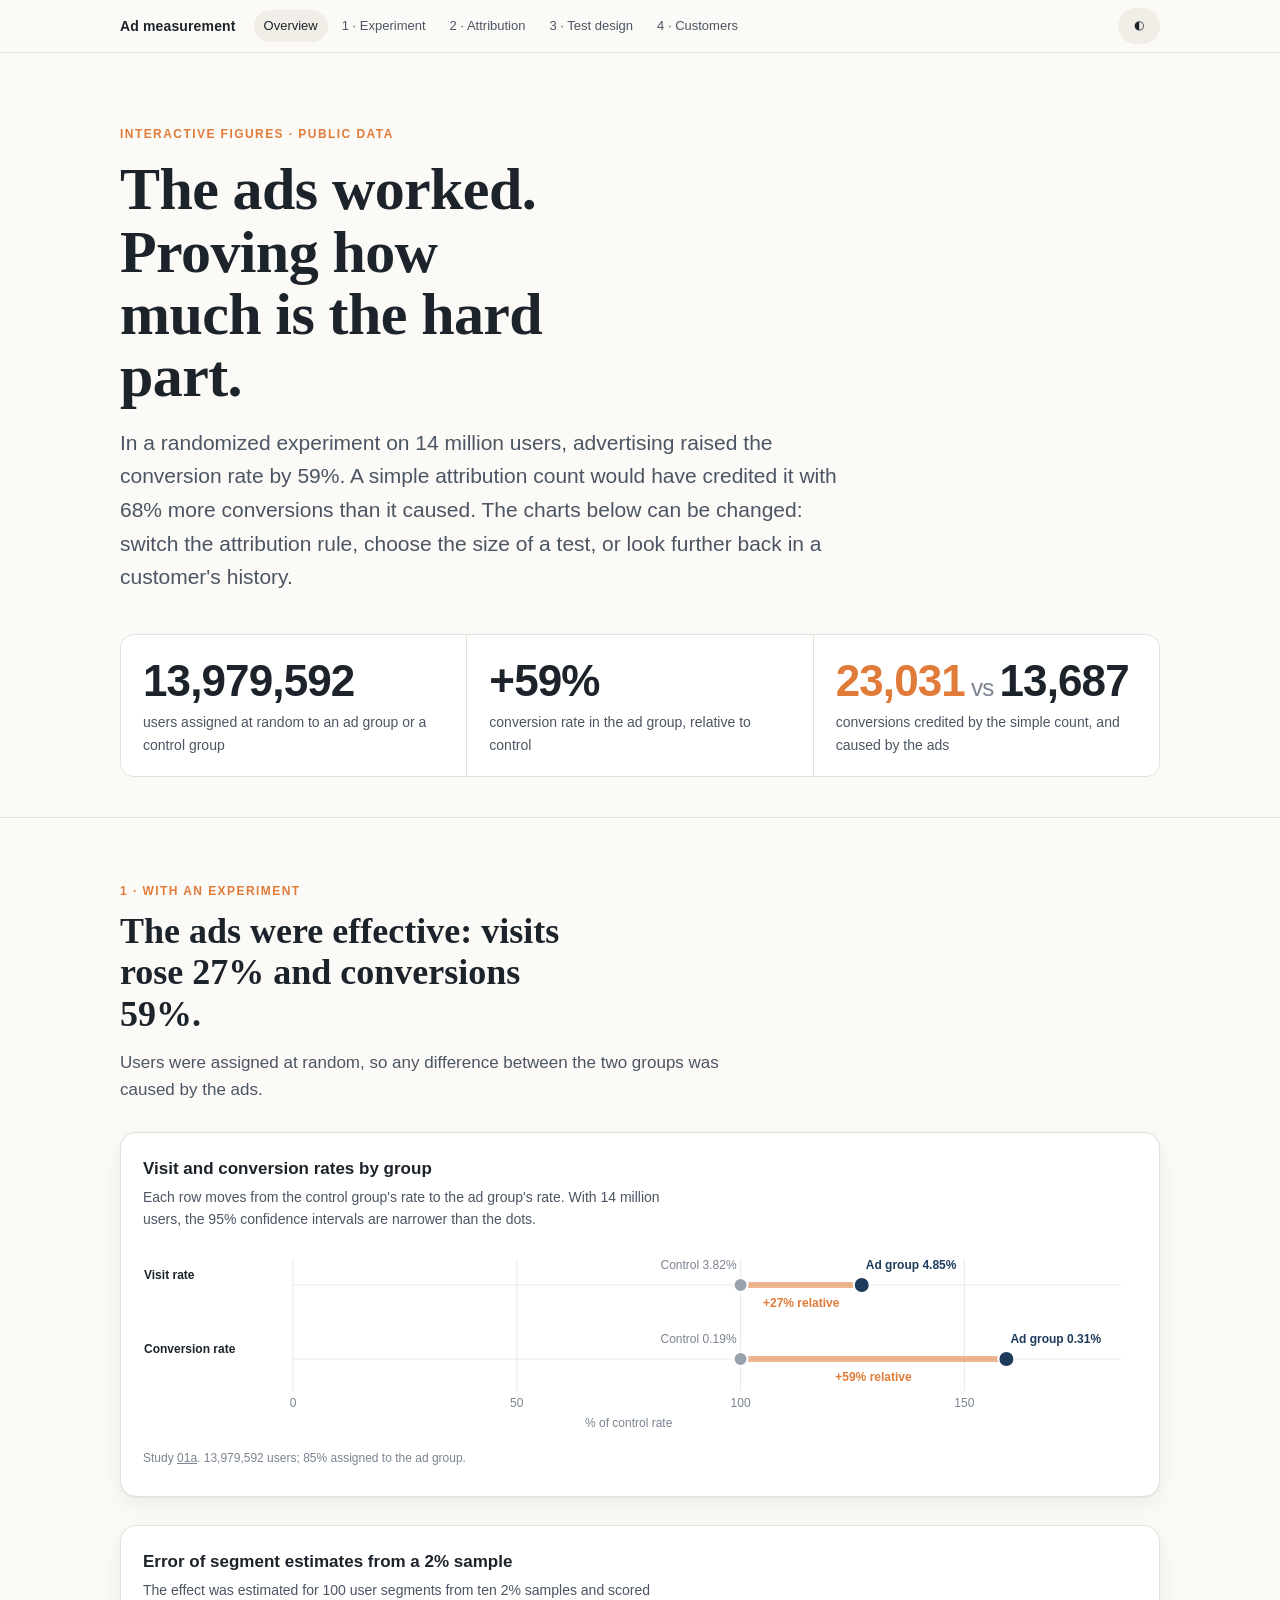
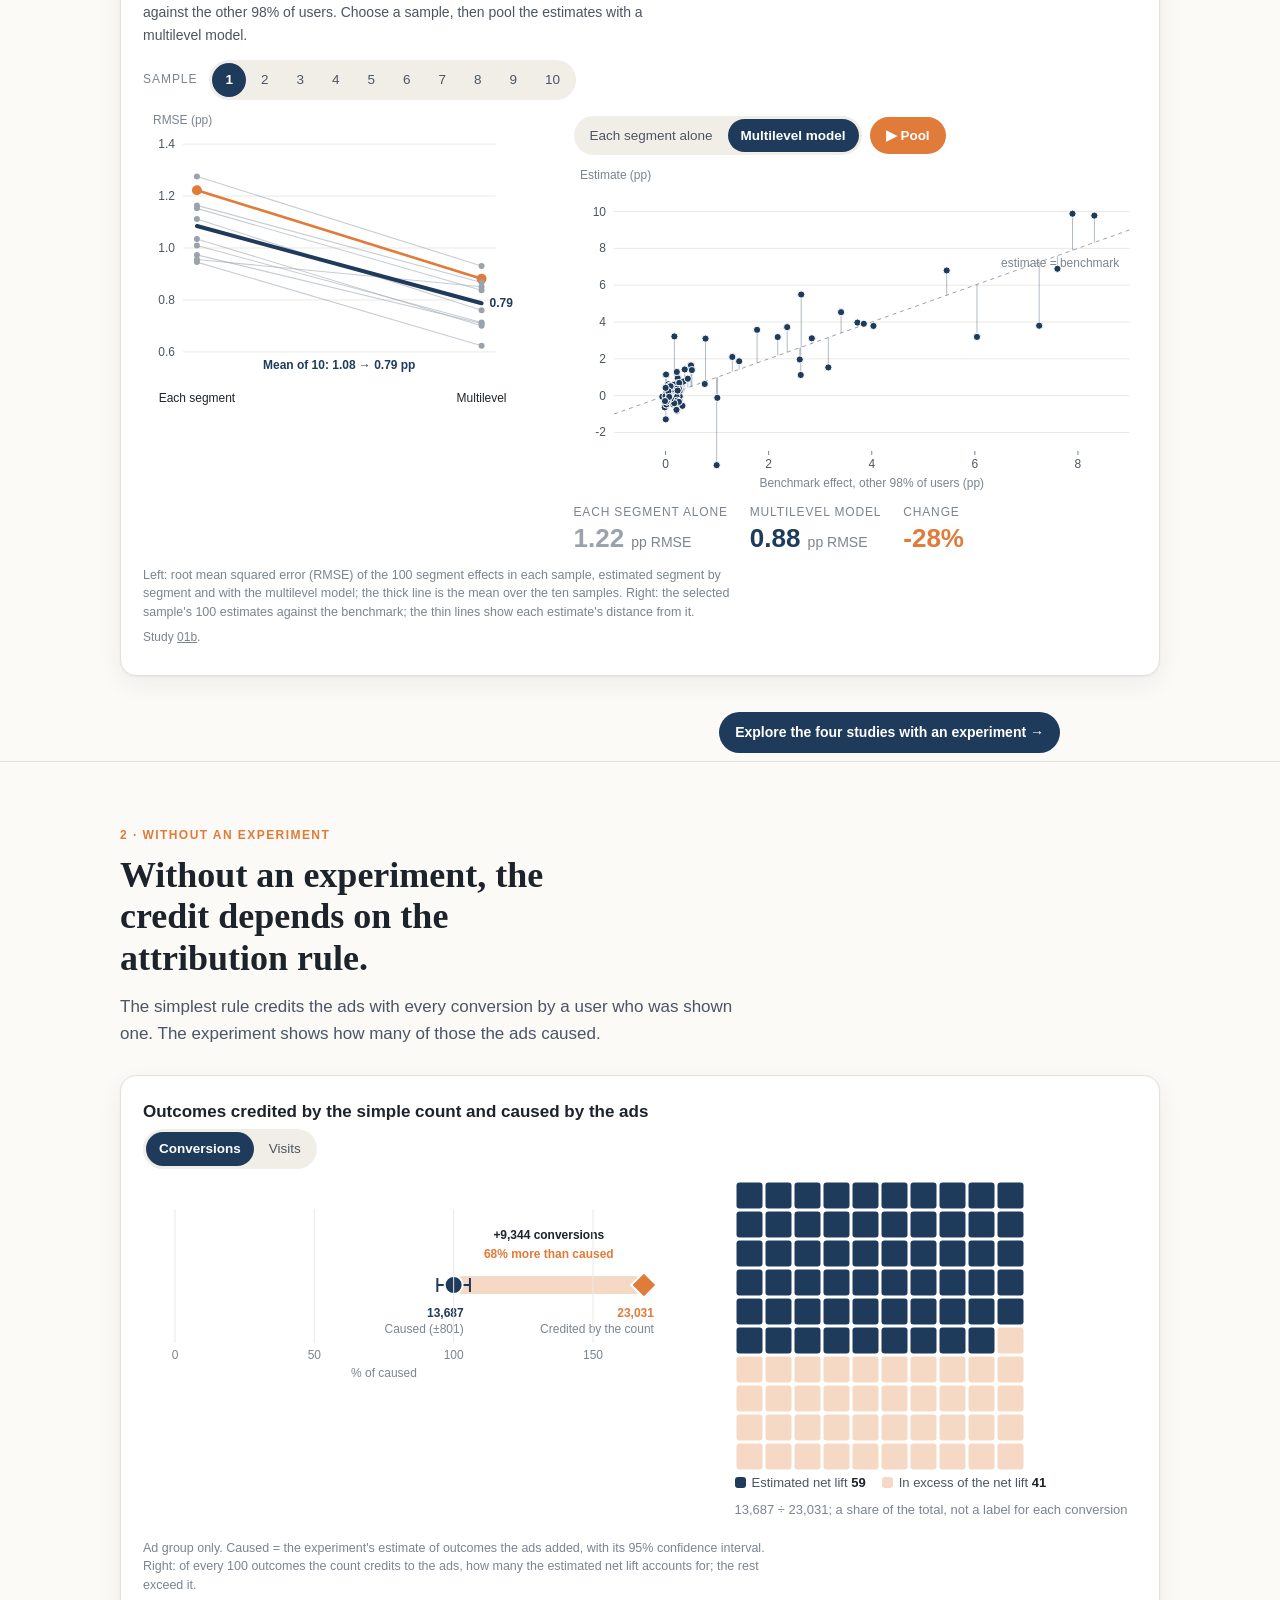
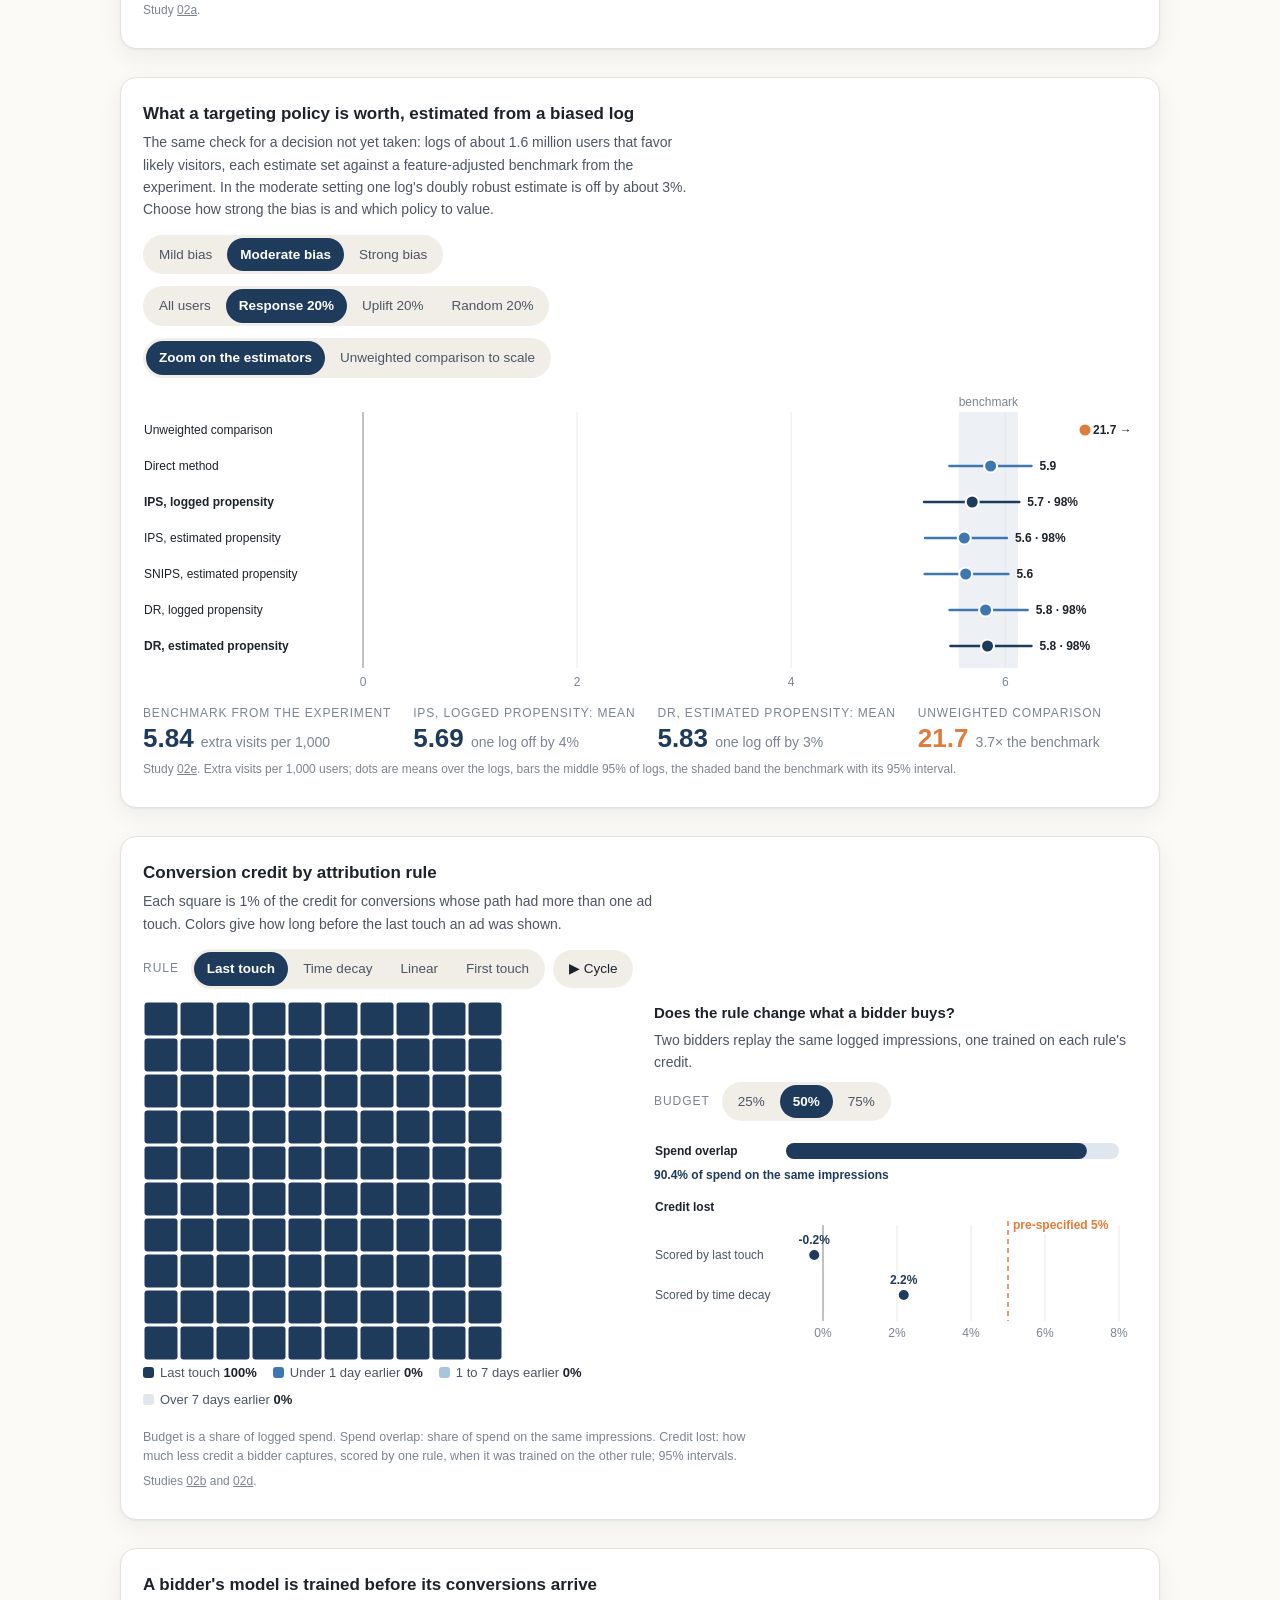
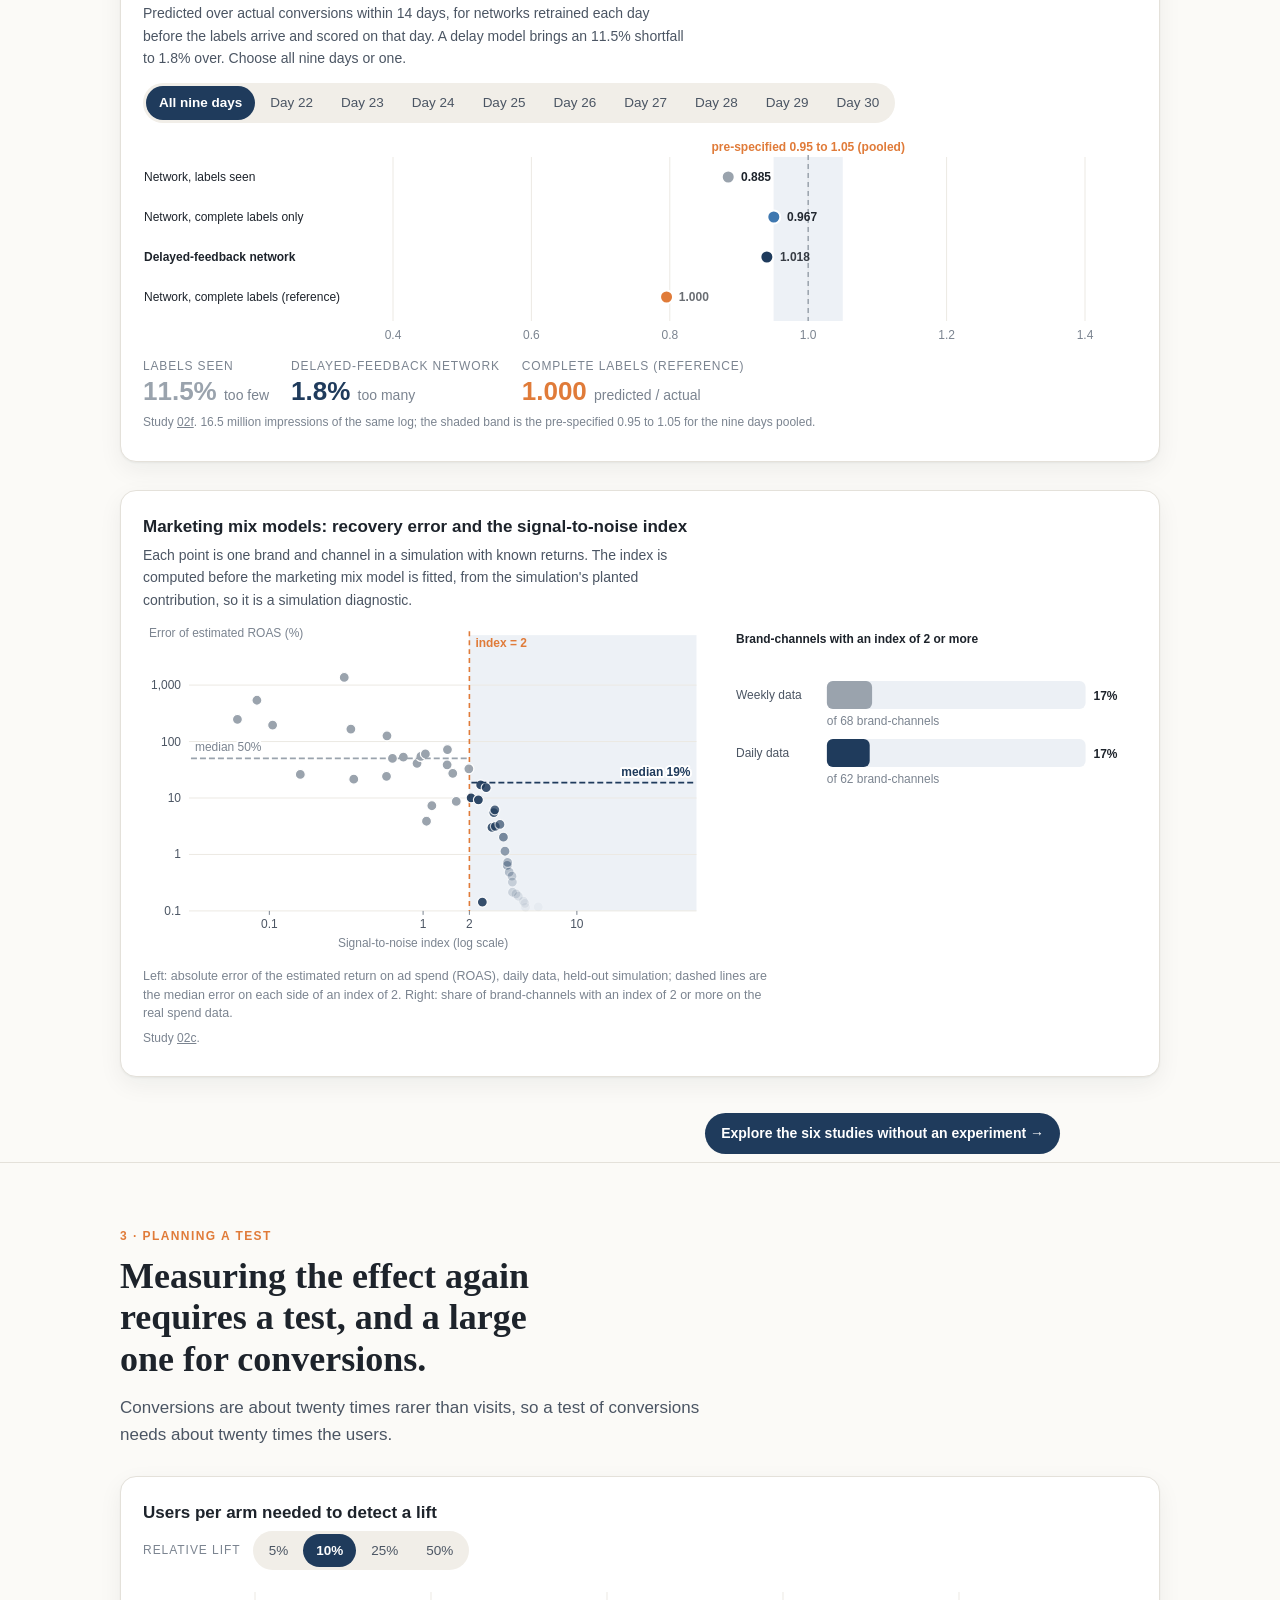
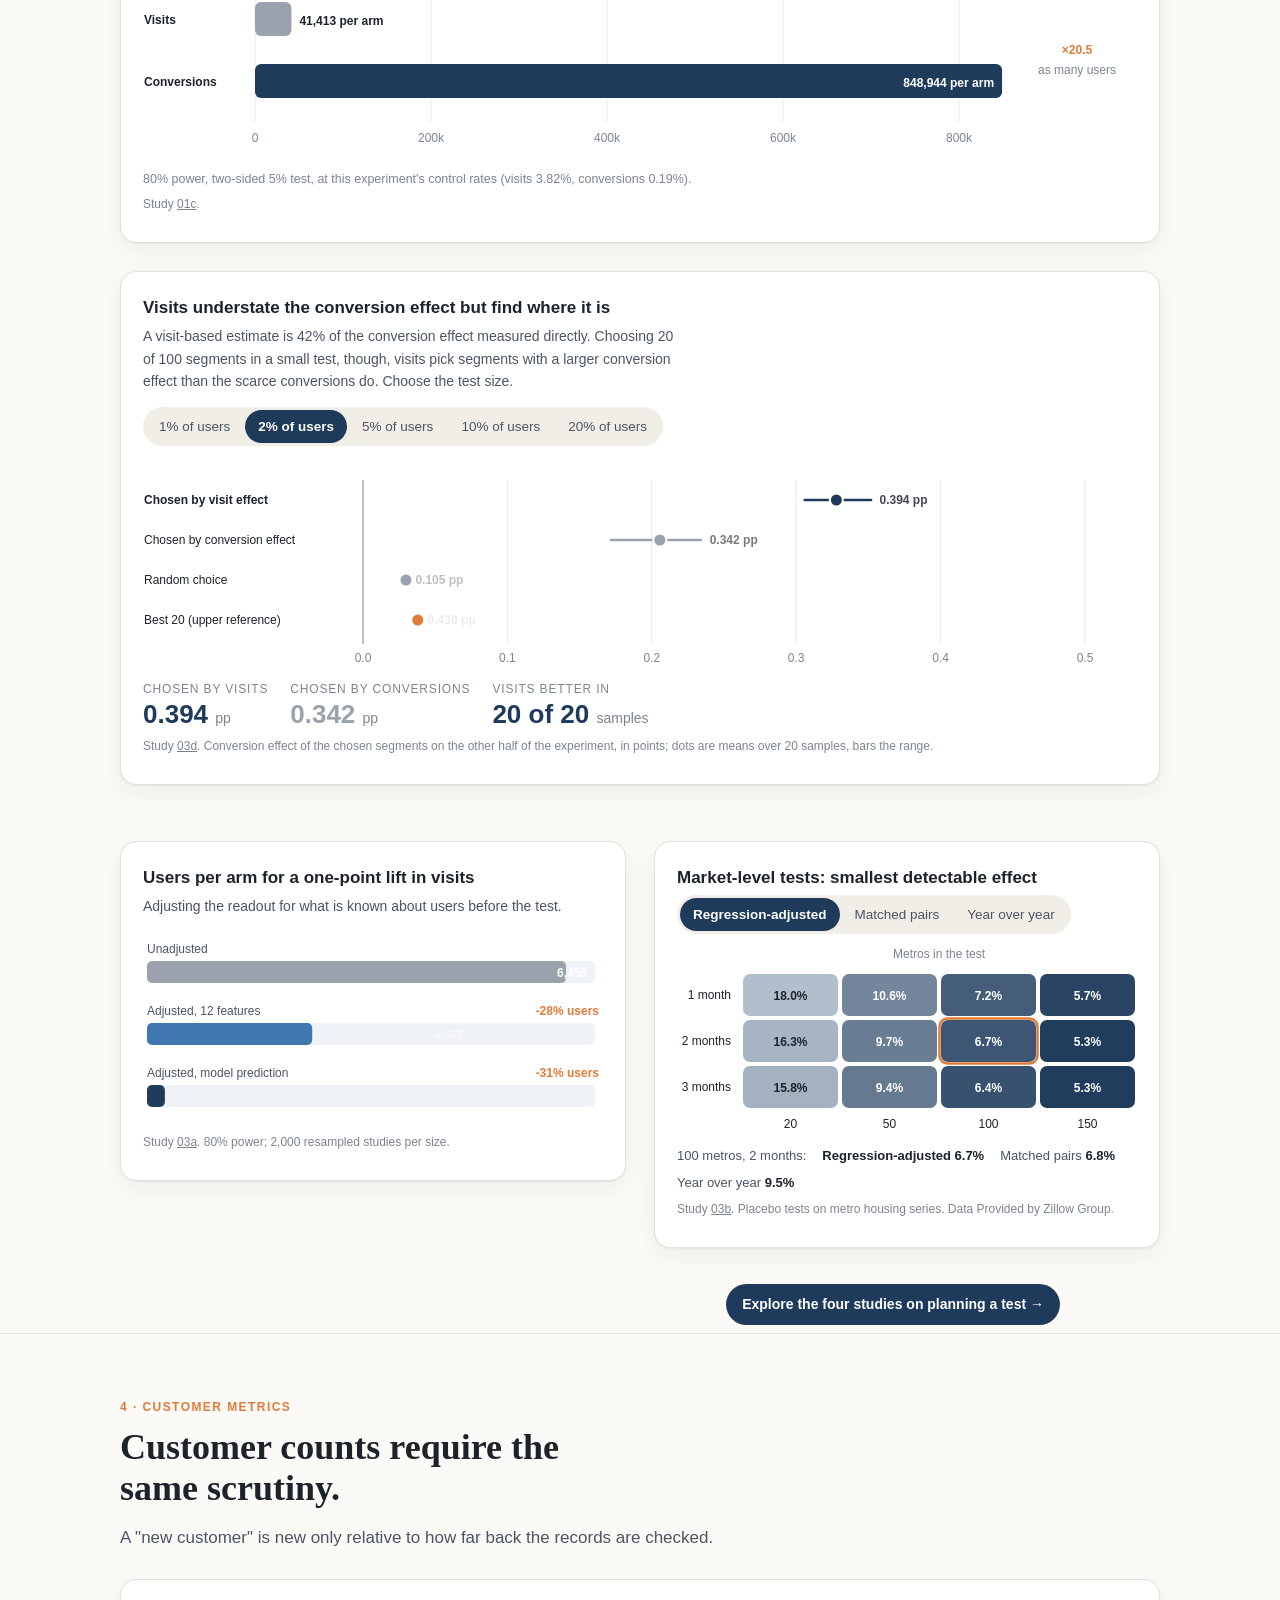
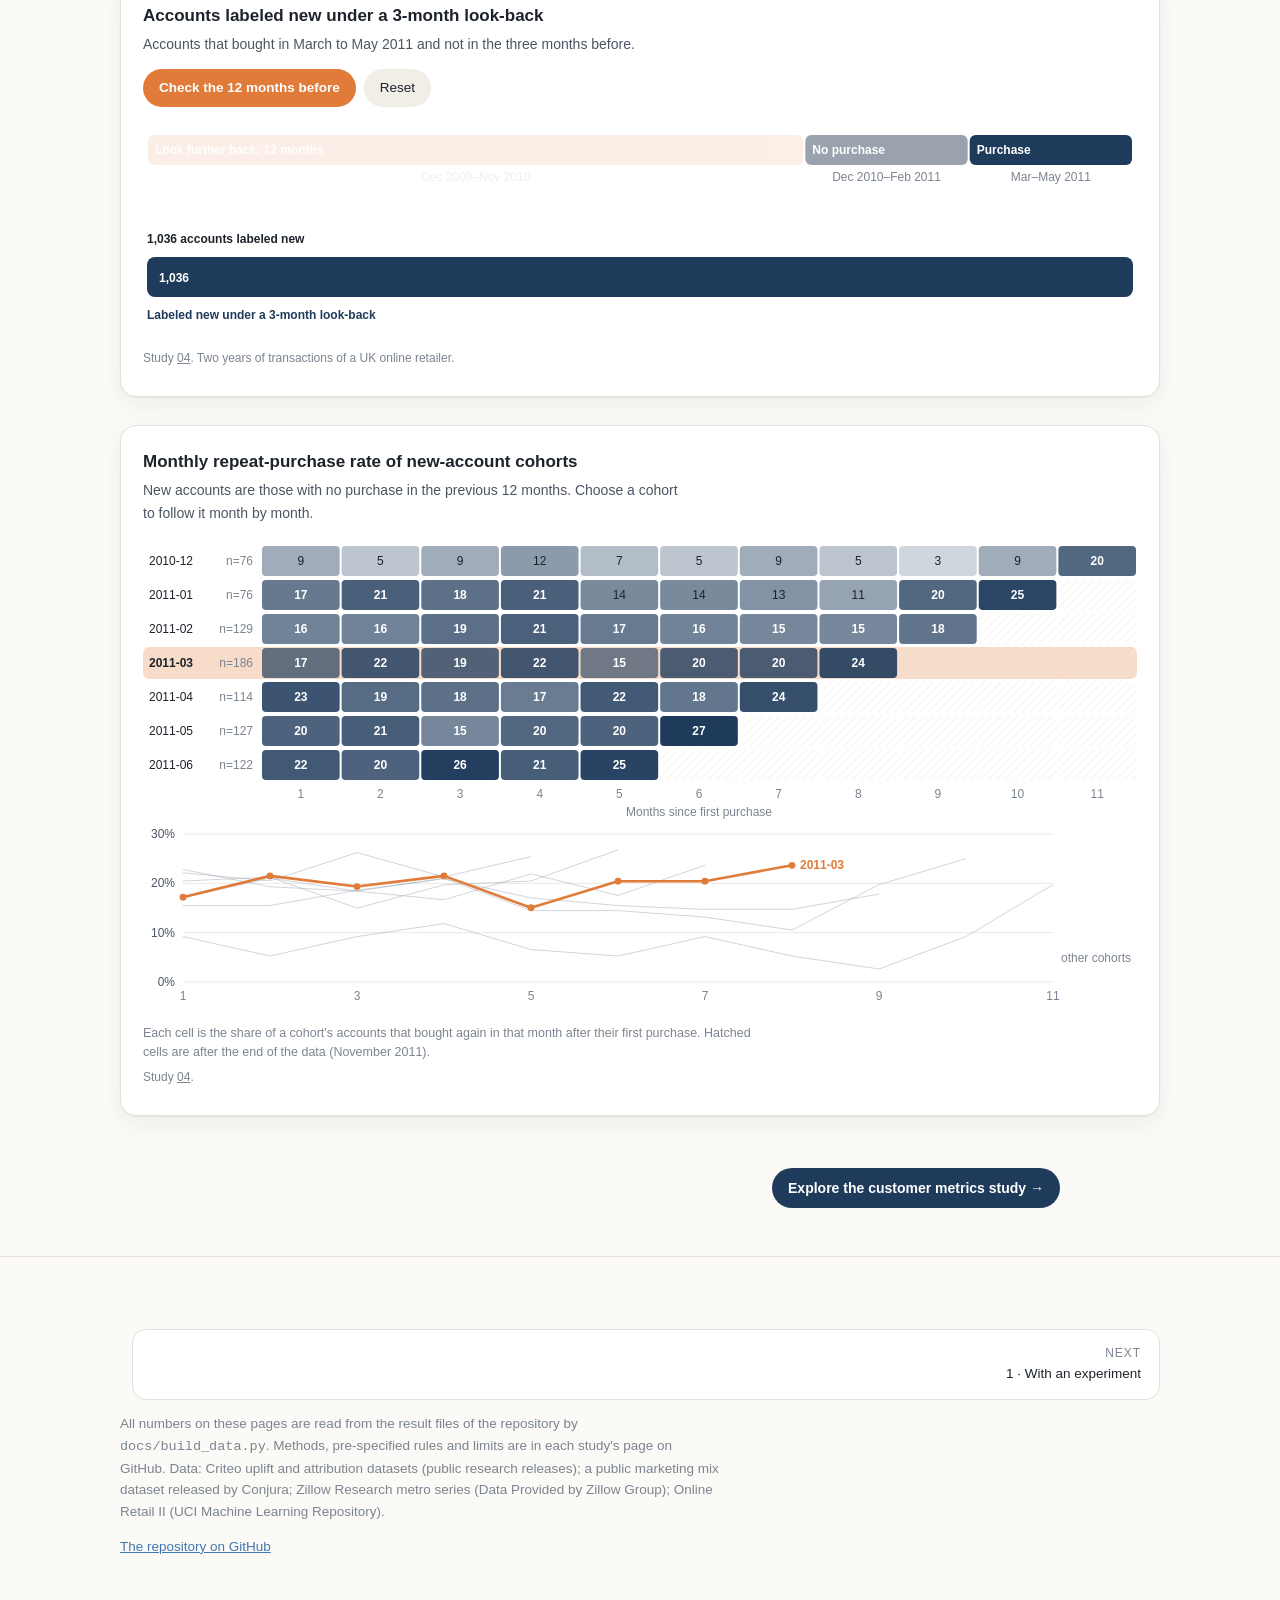
<file: docs/index.html>
<!doctype html>
<html lang="en">
<head>
<meta charset="utf-8">
<meta name="viewport" content="width=device-width, initial-scale=1">
<title>Ad Measurement Explorer</title>
<meta name="description" content="Interactive figures for a study of advertising measurement on public data.">
<link rel="stylesheet" href="assets/site.css">
</head>
<body data-page="index">
<div class="top"><div class="wrap">
  <a class="brand" href="index.html" style="color:inherit;text-decoration:none">Ad measurement</a>
  <nav id="nav"><a href="index.html" data-page="index">Overview</a><a href="01.html" data-page="01">1 · Experiment</a><a href="02.html" data-page="02">2 · Attribution</a><a href="03.html" data-page="03">3 · Test design</a><a href="04.html" data-page="04">4 · Customers</a></nav>
  <button class="btn ghost toggle-theme" id="theme" type="button" aria-label="Switch light or dark theme">◐</button>
</div></div>
<header class="hero"><div class="wrap">
  <div class="kicker">Interactive figures · public data</div>
  <h1 class="serif">The ads worked. Proving how much is the hard part.</h1>
  <p class="dek">In a randomized experiment on 14 million users, advertising raised the conversion rate by 59%. A simple attribution count would have credited it with 68% more conversions than it caused. The charts below can be changed: switch the attribution rule, choose the size of a test, or look further back in a customer's history.</p>
  <div class="stats">
    <div class="stat"><div class="n" data-count="users">0</div><div class="l">users assigned at random to an ad group or a control group</div></div>
    <div class="stat"><div class="n">+<span data-count="convLift">0</span>%</div><div class="l">conversion rate in the ad group, relative to control</div></div>
    <div class="stat"><div class="n"><span class="o" data-count="credited">0</span><span class="vs">vs</span><span data-count="caused">0</span></div><div class="l">conversions credited by the simple count, and caused by the ads</div></div>
  </div>
</div></header>

<!-- ============================== 1 ============================== -->
<section class="part" id="effect"><div class="wrap">
  <div class="kicker">1 · With an experiment</div>
  <h2 class="serif">The ads were effective: visits rose 27% and conversions 59%.</h2>
  <p class="lead">Users were assigned at random, so any difference between the two groups was caused by the ads.</p>

  <div class="card">
    <h3>Visit and conversion rates by group</h3>
    <p class="sub">Each row moves from the control group's rate to the ad group's rate. With 14 million users, the 95% confidence intervals are narrower than the dots.</p>
    <div id="c-rates"></div>
    <p class="src">Study <a href="https://github.com/lyz44git/ad-measurement-and-metrics/tree/main/01_with_an_experiment/01a_ad_incrementality">01a</a>. 13,979,592 users; 85% assigned to the ad group.</p>
  </div>

  <div class="card">
    <h3>Error of segment estimates from a 2% sample</h3>
    <p class="sub">The effect was estimated for 100 user segments from ten 2% samples and scored against the other 98% of users. Choose a sample, then pool the estimates with a multilevel model.</p>
    <div class="ctrl"><span class="lab">Sample</span><div class="seg" id="seg-samples"></div></div>
    <div class="row2 w">
      <div><div id="c-slope"></div></div>
      <div>
        <div class="ctrl"><div class="seg" id="seg-pool"><button type="button" data-v="nopool">Each segment alone</button><button type="button" data-v="bayes">Multilevel model</button></div><button class="btn" id="play-pool" type="button">▶ Pool</button></div>
        <div id="c-scatter"></div>
        <div class="readout" id="ro-seg"></div>
      </div>
    </div>
    <p class="note">Left: root mean squared error (RMSE) of the 100 segment effects in each sample, estimated segment by segment and with the multilevel model; the thick line is the mean over the ten samples. Right: the selected sample's 100 estimates against the benchmark; the thin lines show each estimate's distance from it.</p>
    <p class="src">Study <a href="https://github.com/lyz44git/ad-measurement-and-metrics/tree/main/01_with_an_experiment/01b_bayesian_segment_effects">01b</a>.</p>
  </div>
</div></section>

<!-- ============================== 2 ============================== -->
<div class="wrap explore"><a href="01.html">Explore the four studies with an experiment →</a></div>
<section class="part" id="credit"><div class="wrap">
  <div class="kicker">2 · Without an experiment</div>
  <h2 class="serif">Without an experiment, the credit depends on the attribution rule.</h2>
  <p class="lead">The simplest rule credits the ads with every conversion by a user who was shown one. The experiment shows how many of those the ads caused.</p>

  <div class="card">
    <h3>Outcomes credited by the simple count and caused by the ads</h3>
    <div class="ctrl"><div class="seg" id="seg-gap"><button type="button" data-v="conversion">Conversions</button><button type="button" data-v="visit">Visits</button></div></div>
    <div class="row2 v">
      <div id="c-gap"></div>
      <div><div id="c-hundred"></div><div class="legend" id="lg-hundred"></div></div>
    </div>
    <p class="note">Ad group only. Caused = the experiment's estimate of outcomes the ads added, with its 95% confidence interval. Right: of every 100 outcomes the count credits to the ads, how many the estimated net lift accounts for; the rest exceed it.</p>
    <p class="src">Study <a href="https://github.com/lyz44git/ad-measurement-and-metrics/tree/main/02_without_an_experiment/02a_attribution_metric_validation">02a</a>.</p>
  </div>

  <div class="card">
    <h3>What a targeting policy is worth, estimated from a biased log</h3>
    <p class="sub">The same check for a decision not yet taken: logs of about 1.6 million users that favor likely visitors, each estimate set against a feature-adjusted benchmark from the experiment. In the moderate setting one log's doubly robust estimate is off by about 3%. Choose how strong the bias is and which policy to value.</p>
    <div class="ctrl"><div class="seg" id="seg-02e-set"></div></div><div class="ctrl"><div class="seg" id="seg-02e-pol"></div></div><div class="ctrl"><div class="seg" id="seg-02e-zoom"></div></div><div id="c-02e"></div><div class="readout" id="ro-02e"></div>
    <p class="src">Study <a href="https://github.com/lyz44git/ad-measurement-and-metrics/tree/main/02_without_an_experiment/02e_off_policy_evaluation">02e</a>. Extra visits per 1,000 users; dots are means over the logs, bars the middle 95% of logs, the shaded band the benchmark with its 95% interval.</p>
  </div>

  <div class="card">
    <h3>Conversion credit by attribution rule</h3>
    <p class="sub">Each square is 1% of the credit for conversions whose path had more than one ad touch. Colors give how long before the last touch an ad was shown.</p>
    <div class="ctrl"><span class="lab">Rule</span><div class="seg" id="seg-rule"><button type="button" data-v="cr_last">Last touch</button><button type="button" data-v="cr_decay">Time decay</button><button type="button" data-v="cr_linear">Linear</button><button type="button" data-v="cr_first">First touch</button></div><button class="btn ghost" id="play-rule" type="button">▶ Cycle</button></div>
    <div class="row2">
      <div><div id="c-waffle"></div><div class="legend" id="lg-waffle"></div></div>
      <div>
        <h3 style="font-size:15px">Does the rule change what a bidder buys?</h3>
        <p class="sub" style="margin-bottom:8px">Two bidders replay the same logged impressions, one trained on each rule's credit.</p>
        <div class="ctrl"><span class="lab">Budget</span><div class="seg" id="seg-budget"><button type="button" data-v="0.25">25%</button><button type="button" data-v="0.5">50%</button><button type="button" data-v="0.75">75%</button></div></div>
        <div id="c-bid"></div>
      </div>
    </div>
    <p class="note">Budget is a share of logged spend. Spend overlap: share of spend on the same impressions. Credit lost: how much less credit a bidder captures, scored by one rule, when it was trained on the other rule; 95% intervals.</p>
    <p class="src">Studies <a href="https://github.com/lyz44git/ad-measurement-and-metrics/tree/main/02_without_an_experiment/02b_multi_touch_attribution">02b</a> and <a href="https://github.com/lyz44git/ad-measurement-and-metrics/tree/main/02_without_an_experiment/02d_attribution_and_bidding">02d</a>.</p>
  </div>

  <div class="card">
    <h3>A bidder's model is trained before its conversions arrive</h3>
    <p class="sub">Predicted over actual conversions within 14 days, for networks retrained each day before the labels arrive and scored on that day. A delay model brings an 11.5% shortfall to 1.8% over. Choose all nine days or one.</p>
    <div class="ctrl"><div class="seg" id="seg-02f-cal"></div></div><div id="c-02f-cal"></div><div class="readout" id="ro-02f-cal"></div>
    <p class="src">Study <a href="https://github.com/lyz44git/ad-measurement-and-metrics/tree/main/02_without_an_experiment/02f_delayed_conversions">02f</a>. 16.5 million impressions of the same log; the shaded band is the pre-specified 0.95 to 1.05 for the nine days pooled.</p>
  </div>

  <div class="card">
    <h3>Marketing mix models: recovery error and the signal-to-noise index</h3>
    <p class="sub">Each point is one brand and channel in a simulation with known returns. The index is computed before the marketing mix model is fitted, from the simulation's planted contribution, so it is a simulation diagnostic.</p>
    <div class="row2 v">
      <div id="c-mmm"></div>
      <div><div id="c-share"></div></div>
    </div>
    <p class="note">Left: absolute error of the estimated return on ad spend (ROAS), daily data, held-out simulation; dashed lines are the median error on each side of an index of 2. Right: share of brand-channels with an index of 2 or more on the real spend data.</p>
    <p class="src">Study <a href="https://github.com/lyz44git/ad-measurement-and-metrics/tree/main/02_without_an_experiment/02c_marketing_mix_modeling">02c</a>.</p>
  </div>
</div></section>

<!-- ============================== 3 ============================== -->
<div class="wrap explore"><a href="02.html">Explore the six studies without an experiment →</a></div>
<section class="part" id="tests"><div class="wrap">
  <div class="kicker">3 · Planning a test</div>
  <h2 class="serif">Measuring the effect again requires a test, and a large one for conversions.</h2>
  <p class="lead">Conversions are about twenty times rarer than visits, so a test of conversions needs about twenty times the users.</p>

  <div class="card">
    <h3>Users per arm needed to detect a lift</h3>
    <div class="ctrl"><span class="lab">Relative lift</span><div class="seg" id="seg-lift"></div></div>
    <div id="c-size"></div>
    <p class="note">80% power, two-sided 5% test, at this experiment's control rates (visits 3.82%, conversions 0.19%).</p>
    <p class="src">Study <a href="https://github.com/lyz44git/ad-measurement-and-metrics/tree/main/01_with_an_experiment/01c_sql_metric_readout">01c</a>.</p>
  </div>

  <div class="card">
    <h3>Visits understate the conversion effect but find where it is</h3>
    <p class="sub">A visit-based estimate is 42% of the conversion effect measured directly. Choosing 20 of 100 segments in a small test, though, visits pick segments with a larger conversion effect than the scarce conversions do. Choose the test size.</p>
    <div class="ctrl"><div class="seg" id="seg-03d-choice"></div></div><div id="c-03d-choice"></div><div class="readout" id="ro-03d-choice"></div>
    <p class="src">Study <a href="https://github.com/lyz44git/ad-measurement-and-metrics/tree/main/03_planning_a_test/03d_surrogate_outcome">03d</a>. Conversion effect of the chosen segments on the other half of the experiment, in points; dots are means over 20 samples, bars the range.</p>
  </div>

  <div class="row2">
    <div class="card">
      <h3>Users per arm for a one-point lift in visits</h3>
      <p class="sub">Adjusting the readout for what is known about users before the test.</p>
      <div id="c-cov"></div>
      <p class="src">Study <a href="https://github.com/lyz44git/ad-measurement-and-metrics/tree/main/03_planning_a_test/03a_lift_study_sizing">03a</a>. 80% power; 2,000 resampled studies per size.</p>
    </div>
    <div class="card">
      <h3>Market-level tests: smallest detectable effect</h3>
      <div class="ctrl"><div class="seg" id="seg-geo"><button type="button" data-v="adjusted">Regression-adjusted</button><button type="button" data-v="pairs">Matched pairs</button><button type="button" data-v="yoy">Year over year</button></div></div>
      <div id="c-geo"></div>
      <div id="c-geo-ro"></div>
      <p class="src">Study <a href="https://github.com/lyz44git/ad-measurement-and-metrics/tree/main/03_planning_a_test/03b_geo_experiment_design">03b</a>. Placebo tests on metro housing series. Data Provided by Zillow Group.</p>
    </div>
  </div>
</div></section>

<!-- ============================== 4 ============================== -->
<div class="wrap explore"><a href="03.html">Explore the four studies on planning a test →</a></div>
<section class="part" id="customers"><div class="wrap">
  <div class="kicker">4 · Customer metrics</div>
  <h2 class="serif">Customer counts require the same scrutiny.</h2>
  <p class="lead">A "new customer" is new only relative to how far back the records are checked.</p>

  <div class="card">
    <h3>Accounts labeled new under a 3-month look-back</h3>
    <p class="sub">Accounts that bought in March to May 2011 and not in the three months before.</p>
    <div class="ctrl"><button class="btn" id="btn-look" type="button">Check the 12 months before</button><button class="btn ghost" id="btn-reset" type="button">Reset</button></div>
    <div id="c-timeline"></div>
    <div id="c-newbar"></div>
    <p class="src">Study <a href="https://github.com/lyz44git/ad-measurement-and-metrics/tree/main/04_customer_metrics_retention">04</a>. Two years of transactions of a UK online retailer.</p>
  </div>

  <div class="card">
    <h3>Monthly repeat-purchase rate of new-account cohorts</h3>
    <p class="sub">New accounts are those with no purchase in the previous 12 months. Choose a cohort to follow it month by month.</p>
    <div id="c-heat"></div>
    <div id="c-curve"></div>
    <p class="note">Each cell is the share of a cohort's accounts that bought again in that month after their first purchase. Hatched cells are after the end of the data (November 2011).</p>
    <p class="src">Study <a href="https://github.com/lyz44git/ad-measurement-and-metrics/tree/main/04_customer_metrics_retention">04</a>.</p>
  </div>
</div></section>
<div class="wrap explore" style="margin-top:8px"><a href="04.html">Explore the customer metrics study →</a></div>
<footer><div class="wrap">
  <div class="pager"><span></span><a class="next" href="01.html"><small>Next</small>1 · With an experiment</a></div>
  <p>All numbers on these pages are read from the result files of the repository by <code>docs/build_data.py</code>. Methods, pre-specified rules and limits are in each study's page on GitHub. Data: Criteo uplift and attribution datasets (public research releases); a public marketing mix dataset released by Conjura; Zillow Research metro series (Data Provided by Zillow Group); Online Retail II (UCI Machine Learning Repository).</p>
  <p><a href="https://github.com/lyz44git/ad-measurement-and-metrics">The repository on GitHub</a></p>
</div></footer>
<div id="tip" role="tooltip"></div>
<script src="data.js?v=20261125b"></script>
<script src="assets/explorer.js?v=20261125b"></script>
</body>
</html>
</file>
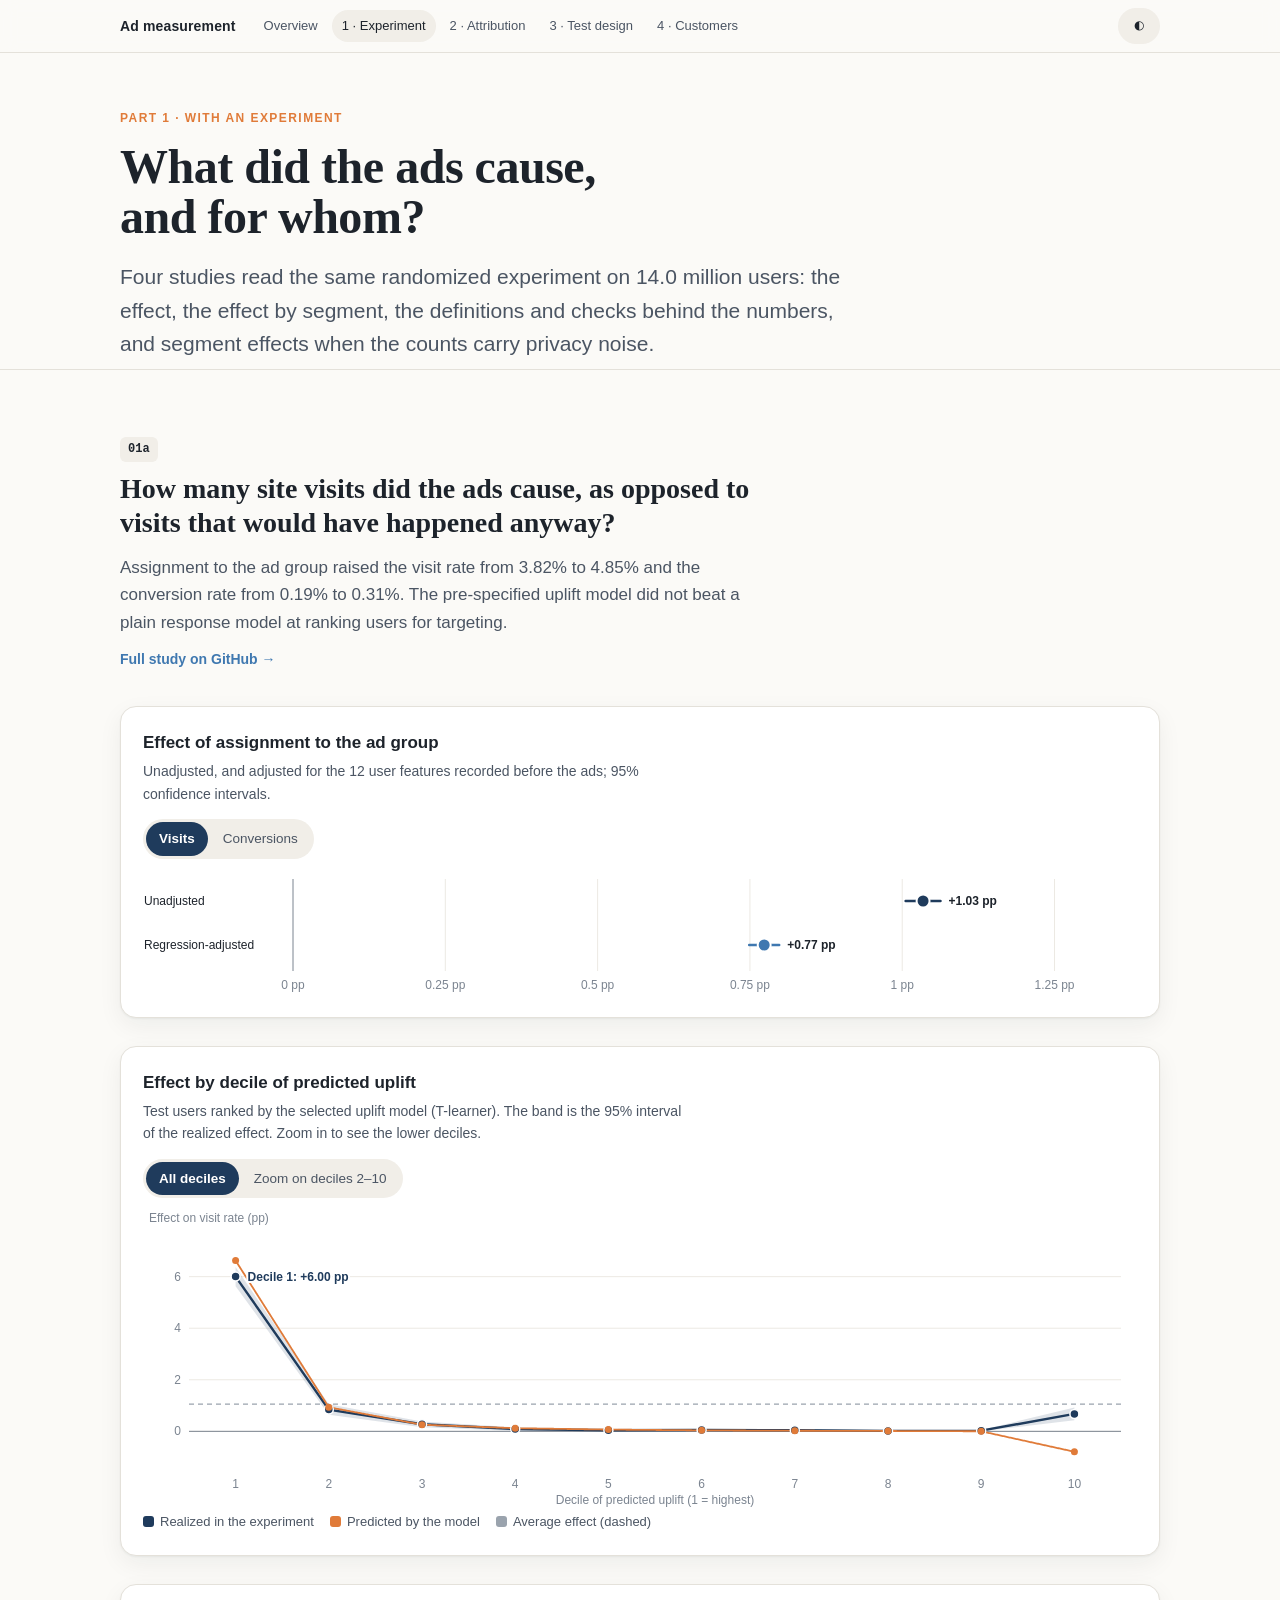
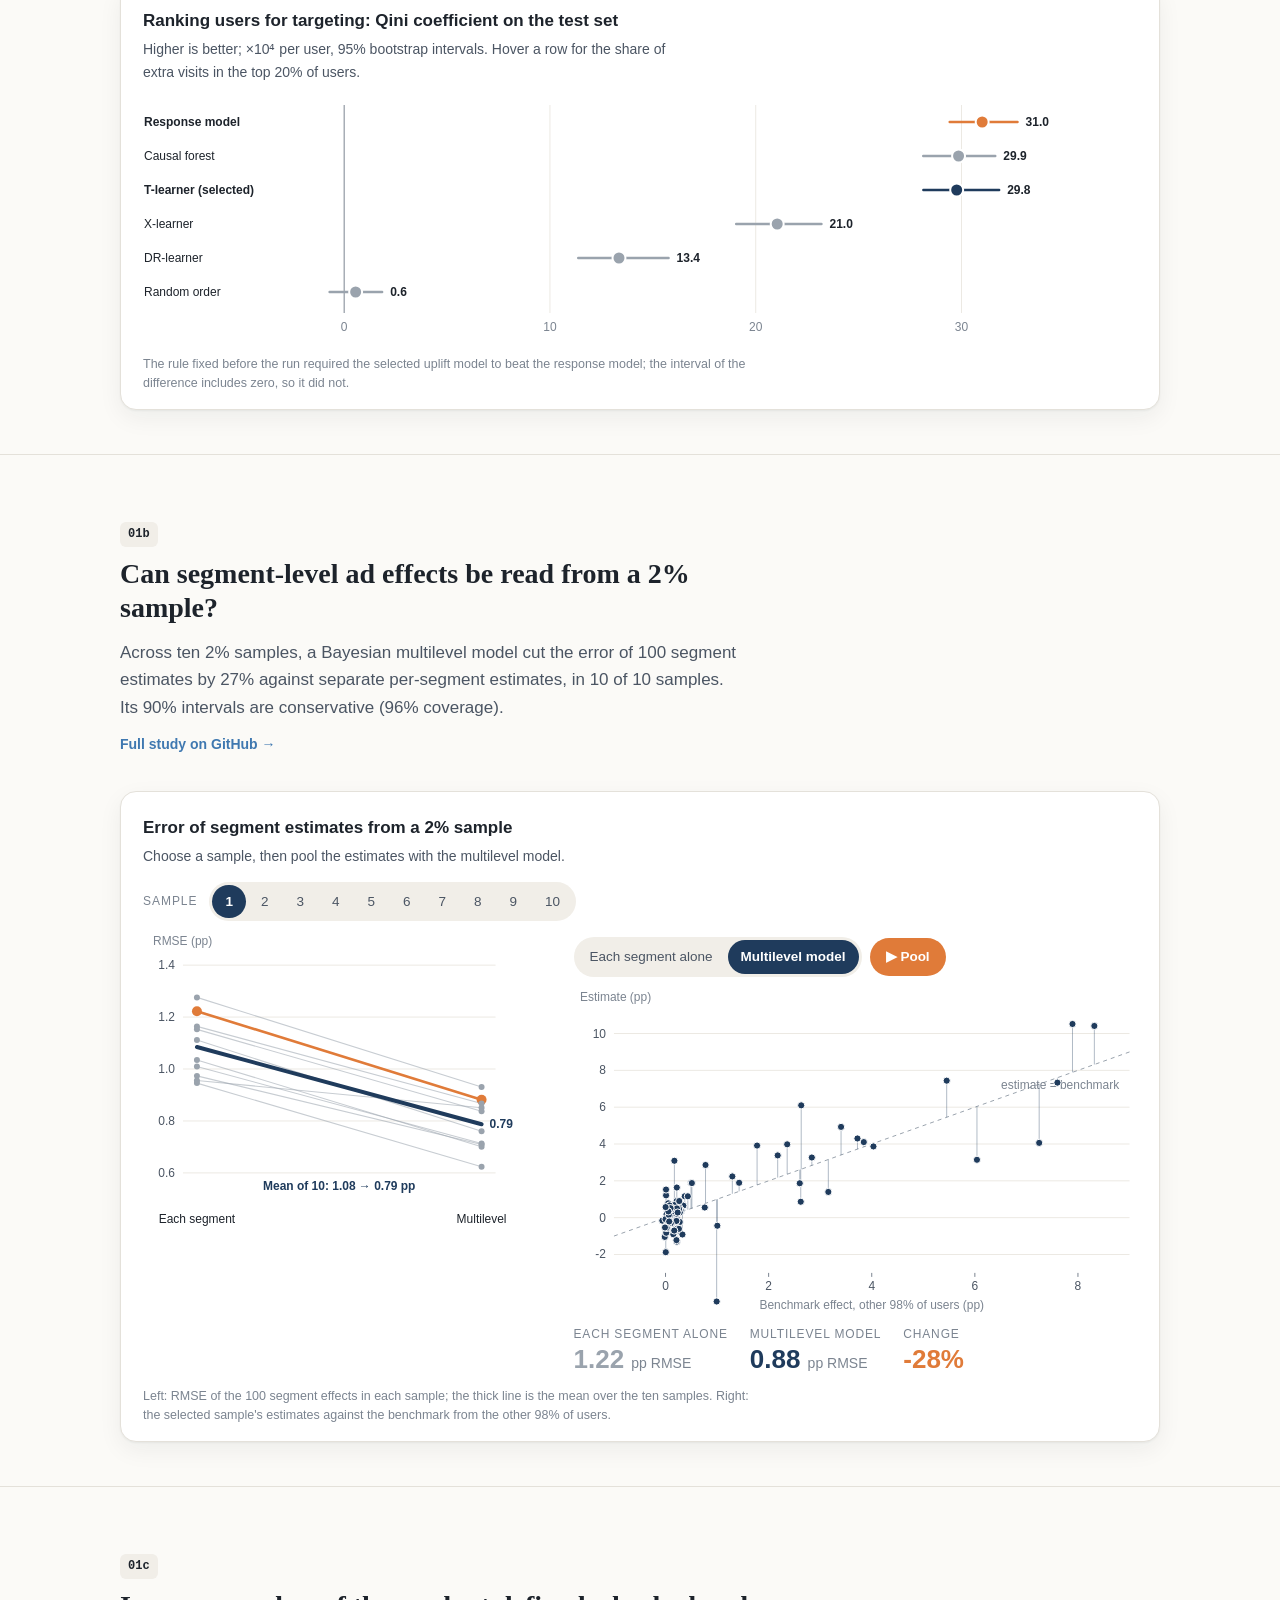
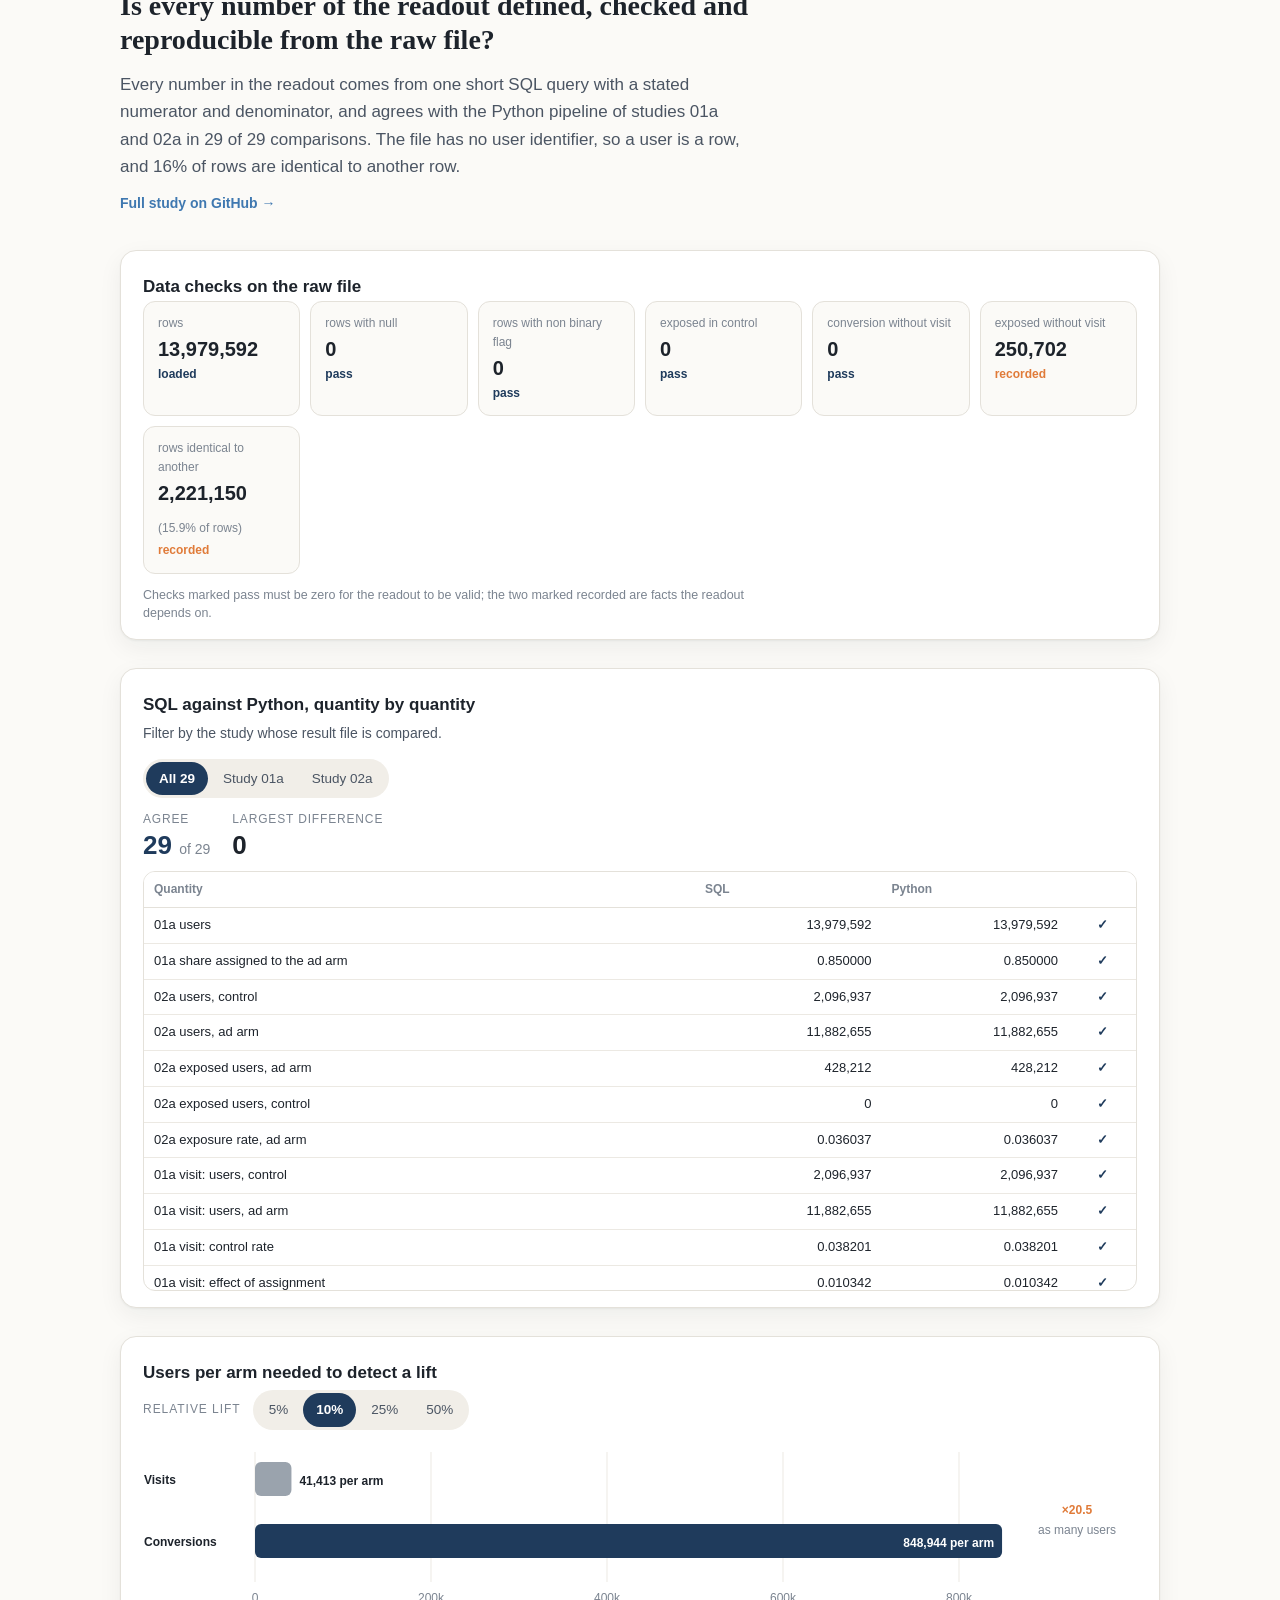
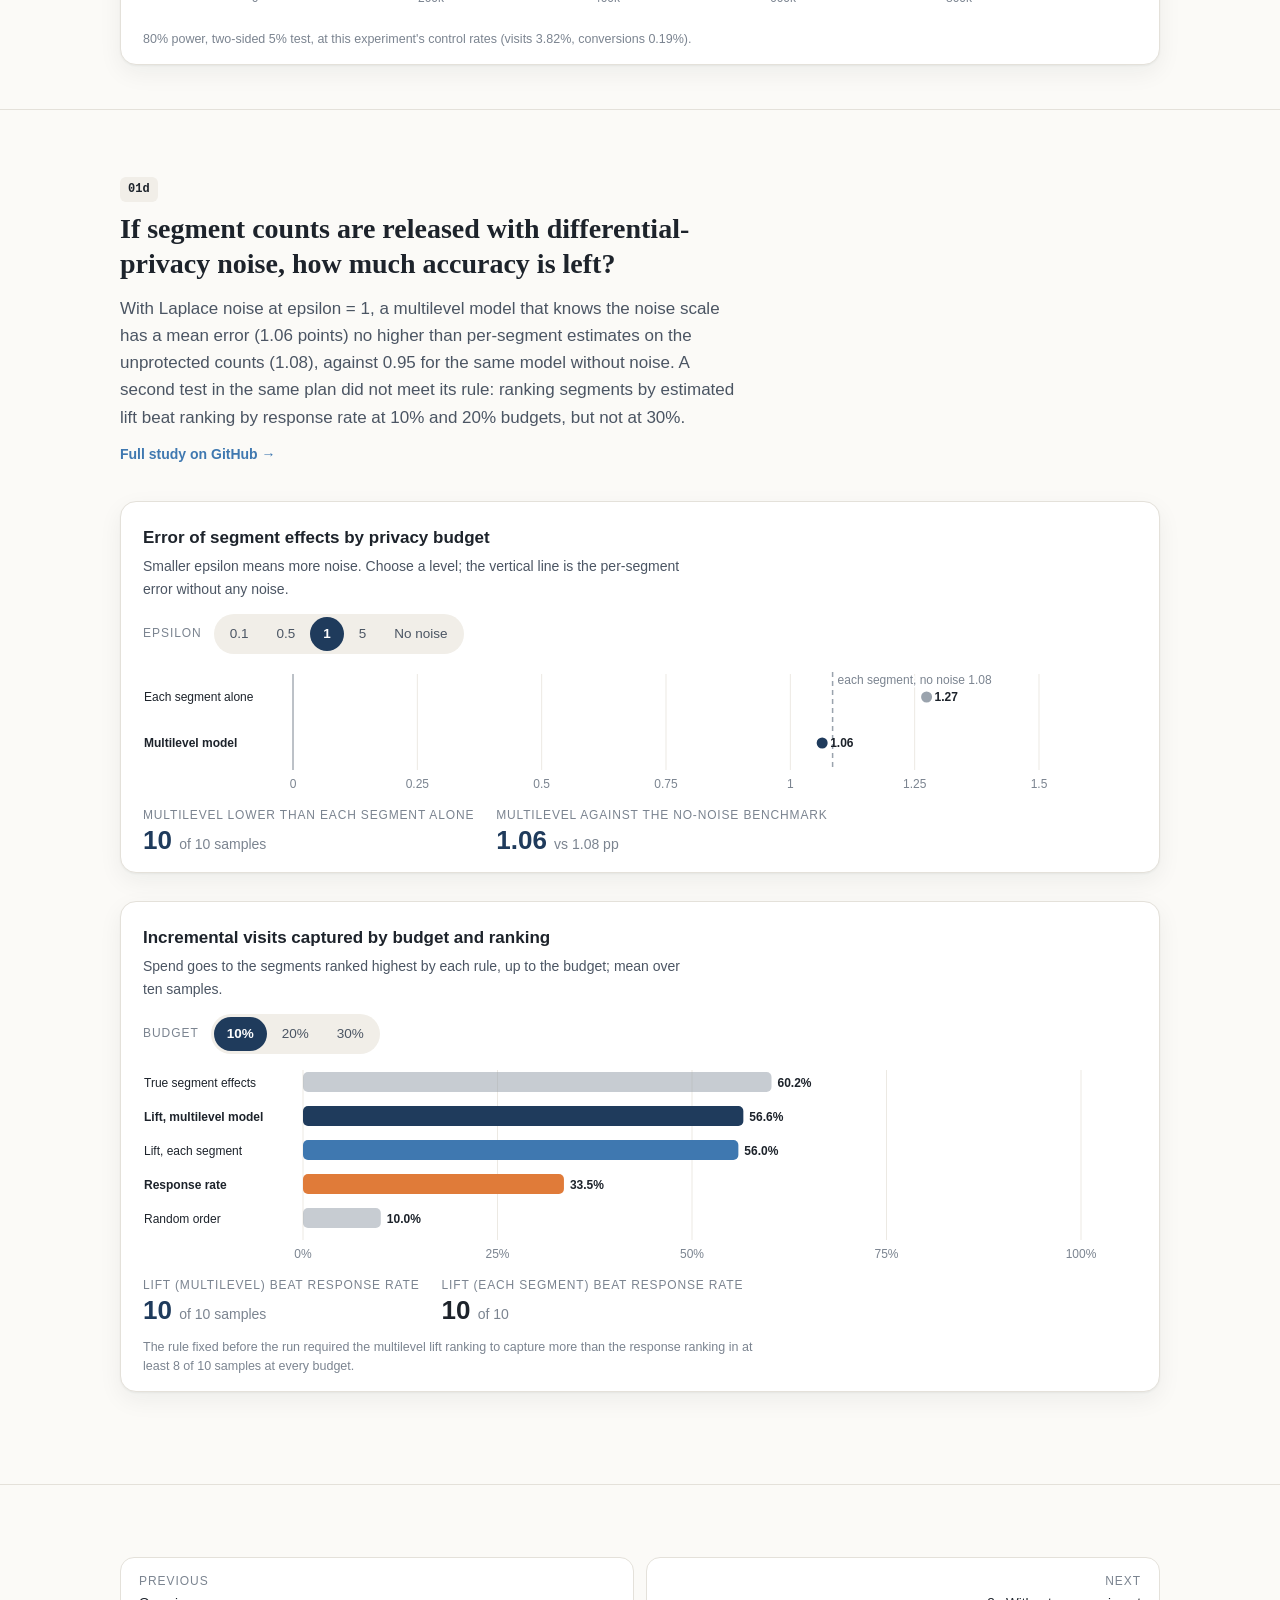
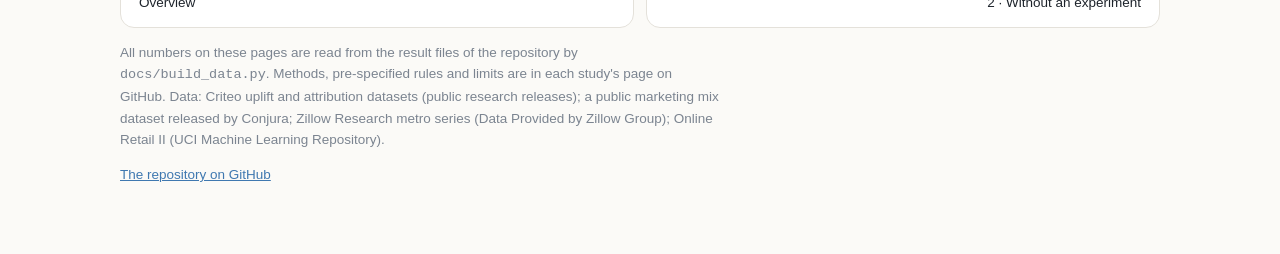
<file: docs/01.html>
<!doctype html>
<html lang="en">
<head>
<meta charset="utf-8">
<meta name="viewport" content="width=device-width, initial-scale=1">
<title>Ad Measurement: Experiment</title>
<meta name="description" content="Interactive figures for the four studies of one randomized ad experiment.">
<link rel="stylesheet" href="assets/site.css">
</head>
<body data-page="01">
<div class="top"><div class="wrap">
  <a class="brand" href="index.html" style="color:inherit;text-decoration:none">Ad measurement</a>
  <nav id="nav"><a href="index.html" data-page="index">Overview</a><a href="01.html" data-page="01">1 · Experiment</a><a href="02.html" data-page="02">2 · Attribution</a><a href="03.html" data-page="03">3 · Test design</a><a href="04.html" data-page="04">4 · Customers</a></nav>
  <button class="btn ghost toggle-theme" id="theme" type="button" aria-label="Switch light or dark theme">◐</button>
</div></div>
<header class="pagehero"><div class="wrap">
  <div class="kicker">Part 1 · With an experiment</div>
  <h1 class="serif">What did the ads cause, and for whom?</h1>
  <p class="dek">Four studies read the same randomized experiment on 14.0 million users: the effect, the effect by segment, the definitions and checks behind the numbers, and segment effects when the counts carry privacy noise.</p>
</div></header>

<section class="part" id="s01a"><div class="wrap">
  <div class="kicker study-k"><span class="code">01a</span></div>
  <h2 class="serif">How many site visits did the ads cause, as opposed to visits that would have happened anyway?</h2>
  <p class="lead">Assignment to the ad group raised the visit rate from 3.82% to 4.85% and the conversion rate from 0.19% to 0.31%. The pre-specified uplift model did not beat a plain response model at ranking users for targeting.</p>
  <a class="gh" href="https://github.com/lyz44git/ad-measurement-and-metrics/tree/main/01_with_an_experiment/01a_ad_incrementality">Full study on GitHub →</a>
  <div class="card">
    <h3>Effect of assignment to the ad group</h3>
    <p class="sub">Unadjusted, and adjusted for the 12 user features recorded before the ads; 95% confidence intervals.</p>
    <div class="ctrl"><div class="seg" id="seg-01a-eff"></div></div><div id="c-01a-eff"></div>
    
    
  </div>  <div class="card">
    <h3>Effect by decile of predicted uplift</h3>
    <p class="sub">Test users ranked by the selected uplift model (T-learner). The band is the 95% interval of the realized effect. Zoom in to see the lower deciles.</p>
    <div class="ctrl"><div class="seg" id="seg-01a-dec"></div></div><div id="c-01a-dec"></div><div class="legend"><span><i style="background:var(--navy)"></i>Realized in the experiment</span><span><i style="background:var(--orange)"></i>Predicted by the model</span><span><i style="background:var(--grey)"></i>Average effect (dashed)</span></div>
    
    
  </div>  <div class="card">
    <h3>Ranking users for targeting: Qini coefficient on the test set</h3>
    <p class="sub">Higher is better; ×10⁴ per user, 95% bootstrap intervals. Hover a row for the share of extra visits in the top 20% of users.</p>
    <div id="c-01a-qini"></div>
    <p class="note">The rule fixed before the run required the selected uplift model to beat the response model; the interval of the difference includes zero, so it did not.</p>
    
  </div>
</div></section>

<section class="part" id="s01b"><div class="wrap">
  <div class="kicker study-k"><span class="code">01b</span></div>
  <h2 class="serif">Can segment-level ad effects be read from a 2% sample?</h2>
  <p class="lead">Across ten 2% samples, a Bayesian multilevel model cut the error of 100 segment estimates by 27% against separate per-segment estimates, in 10 of 10 samples. Its 90% intervals are conservative (96% coverage).</p>
  <a class="gh" href="https://github.com/lyz44git/ad-measurement-and-metrics/tree/main/01_with_an_experiment/01b_bayesian_segment_effects">Full study on GitHub →</a>
  <div class="card">
    <h3>Error of segment estimates from a 2% sample</h3>
    <p class="sub">Choose a sample, then pool the estimates with the multilevel model.</p>
    <div class="ctrl"><span class="lab">Sample</span><div class="seg" id="seg-samples"></div></div><div class="row2 w"><div><div id="c-slope"></div></div><div><div class="ctrl"><div class="seg" id="seg-pool"><button type="button" data-v="nopool">Each segment alone</button><button type="button" data-v="bayes">Multilevel model</button></div><button class="btn" id="play-pool" type="button">▶ Pool</button></div><div id="c-scatter"></div><div class="readout" id="ro-seg"></div></div></div>
    <p class="note">Left: RMSE of the 100 segment effects in each sample; the thick line is the mean over the ten samples. Right: the selected sample's estimates against the benchmark from the other 98% of users.</p>
    
  </div>
</div></section>

<section class="part" id="s01c"><div class="wrap">
  <div class="kicker study-k"><span class="code">01c</span></div>
  <h2 class="serif">Is every number of the readout defined, checked and reproducible from the raw file?</h2>
  <p class="lead">Every number in the readout comes from one short SQL query with a stated numerator and denominator, and agrees with the Python pipeline of studies 01a and 02a in 29 of 29 comparisons. The file has no user identifier, so a user is a row, and 16% of rows are identical to another row.</p>
  <a class="gh" href="https://github.com/lyz44git/ad-measurement-and-metrics/tree/main/01_with_an_experiment/01c_sql_metric_readout">Full study on GitHub →</a>
  <div class="card">
    <h3>Data checks on the raw file</h3>
    
    <div id="c-01c-checks" class="chks"></div>
    <p class="note">Checks marked pass must be zero for the readout to be valid; the two marked recorded are facts the readout depends on.</p>
    
  </div>  <div class="card">
    <h3>SQL against Python, quantity by quantity</h3>
    <p class="sub">Filter by the study whose result file is compared.</p>
    <div class="ctrl"><div class="seg" id="seg-01c"></div></div><div class="readout" id="ro-01c" style="margin-bottom:10px"></div><div class="tblwrap" id="c-01c-recon"></div>
    
    
  </div>  <div class="card">
    <h3>Users per arm needed to detect a lift</h3>
    
    <div class="ctrl"><span class="lab">Relative lift</span><div class="seg" id="seg-lift"></div></div><div id="c-size"></div>
    <p class="note">80% power, two-sided 5% test, at this experiment's control rates (visits 3.82%, conversions 0.19%).</p>
    
  </div>
</div></section>

<section class="part" id="s01d"><div class="wrap">
  <div class="kicker study-k"><span class="code">01d</span></div>
  <h2 class="serif">If segment counts are released with differential-privacy noise, how much accuracy is left?</h2>
  <p class="lead">With Laplace noise at epsilon = 1, a multilevel model that knows the noise scale has a mean error (1.06 points) no higher than per-segment estimates on the unprotected counts (1.08), against 0.95 for the same model without noise. A second test in the same plan did not meet its rule: ranking segments by estimated lift beat ranking by response rate at 10% and 20% budgets, but not at 30%.</p>
  <a class="gh" href="https://github.com/lyz44git/ad-measurement-and-metrics/tree/main/01_with_an_experiment/01d_private_segment_effects">Full study on GitHub →</a>
  <div class="card">
    <h3>Error of segment effects by privacy budget</h3>
    <p class="sub">Smaller epsilon means more noise. Choose a level; the vertical line is the per-segment error without any noise.</p>
    <div class="ctrl"><span class="lab">Epsilon</span><div class="seg" id="seg-01d-eps"></div></div><div id="c-01d-eps"></div><div class="readout" id="ro-01d-eps"></div>
    
    
  </div>  <div class="card">
    <h3>Incremental visits captured by budget and ranking</h3>
    <p class="sub">Spend goes to the segments ranked highest by each rule, up to the budget; mean over ten samples.</p>
    <div class="ctrl"><span class="lab">Budget</span><div class="seg" id="seg-01d-budget"></div></div><div id="c-01d-alloc"></div><div class="readout" id="ro-01d-alloc"></div>
    <p class="note">The rule fixed before the run required the multilevel lift ranking to capture more than the response ranking in at least 8 of 10 samples at every budget.</p>
    
  </div>
</div></section>
<footer><div class="wrap">
  <div class="pager"><a href="index.html"><small>Previous</small>Overview</a><a class="next" href="02.html"><small>Next</small>2 · Without an experiment</a></div>
  <p>All numbers on these pages are read from the result files of the repository by <code>docs/build_data.py</code>. Methods, pre-specified rules and limits are in each study's page on GitHub. Data: Criteo uplift and attribution datasets (public research releases); a public marketing mix dataset released by Conjura; Zillow Research metro series (Data Provided by Zillow Group); Online Retail II (UCI Machine Learning Repository).</p>
  <p><a href="https://github.com/lyz44git/ad-measurement-and-metrics">The repository on GitHub</a></p>
</div></footer>
<div id="tip" role="tooltip"></div>
<script src="data.js?v=20261125b"></script>
<script src="assets/explorer.js?v=20261125b"></script>
</body>
</html>
</file>
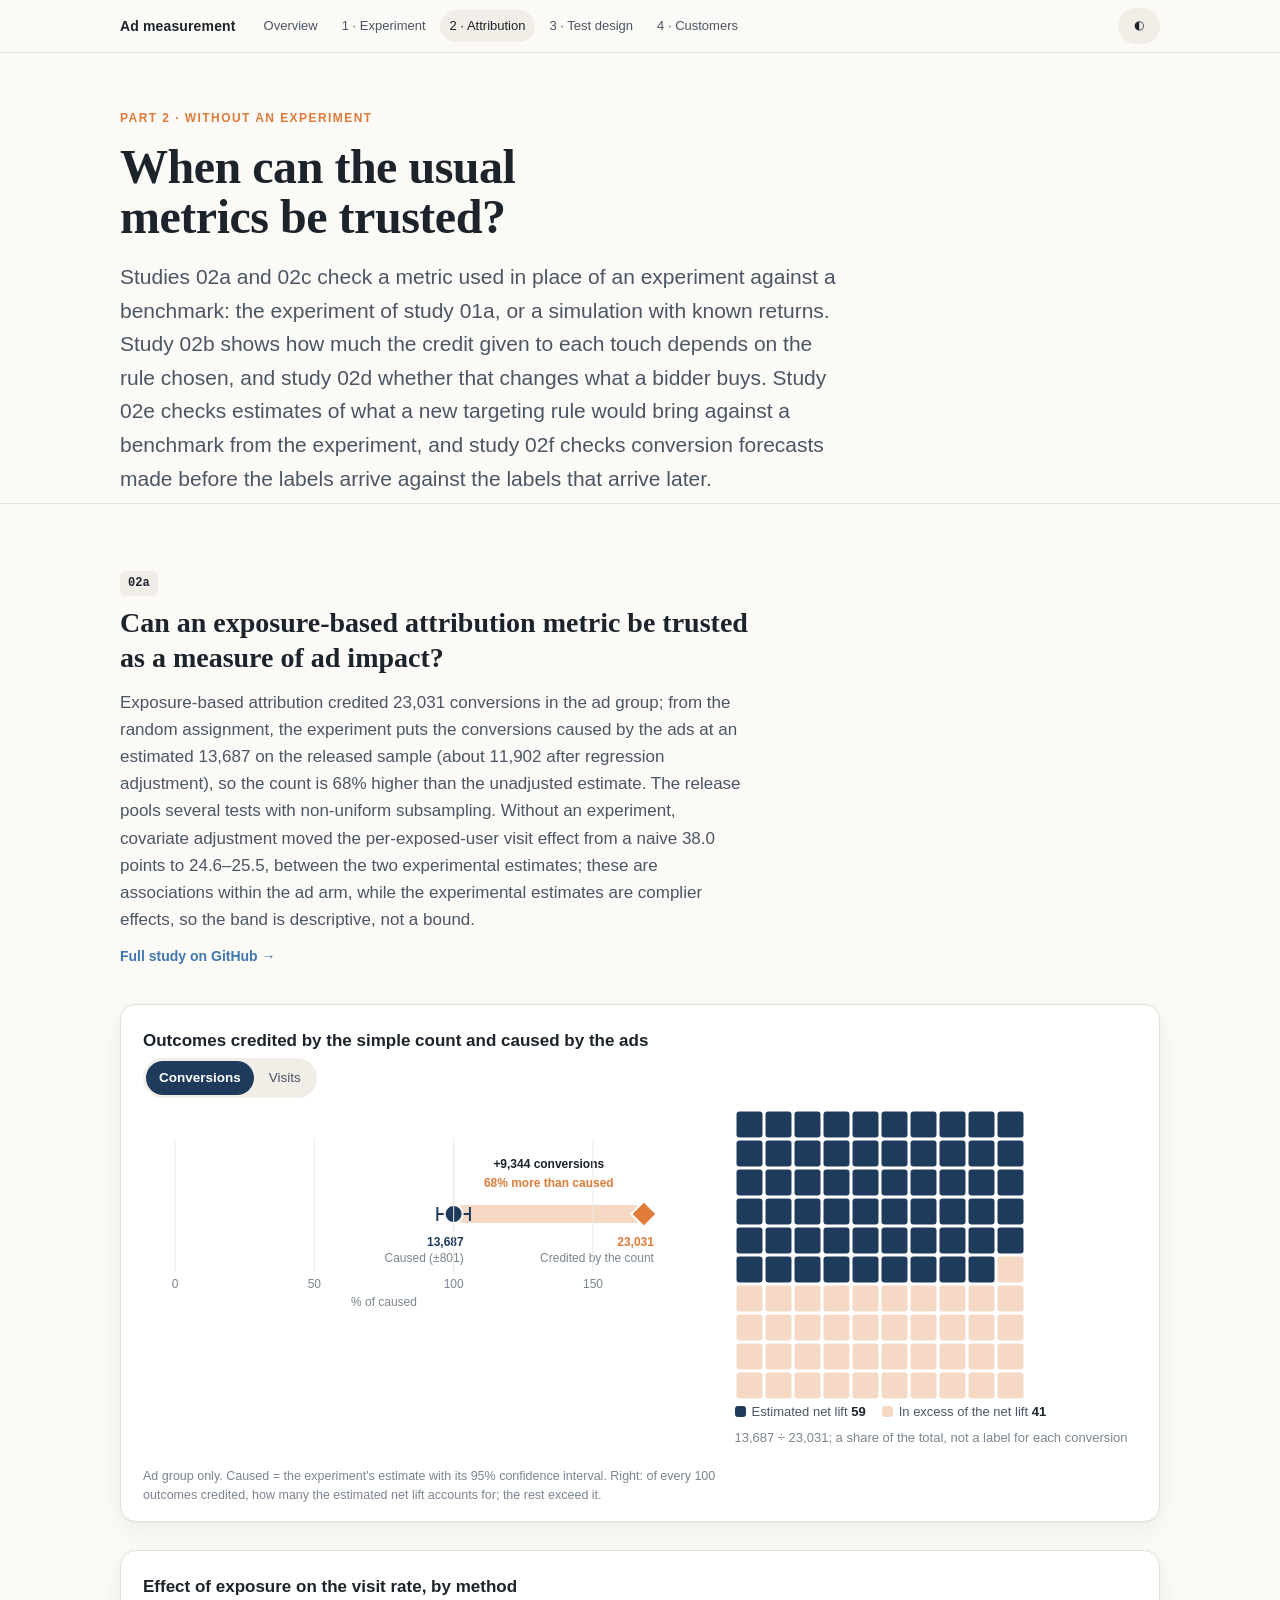
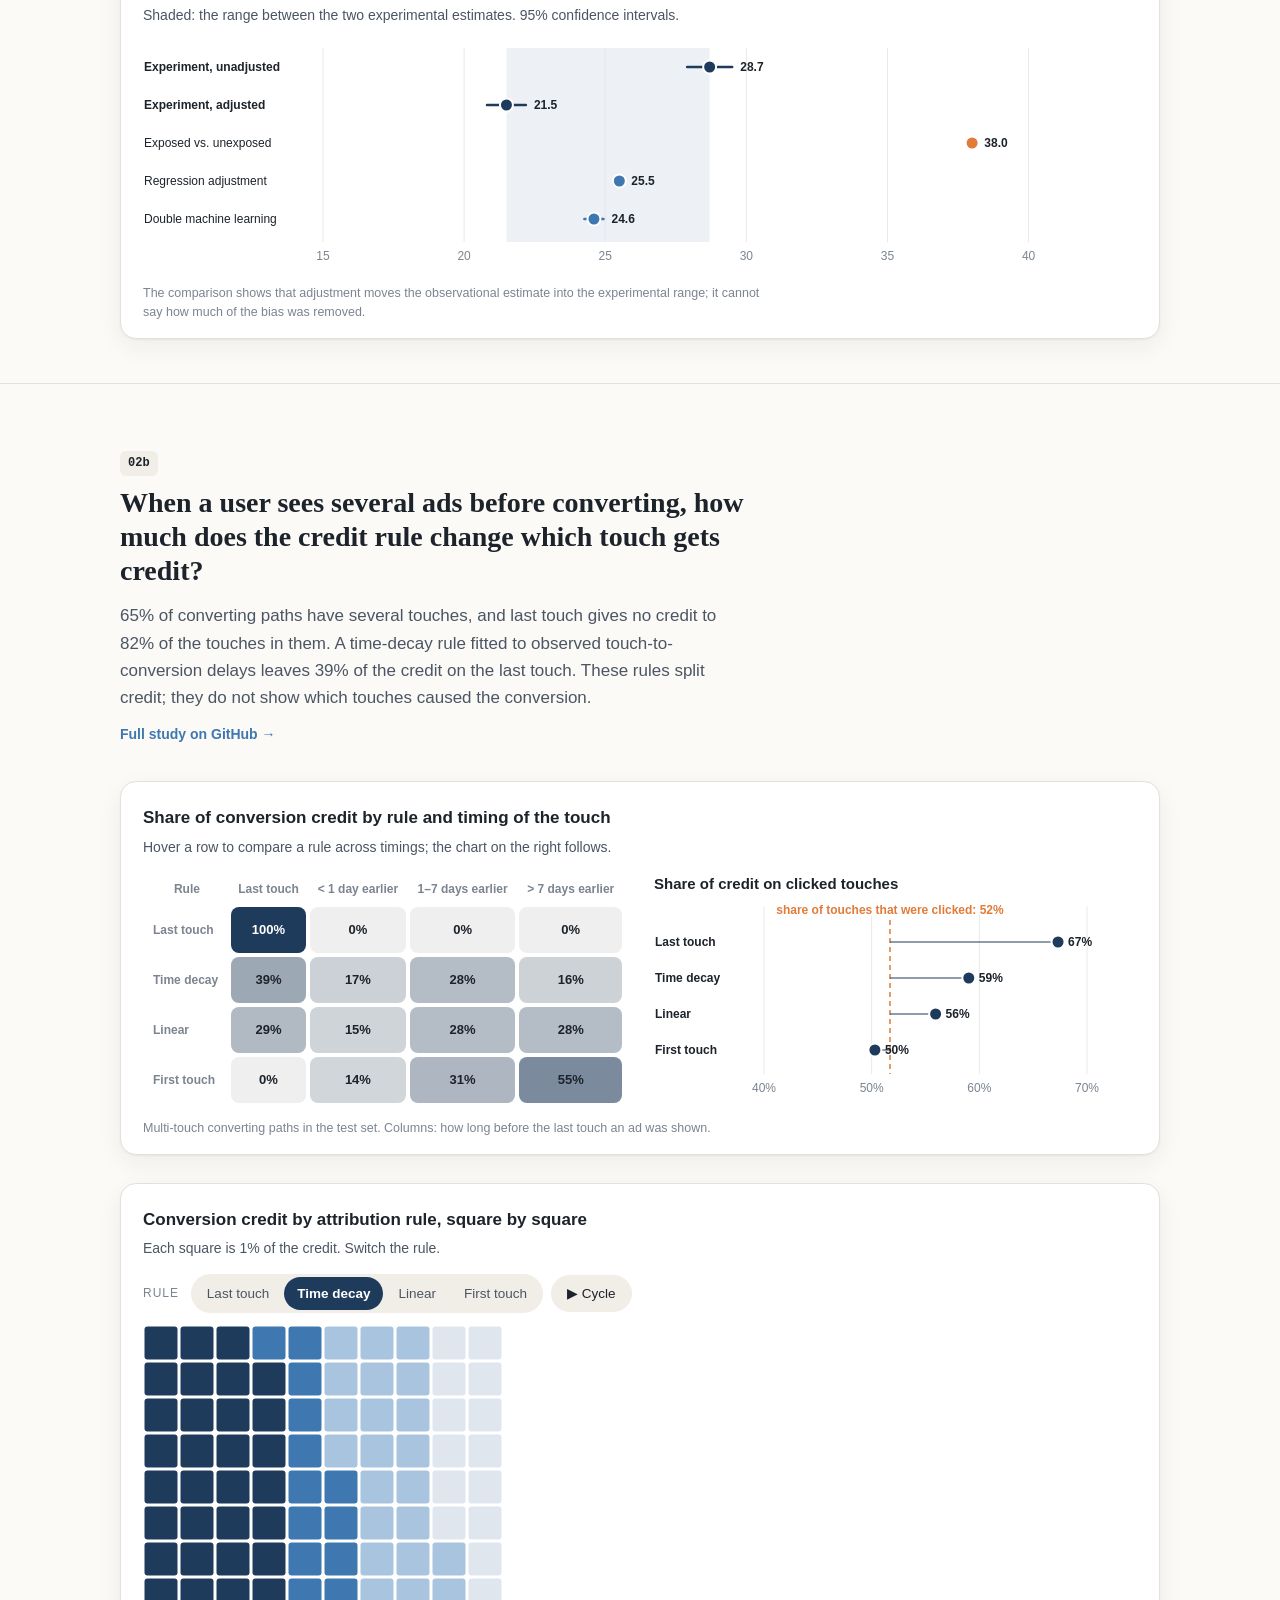
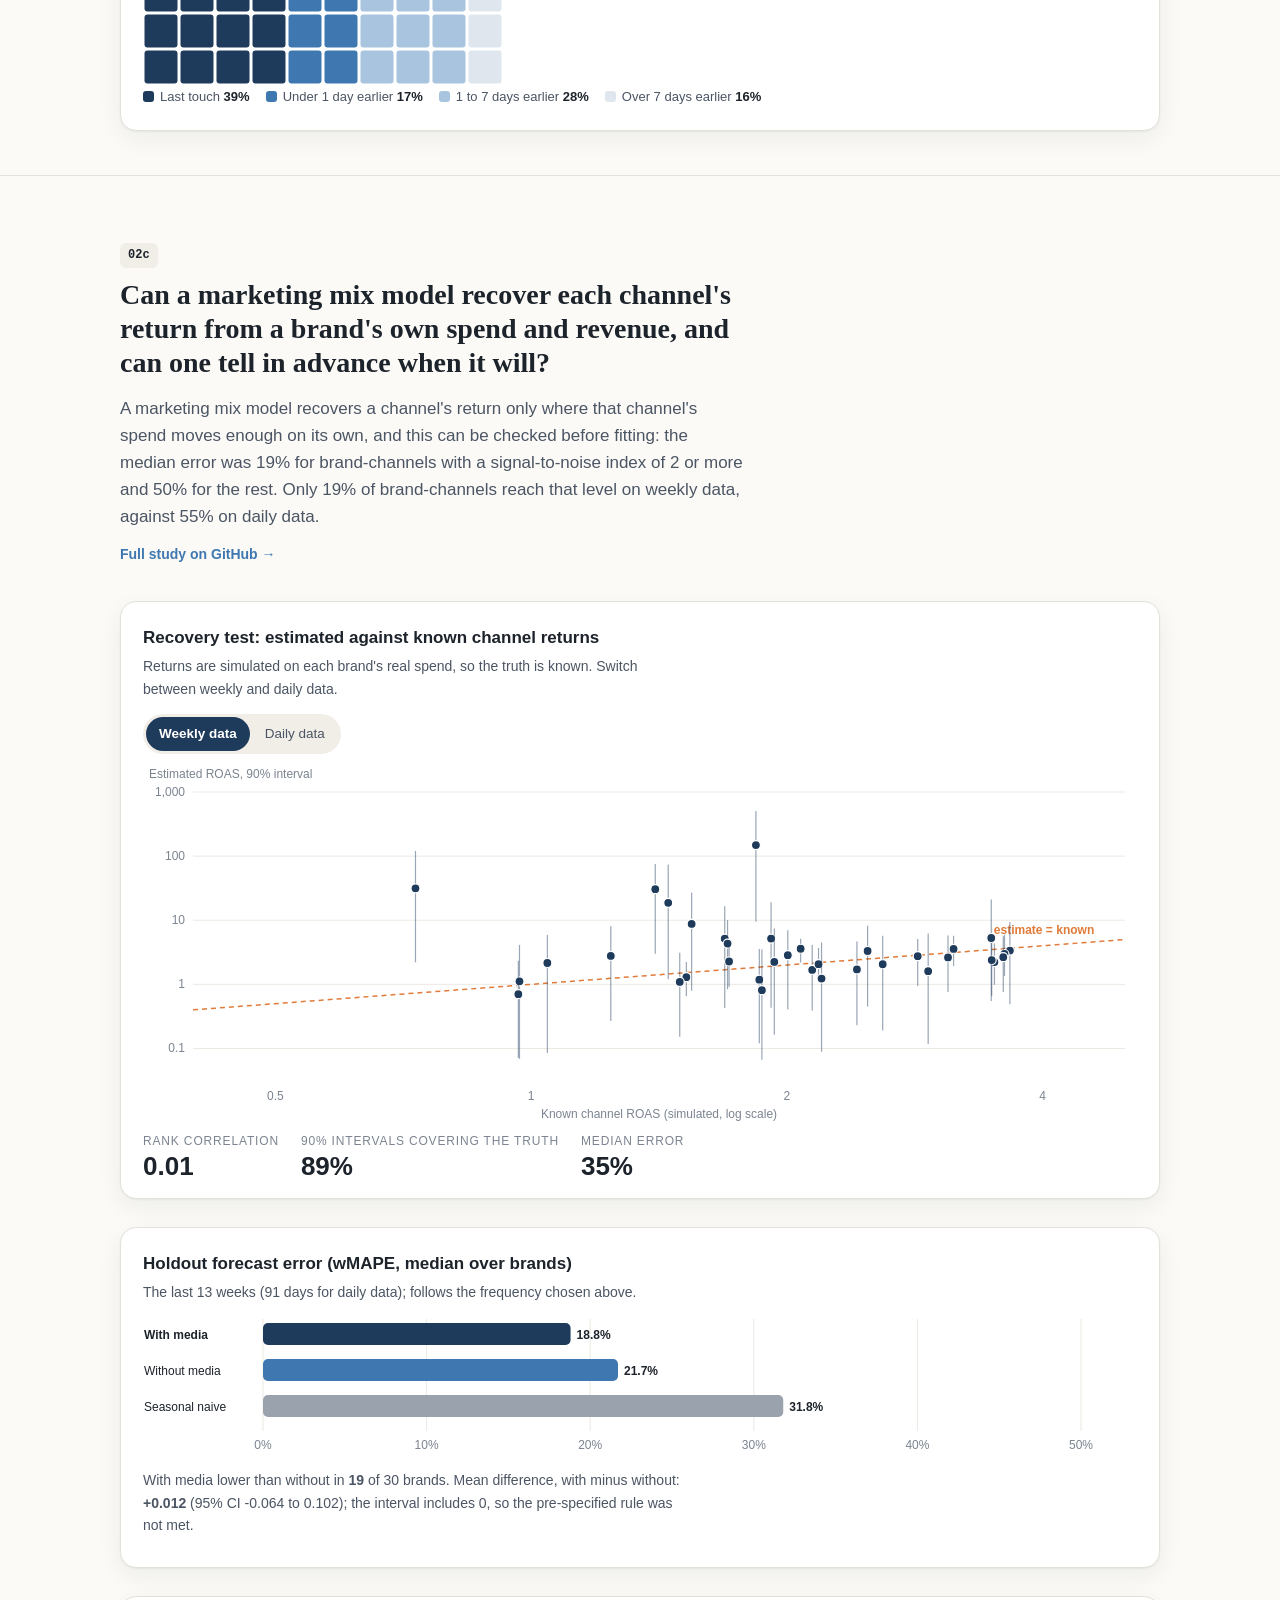
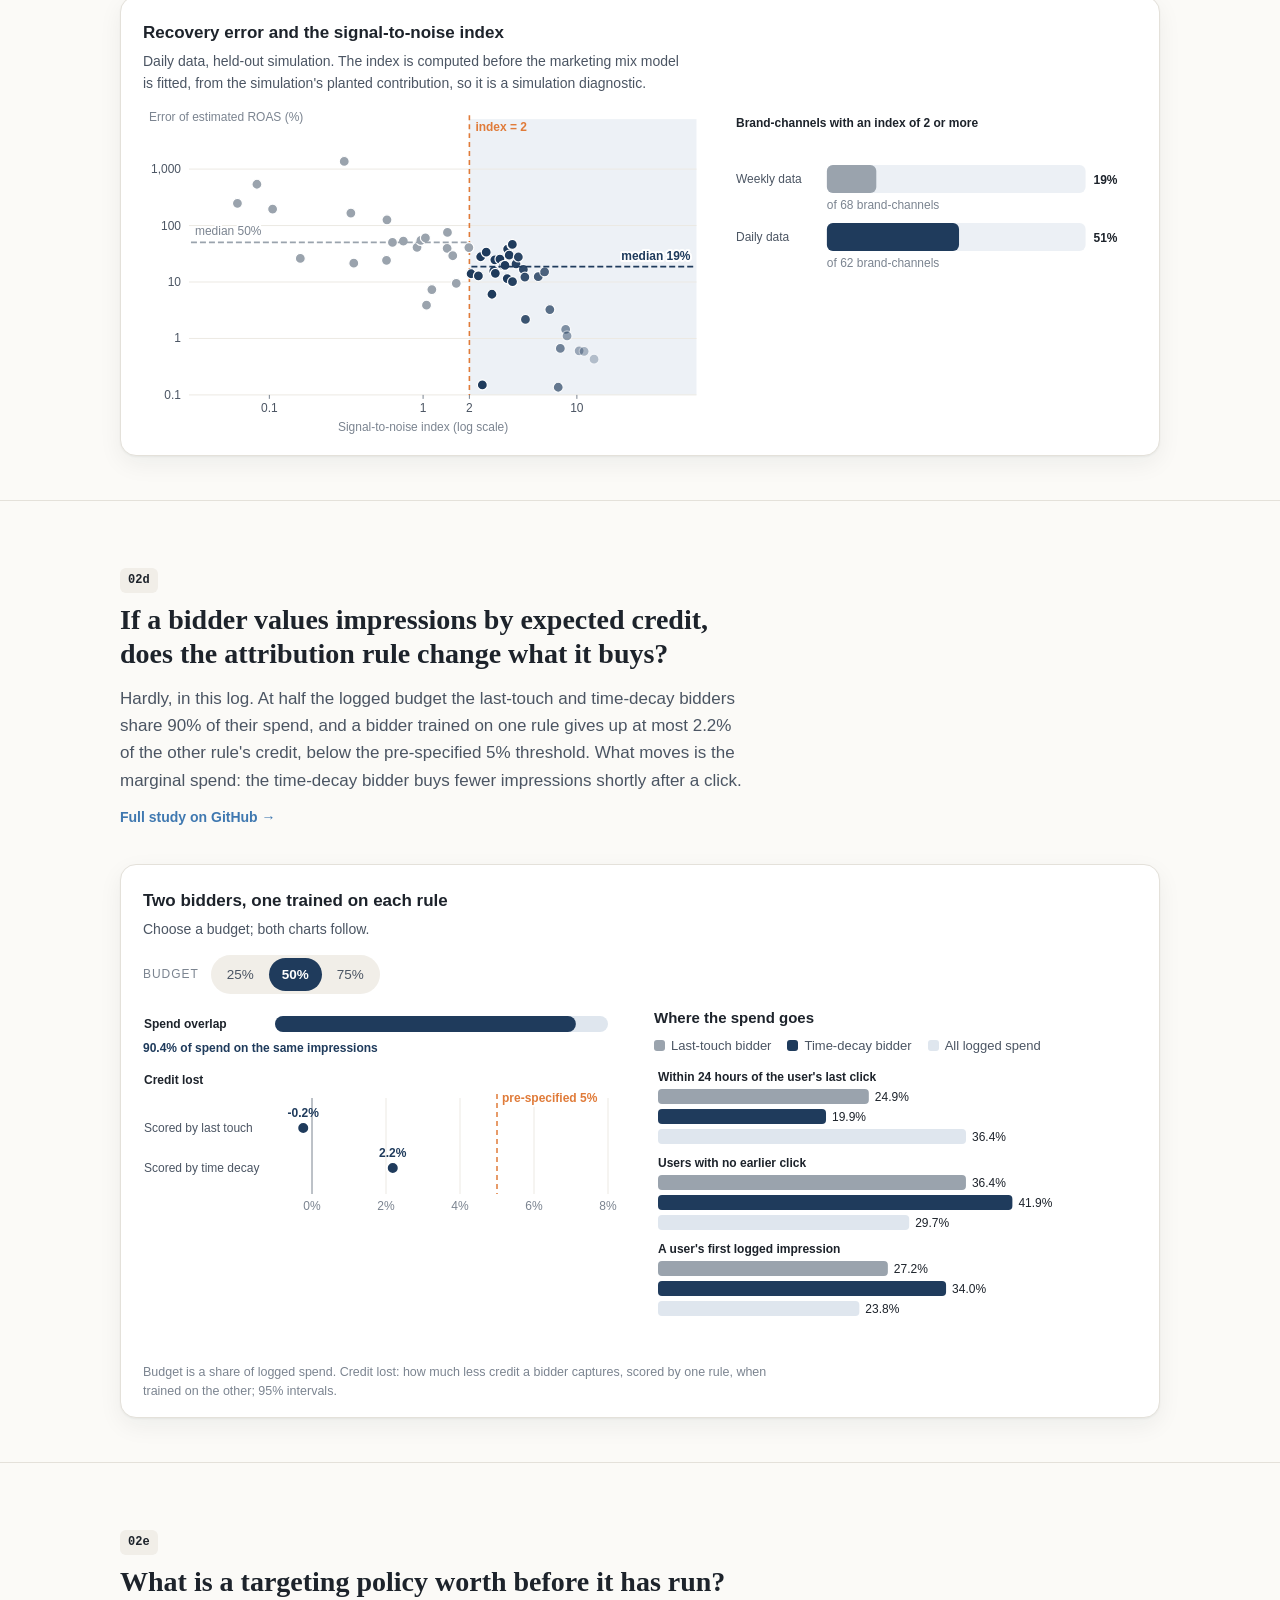
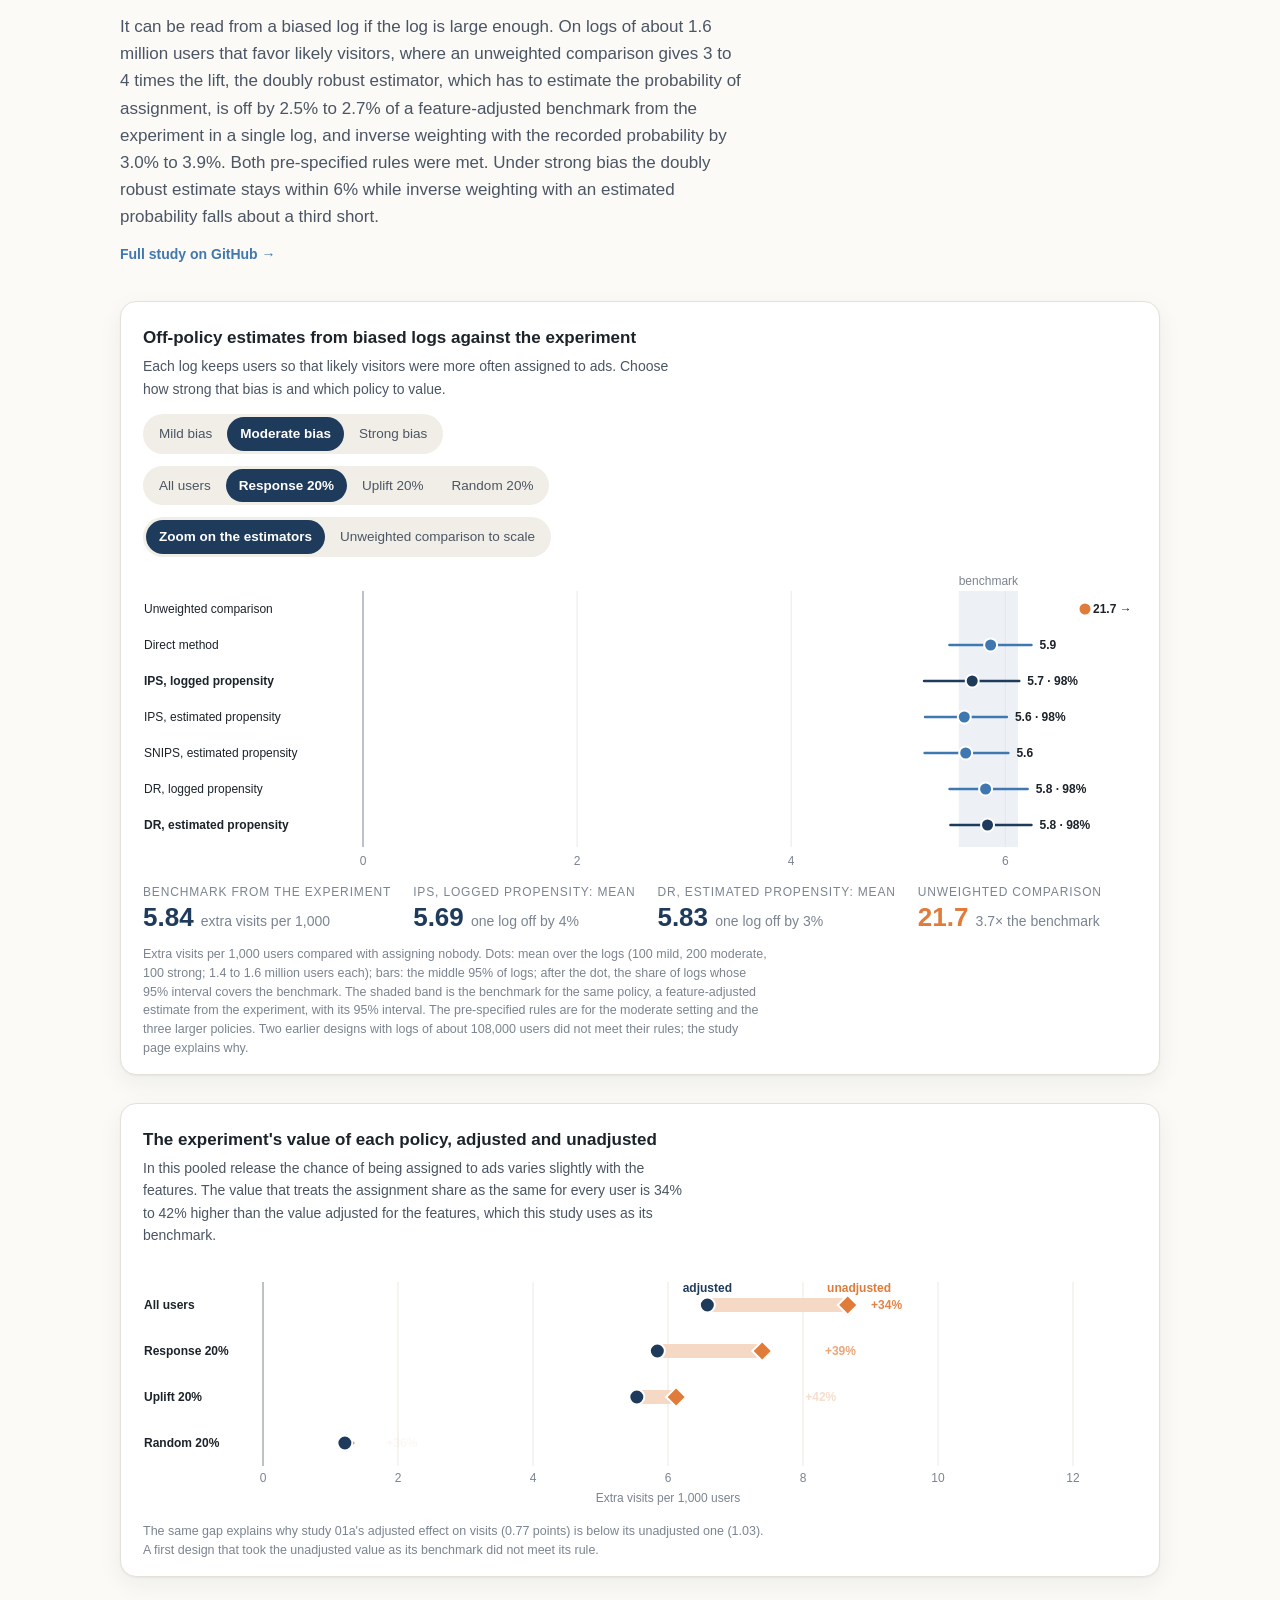
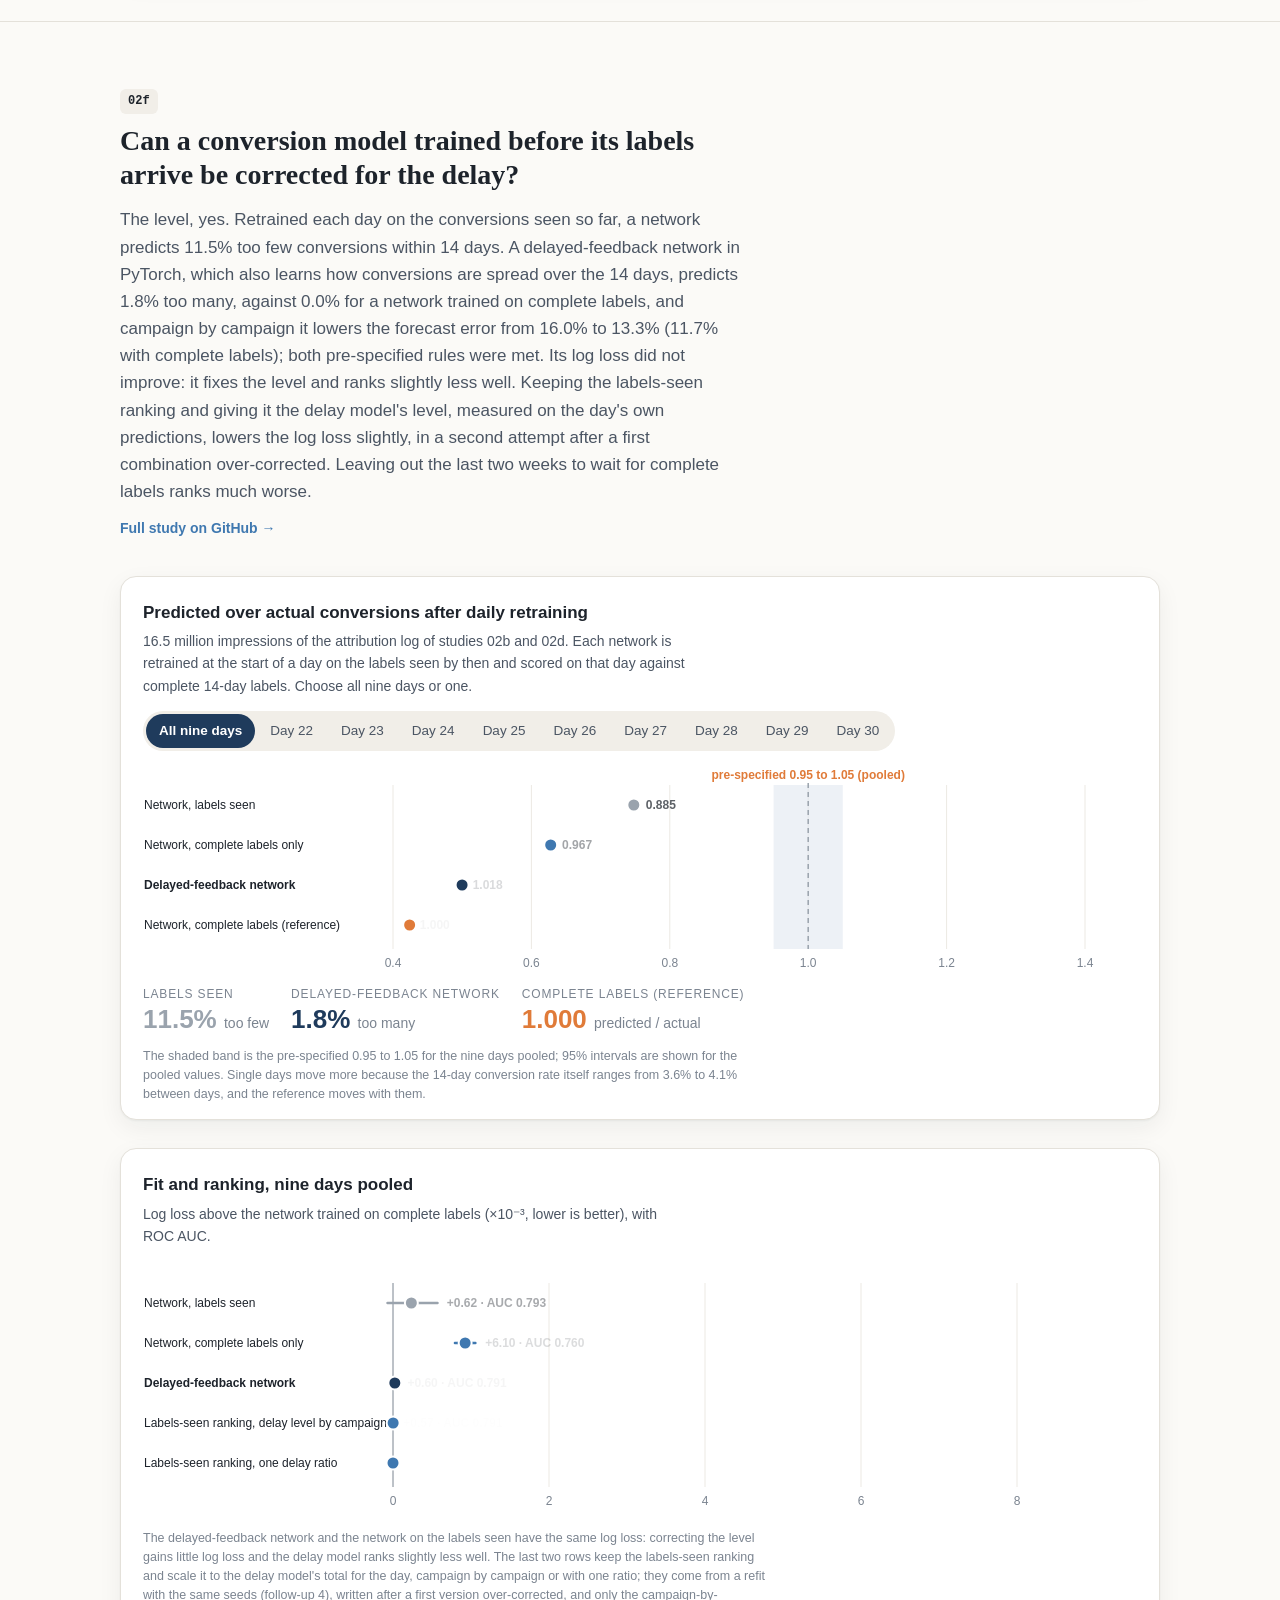
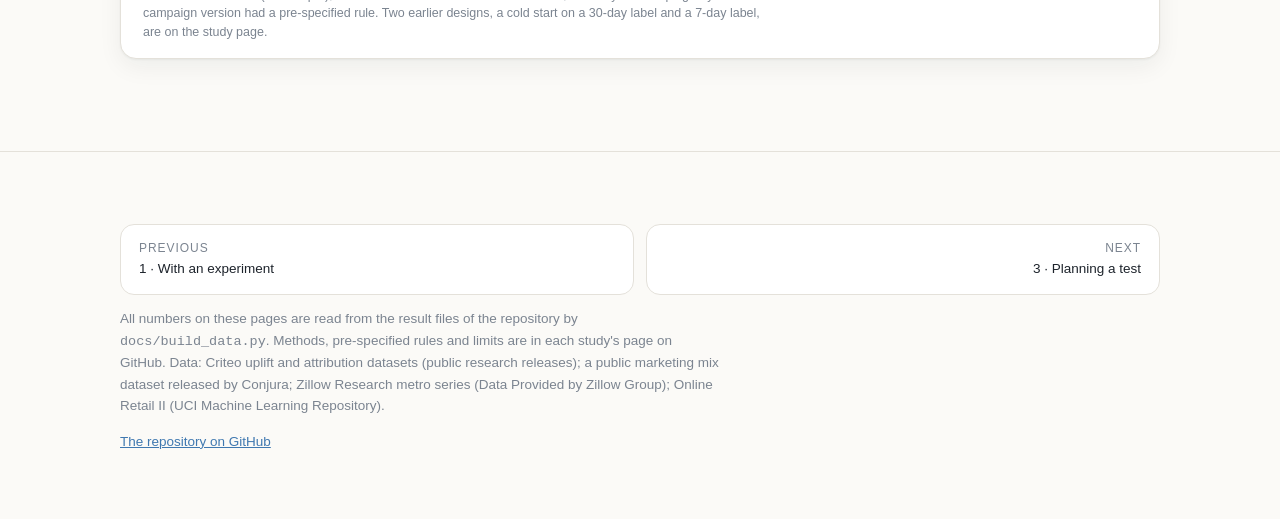
<file: docs/02.html>
<!doctype html>
<html lang="en">
<head>
<meta charset="utf-8">
<meta name="viewport" content="width=device-width, initial-scale=1">
<title>Ad Measurement: Attribution</title>
<meta name="description" content="Interactive figures for attribution, marketing mix models and bidding without an experiment.">
<link rel="stylesheet" href="assets/site.css">
</head>
<body data-page="02">
<div class="top"><div class="wrap">
  <a class="brand" href="index.html" style="color:inherit;text-decoration:none">Ad measurement</a>
  <nav id="nav"><a href="index.html" data-page="index">Overview</a><a href="01.html" data-page="01">1 · Experiment</a><a href="02.html" data-page="02">2 · Attribution</a><a href="03.html" data-page="03">3 · Test design</a><a href="04.html" data-page="04">4 · Customers</a></nav>
  <button class="btn ghost toggle-theme" id="theme" type="button" aria-label="Switch light or dark theme">◐</button>
</div></div>
<header class="pagehero"><div class="wrap">
  <div class="kicker">Part 2 · Without an experiment</div>
  <h1 class="serif">When can the usual metrics be trusted?</h1>
  <p class="dek">Studies 02a and 02c check a metric used in place of an experiment against a benchmark: the experiment of study 01a, or a simulation with known returns. Study 02b shows how much the credit given to each touch depends on the rule chosen, and study 02d whether that changes what a bidder buys. Study 02e checks estimates of what a new targeting rule would bring against a benchmark from the experiment, and study 02f checks conversion forecasts made before the labels arrive against the labels that arrive later.</p>
</div></header>

<section class="part" id="s02a"><div class="wrap">
  <div class="kicker study-k"><span class="code">02a</span></div>
  <h2 class="serif">Can an exposure-based attribution metric be trusted as a measure of ad impact?</h2>
  <p class="lead">Exposure-based attribution credited 23,031 conversions in the ad group; from the random assignment, the experiment puts the conversions caused by the ads at an estimated 13,687 on the released sample (about 11,902 after regression adjustment), so the count is 68% higher than the unadjusted estimate. The release pools several tests with non-uniform subsampling. Without an experiment, covariate adjustment moved the per-exposed-user visit effect from a naive 38.0 points to 24.6–25.5, between the two experimental estimates; these are associations within the ad arm, while the experimental estimates are complier effects, so the band is descriptive, not a bound.</p>
  <a class="gh" href="https://github.com/lyz44git/ad-measurement-and-metrics/tree/main/02_without_an_experiment/02a_attribution_metric_validation">Full study on GitHub →</a>
  <div class="card">
    <h3>Outcomes credited by the simple count and caused by the ads</h3>
    
    <div class="ctrl"><div class="seg" id="seg-gap"><button type="button" data-v="conversion">Conversions</button><button type="button" data-v="visit">Visits</button></div></div><div class="row2 v"><div id="c-gap"></div><div><div id="c-hundred"></div><div class="legend" id="lg-hundred"></div></div></div>
    <p class="note">Ad group only. Caused = the experiment's estimate with its 95% confidence interval. Right: of every 100 outcomes credited, how many the estimated net lift accounts for; the rest exceed it.</p>
    
  </div>  <div class="card">
    <h3>Effect of exposure on the visit rate, by method</h3>
    <p class="sub">Shaded: the range between the two experimental estimates. 95% confidence intervals.</p>
    <div id="c-02a-exp"></div>
    <p class="note">The comparison shows that adjustment moves the observational estimate into the experimental range; it cannot say how much of the bias was removed.</p>
    
  </div>
</div></section>

<section class="part" id="s02b"><div class="wrap">
  <div class="kicker study-k"><span class="code">02b</span></div>
  <h2 class="serif">When a user sees several ads before converting, how much does the credit rule change which touch gets credit?</h2>
  <p class="lead">65% of converting paths have several touches, and last touch gives no credit to 82% of the touches in them. A time-decay rule fitted to observed touch-to-conversion delays leaves 39% of the credit on the last touch. These rules split credit; they do not show which touches caused the conversion.</p>
  <a class="gh" href="https://github.com/lyz44git/ad-measurement-and-metrics/tree/main/02_without_an_experiment/02b_multi_touch_attribution">Full study on GitHub →</a>
  <div class="card">
    <h3>Share of conversion credit by rule and timing of the touch</h3>
    <p class="sub">Hover a row to compare a rule across timings; the chart on the right follows.</p>
    <div class="row2"><div id="c-02b-heat"></div><div><h3 style="font-size:15px;margin-bottom:6px">Share of credit on clicked touches</h3><div id="c-02b-click"></div></div></div>
    <p class="note">Multi-touch converting paths in the test set. Columns: how long before the last touch an ad was shown.</p>
    
  </div>  <div class="card">
    <h3>Conversion credit by attribution rule, square by square</h3>
    <p class="sub">Each square is 1% of the credit. Switch the rule.</p>
    <div class="ctrl"><span class="lab">Rule</span><div class="seg" id="seg-rule"><button type="button" data-v="cr_last">Last touch</button><button type="button" data-v="cr_decay">Time decay</button><button type="button" data-v="cr_linear">Linear</button><button type="button" data-v="cr_first">First touch</button></div><button class="btn ghost" id="play-rule" type="button">▶ Cycle</button></div><div id="c-waffle"></div><div class="legend" id="lg-waffle"></div>
    
    
  </div>
</div></section>

<section class="part" id="s02c"><div class="wrap">
  <div class="kicker study-k"><span class="code">02c</span></div>
  <h2 class="serif">Can a marketing mix model recover each channel's return from a brand's own spend and revenue, and can one tell in advance when it will?</h2>
  <p class="lead">A marketing mix model recovers a channel's return only where that channel's spend moves enough on its own, and this can be checked before fitting: the median error was 19% for brand-channels with a signal-to-noise index of 2 or more and 50% for the rest. Only 19% of brand-channels reach that level on weekly data, against 55% on daily data.</p>
  <a class="gh" href="https://github.com/lyz44git/ad-measurement-and-metrics/tree/main/02_without_an_experiment/02c_marketing_mix_modeling">Full study on GitHub →</a>
  <div class="card">
    <h3>Recovery test: estimated against known channel returns</h3>
    <p class="sub">Returns are simulated on each brand's real spend, so the truth is known. Switch between weekly and daily data.</p>
    <div class="ctrl"><div class="seg" id="seg-02c-freq"></div></div><div id="c-02c-rec"></div><div class="readout" id="ro-02c"></div>
    
    
  </div>  <div class="card">
    <h3>Holdout forecast error (wMAPE, median over brands)</h3>
    <p class="sub">The last 13 weeks (91 days for daily data); follows the frequency chosen above.</p>
    <div id="c-02c-hold"></div><div id="ro-02c-hold"></div>
    
    
  </div>  <div class="card">
    <h3>Recovery error and the signal-to-noise index</h3>
    <p class="sub">Daily data, held-out simulation. The index is computed before the marketing mix model is fitted, from the simulation's planted contribution, so it is a simulation diagnostic.</p>
    <div class="row2 v"><div id="c-mmm"></div><div><div id="c-share"></div></div></div>
    
    
  </div>
</div></section>

<section class="part" id="s02d"><div class="wrap">
  <div class="kicker study-k"><span class="code">02d</span></div>
  <h2 class="serif">If a bidder values impressions by expected credit, does the attribution rule change what it buys?</h2>
  <p class="lead">Hardly, in this log. At half the logged budget the last-touch and time-decay bidders share 90% of their spend, and a bidder trained on one rule gives up at most 2.2% of the other rule's credit, below the pre-specified 5% threshold. What moves is the marginal spend: the time-decay bidder buys fewer impressions shortly after a click.</p>
  <a class="gh" href="https://github.com/lyz44git/ad-measurement-and-metrics/tree/main/02_without_an_experiment/02d_attribution_and_bidding">Full study on GitHub →</a>
  <div class="card">
    <h3>Two bidders, one trained on each rule</h3>
    <p class="sub">Choose a budget; both charts follow.</p>
    <div class="ctrl"><span class="lab">Budget</span><div class="seg" id="seg-budget"><button type="button" data-v="0.25">25%</button><button type="button" data-v="0.5">50%</button><button type="button" data-v="0.75">75%</button></div></div><div class="row2"><div id="c-bid"></div><div><h3 style="font-size:15px;margin-bottom:6px">Where the spend goes</h3><div class="legend"><span><i style="background:var(--grey)"></i>Last-touch bidder</span><span><i style="background:var(--navy)"></i>Time-decay bidder</span><span><i style="background:var(--pale)"></i>All logged spend</span></div><div id="c-02d-comp"></div></div></div>
    <p class="note">Budget is a share of logged spend. Credit lost: how much less credit a bidder captures, scored by one rule, when trained on the other; 95% intervals.</p>
    
  </div>
</div></section>
<section class="part" id="s02e"><div class="wrap">
  <div class="kicker study-k"><span class="code">02e</span></div>
  <h2 class="serif">What is a targeting policy worth before it has run?</h2>
  <p class="lead">It can be read from a biased log if the log is large enough. On logs of about 1.6 million users that favor likely visitors, where an unweighted comparison gives 3 to 4 times the lift, the doubly robust estimator, which has to estimate the probability of assignment, is off by 2.5% to 2.7% of a feature-adjusted benchmark from the experiment in a single log, and inverse weighting with the recorded probability by 3.0% to 3.9%. Both pre-specified rules were met. Under strong bias the doubly robust estimate stays within 6% while inverse weighting with an estimated probability falls about a third short.</p>
  <a class="gh" href="https://github.com/lyz44git/ad-measurement-and-metrics/tree/main/02_without_an_experiment/02e_off_policy_evaluation">Full study on GitHub →</a>
  <div class="card">
    <h3>Off-policy estimates from biased logs against the experiment</h3>
    <p class="sub">Each log keeps users so that likely visitors were more often assigned to ads. Choose how strong that bias is and which policy to value.</p>
    <div class="ctrl"><div class="seg" id="seg-02e-set"></div></div><div class="ctrl"><div class="seg" id="seg-02e-pol"></div></div><div class="ctrl"><div class="seg" id="seg-02e-zoom"></div></div><div id="c-02e"></div><div class="readout" id="ro-02e"></div>
    <p class="note">Extra visits per 1,000 users compared with assigning nobody. Dots: mean over the logs (100 mild, 200 moderate, 100 strong; 1.4 to 1.6 million users each); bars: the middle 95% of logs; after the dot, the share of logs whose 95% interval covers the benchmark. The shaded band is the benchmark for the same policy, a feature-adjusted estimate from the experiment, with its 95% interval. The pre-specified rules are for the moderate setting and the three larger policies. Two earlier designs with logs of about 108,000 users did not meet their rules; the study page explains why.</p>
  </div>
  <div class="card">
    <h3>The experiment's value of each policy, adjusted and unadjusted</h3>
    <p class="sub">In this pooled release the chance of being assigned to ads varies slightly with the features. The value that treats the assignment share as the same for every user is 34% to 42% higher than the value adjusted for the features, which this study uses as its benchmark.</p>
    <div id="c-02e-adj"></div>
    <p class="note">The same gap explains why study 01a's adjusted effect on visits (0.77 points) is below its unadjusted one (1.03). A first design that took the unadjusted value as its benchmark did not meet its rule.</p>
  </div>
</div></section>
<section class="part" id="s02f"><div class="wrap">
  <div class="kicker study-k"><span class="code">02f</span></div>
  <h2 class="serif">Can a conversion model trained before its labels arrive be corrected for the delay?</h2>
  <p class="lead">The level, yes. Retrained each day on the conversions seen so far, a network predicts 11.5% too few conversions within 14 days. A delayed-feedback network in PyTorch, which also learns how conversions are spread over the 14 days, predicts 1.8% too many, against 0.0% for a network trained on complete labels, and campaign by campaign it lowers the forecast error from 16.0% to 13.3% (11.7% with complete labels); both pre-specified rules were met. Its log loss did not improve: it fixes the level and ranks slightly less well. Keeping the labels-seen ranking and giving it the delay model's level, measured on the day's own predictions, lowers the log loss slightly, in a second attempt after a first combination over-corrected. Leaving out the last two weeks to wait for complete labels ranks much worse.</p>
  <a class="gh" href="https://github.com/lyz44git/ad-measurement-and-metrics/tree/main/02_without_an_experiment/02f_delayed_conversions">Full study on GitHub →</a>
  <div class="card">
    <h3>Predicted over actual conversions after daily retraining</h3>
    <p class="sub">16.5 million impressions of the attribution log of studies 02b and 02d. Each network is retrained at the start of a day on the labels seen by then and scored on that day against complete 14-day labels. Choose all nine days or one.</p>
    <div class="ctrl"><div class="seg" id="seg-02f-cal"></div></div><div id="c-02f-cal"></div><div class="readout" id="ro-02f-cal"></div>
    <p class="note">The shaded band is the pre-specified 0.95 to 1.05 for the nine days pooled; 95% intervals are shown for the pooled values. Single days move more because the 14-day conversion rate itself ranges from 3.6% to 4.1% between days, and the reference moves with them.</p>
  </div>
  <div class="card">
    <h3>Fit and ranking, nine days pooled</h3>
    <p class="sub">Log loss above the network trained on complete labels (×10⁻³, lower is better), with ROC AUC.</p>
    <div id="c-02f-tail"></div>
    <p class="note">The delayed-feedback network and the network on the labels seen have the same log loss: correcting the level gains little log loss and the delay model ranks slightly less well. The last two rows keep the labels-seen ranking and scale it to the delay model's total for the day, campaign by campaign or with one ratio; they come from a refit with the same seeds (follow-up 4), written after a first version over-corrected, and only the campaign-by-campaign version had a pre-specified rule. Two earlier designs, a cold start on a 30-day label and a 7-day label, are on the study page.</p>
  </div>
</div></section>
<footer><div class="wrap">
  <div class="pager"><a href="01.html"><small>Previous</small>1 · With an experiment</a><a class="next" href="03.html"><small>Next</small>3 · Planning a test</a></div>
  <p>All numbers on these pages are read from the result files of the repository by <code>docs/build_data.py</code>. Methods, pre-specified rules and limits are in each study's page on GitHub. Data: Criteo uplift and attribution datasets (public research releases); a public marketing mix dataset released by Conjura; Zillow Research metro series (Data Provided by Zillow Group); Online Retail II (UCI Machine Learning Repository).</p>
  <p><a href="https://github.com/lyz44git/ad-measurement-and-metrics">The repository on GitHub</a></p>
</div></footer>
<div id="tip" role="tooltip"></div>
<script src="data.js?v=20261125b"></script>
<script src="assets/explorer.js?v=20261125b"></script>
</body>
</html>
</file>
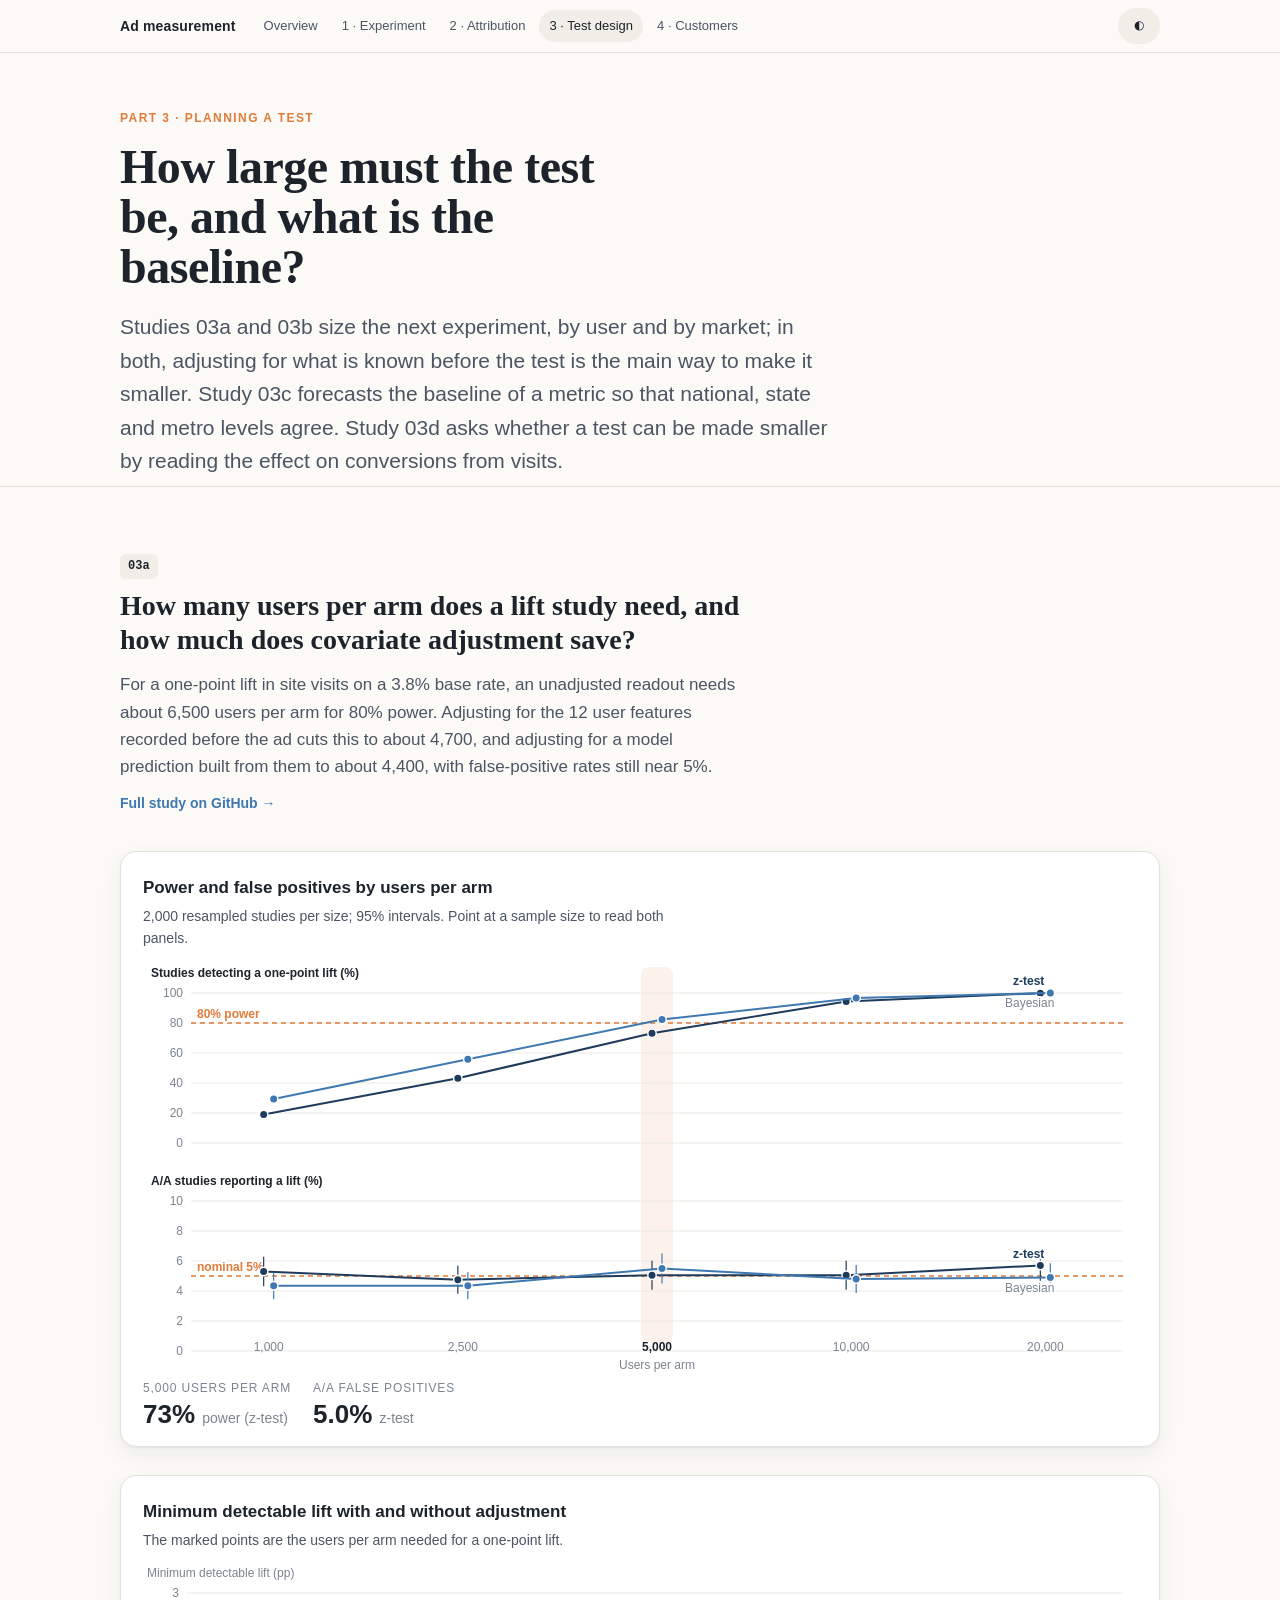
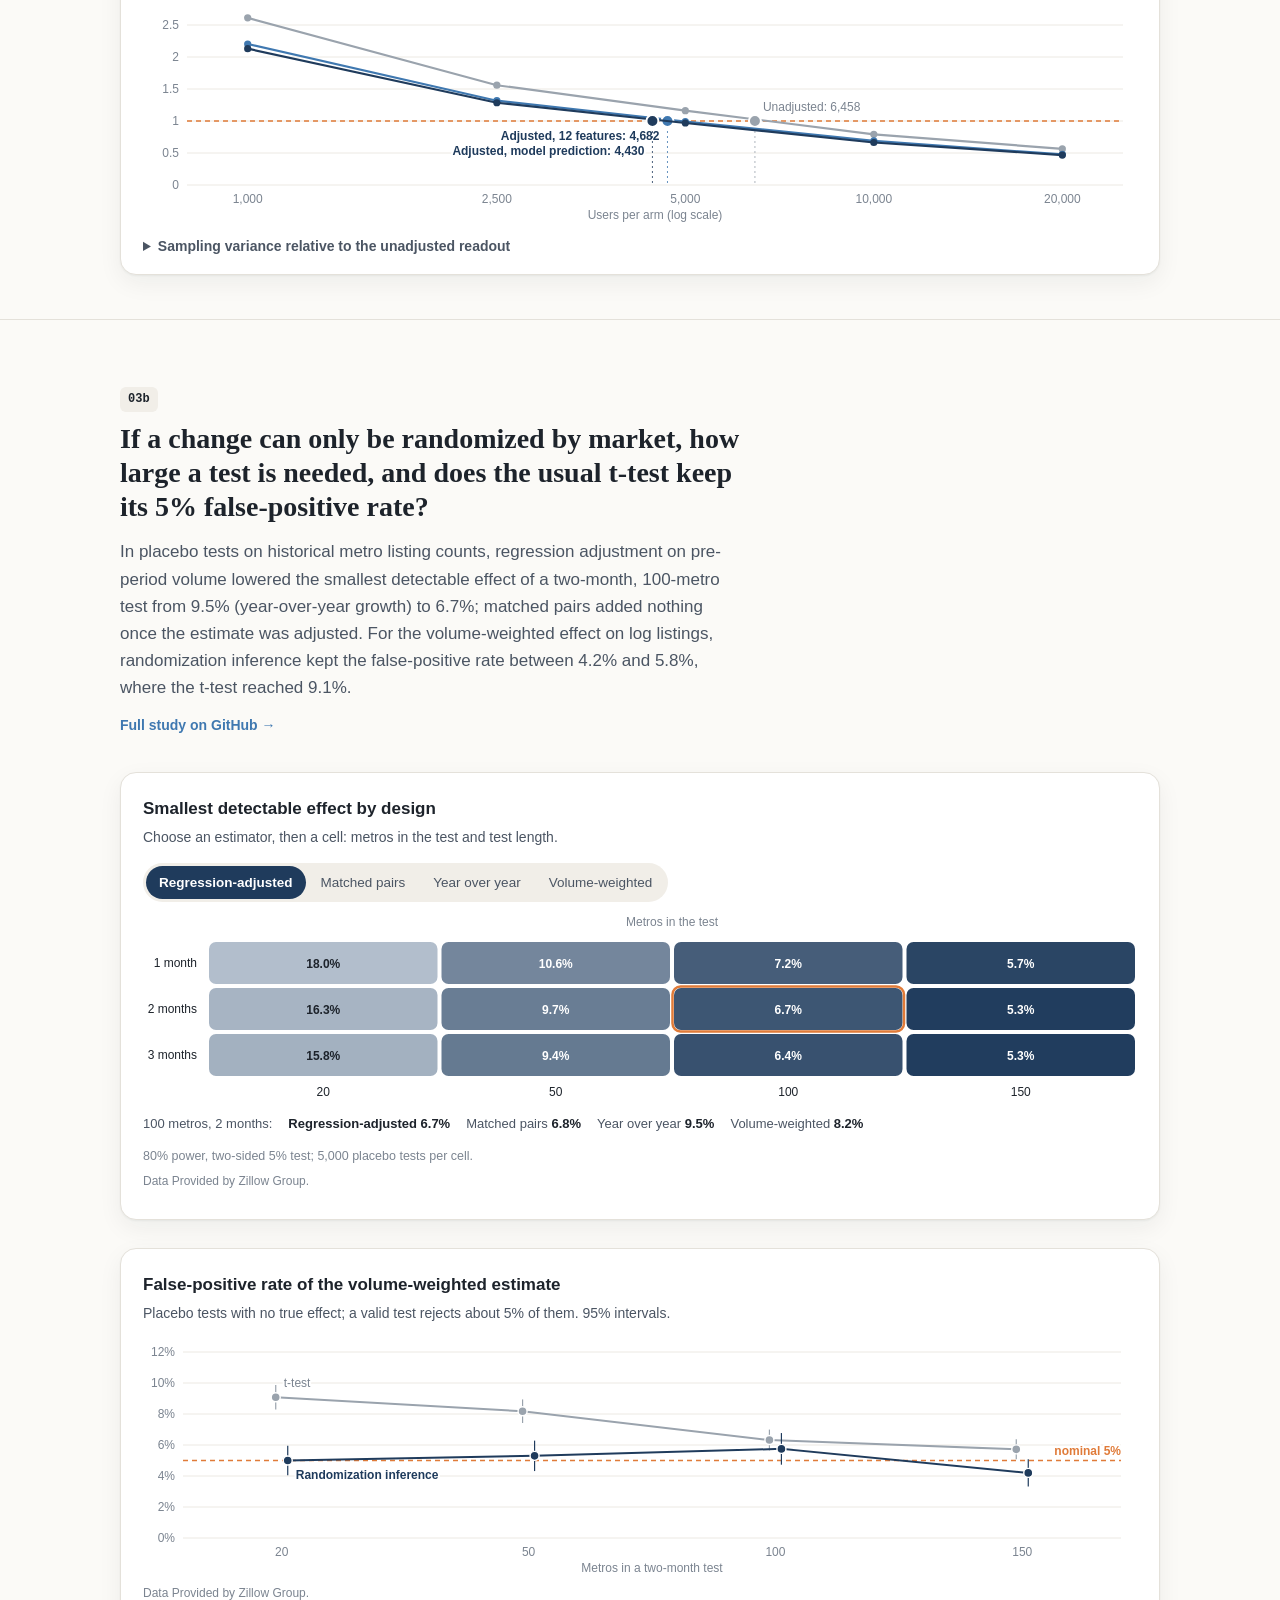
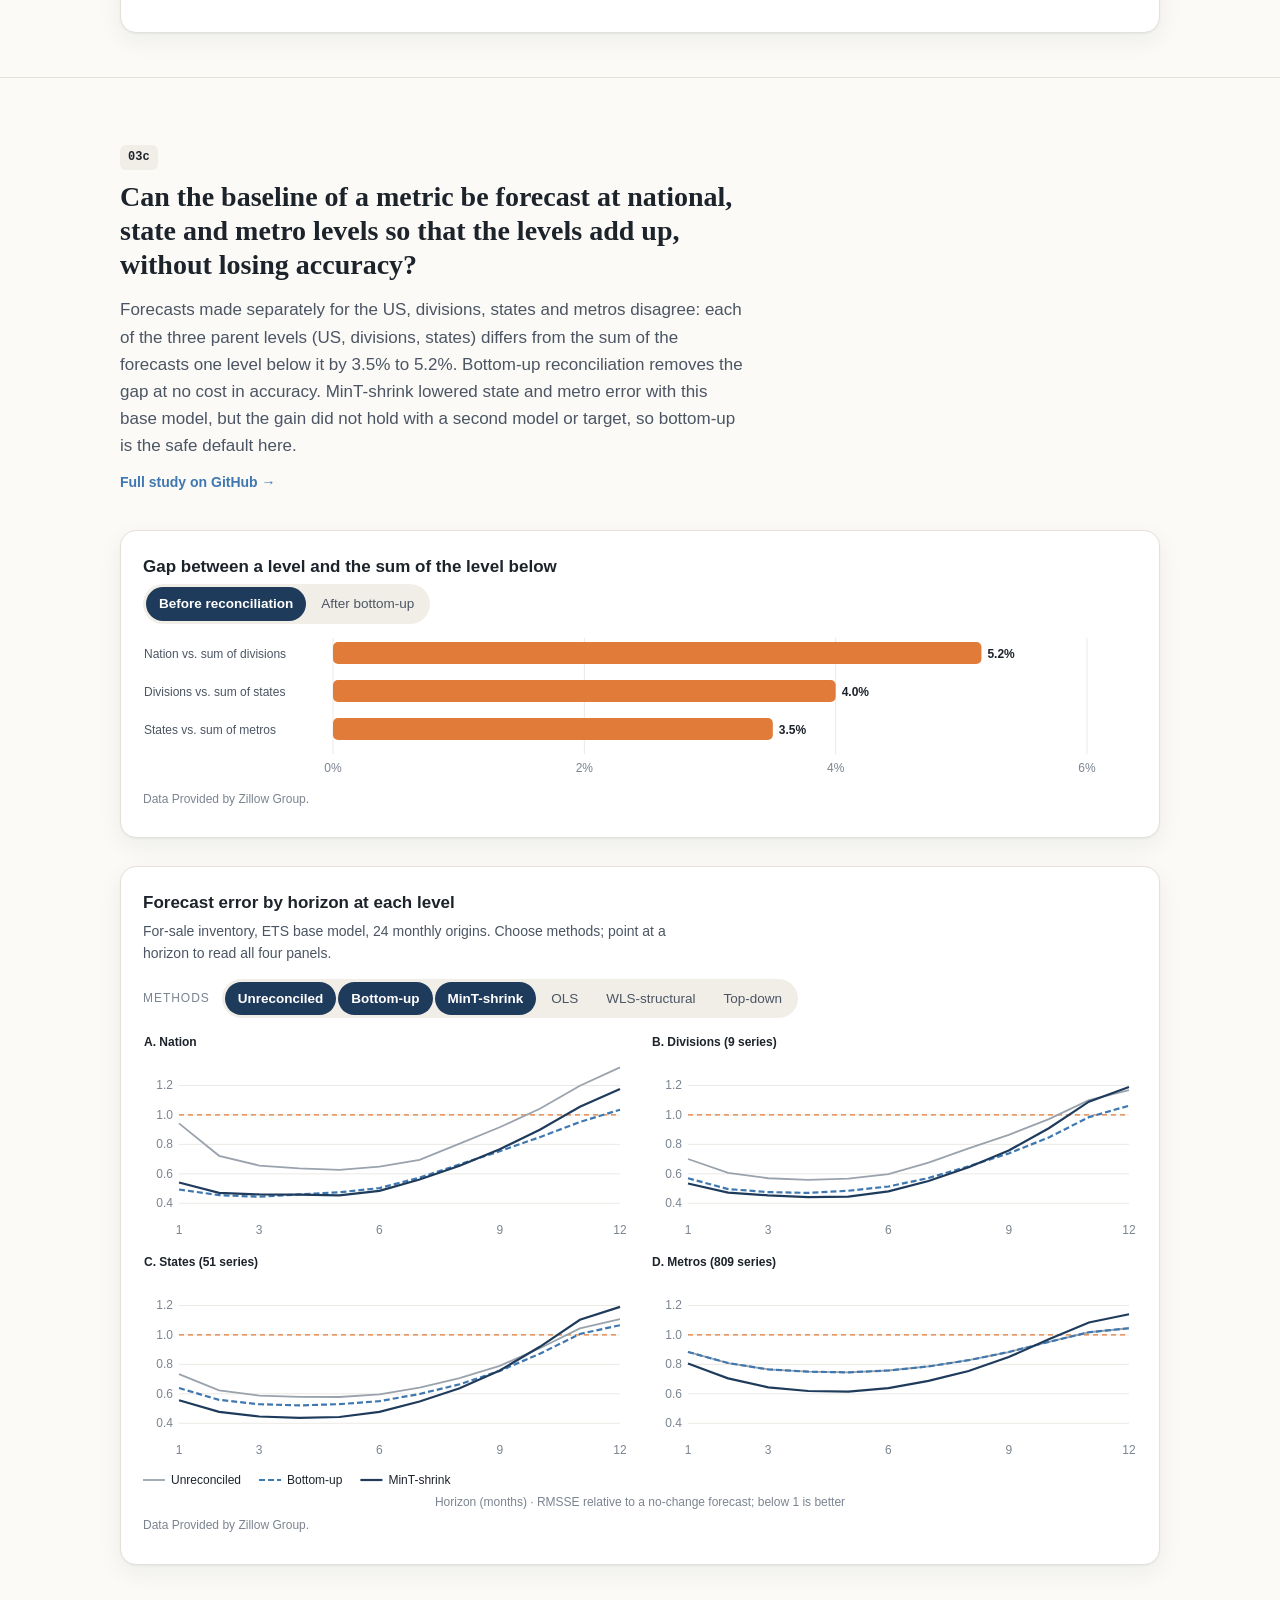
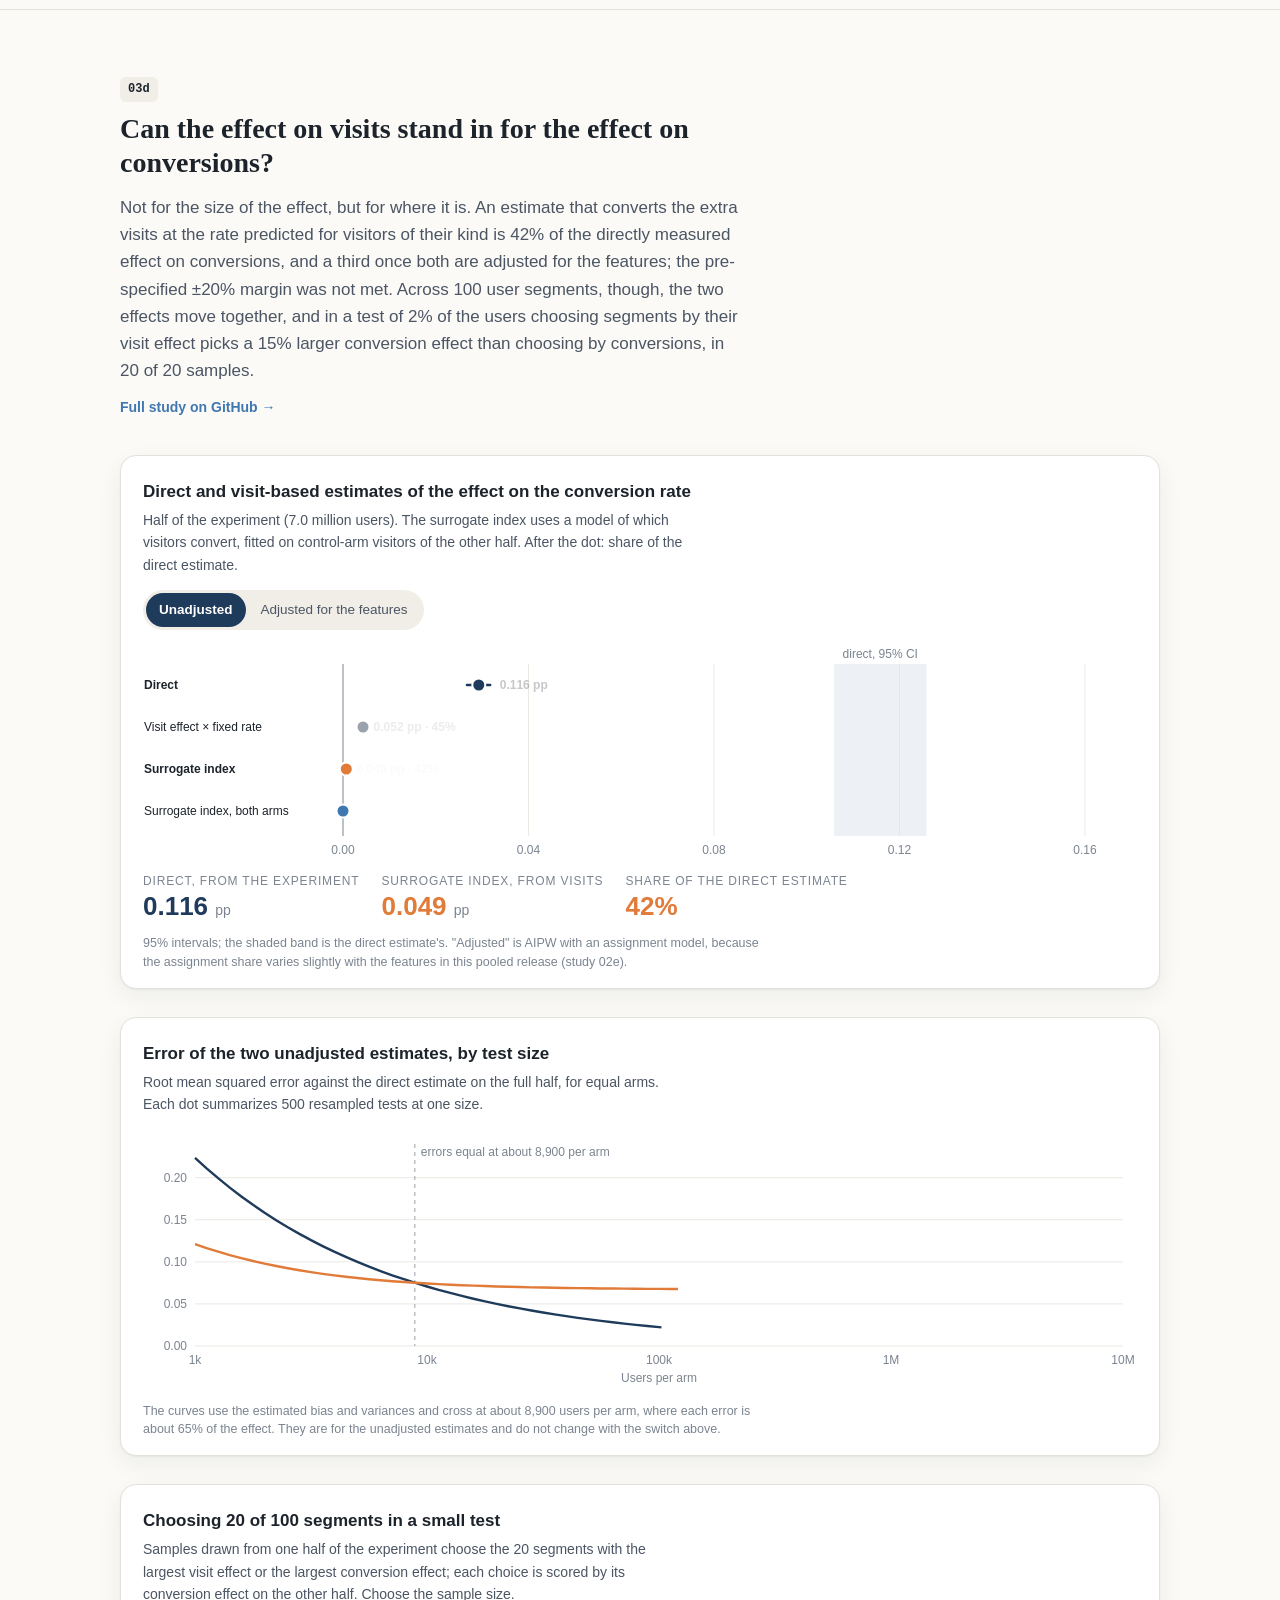
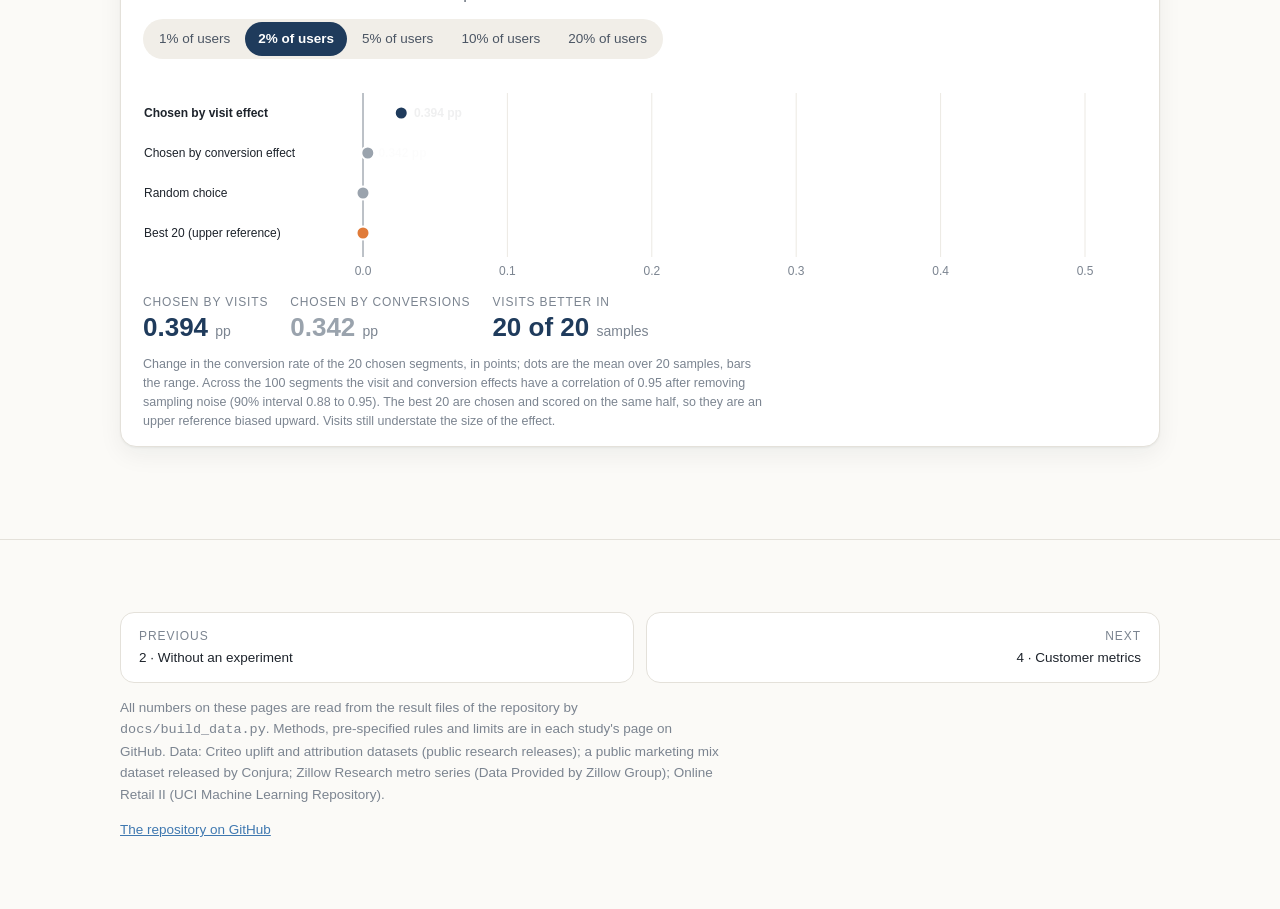
<file: docs/03.html>
<!doctype html>
<html lang="en">
<head>
<meta charset="utf-8">
<meta name="viewport" content="width=device-width, initial-scale=1">
<title>Ad Measurement: Test Design</title>
<meta name="description" content="Interactive figures for sizing user-level and market-level tests and forecasting the baseline.">
<link rel="stylesheet" href="assets/site.css">
</head>
<body data-page="03">
<div class="top"><div class="wrap">
  <a class="brand" href="index.html" style="color:inherit;text-decoration:none">Ad measurement</a>
  <nav id="nav"><a href="index.html" data-page="index">Overview</a><a href="01.html" data-page="01">1 · Experiment</a><a href="02.html" data-page="02">2 · Attribution</a><a href="03.html" data-page="03">3 · Test design</a><a href="04.html" data-page="04">4 · Customers</a></nav>
  <button class="btn ghost toggle-theme" id="theme" type="button" aria-label="Switch light or dark theme">◐</button>
</div></div>
<header class="pagehero"><div class="wrap">
  <div class="kicker">Part 3 · Planning a test</div>
  <h1 class="serif">How large must the test be, and what is the baseline?</h1>
  <p class="dek">Studies 03a and 03b size the next experiment, by user and by market; in both, adjusting for what is known before the test is the main way to make it smaller. Study 03c forecasts the baseline of a metric so that national, state and metro levels agree. Study 03d asks whether a test can be made smaller by reading the effect on conversions from visits.</p>
</div></header>

<section class="part" id="s03a"><div class="wrap">
  <div class="kicker study-k"><span class="code">03a</span></div>
  <h2 class="serif">How many users per arm does a lift study need, and how much does covariate adjustment save?</h2>
  <p class="lead">For a one-point lift in site visits on a 3.8% base rate, an unadjusted readout needs about 6,500 users per arm for 80% power. Adjusting for the 12 user features recorded before the ad cuts this to about 4,700, and adjusting for a model prediction built from them to about 4,400, with false-positive rates still near 5%.</p>
  <a class="gh" href="https://github.com/lyz44git/ad-measurement-and-metrics/tree/main/03_planning_a_test/03a_lift_study_sizing">Full study on GitHub →</a>
  <div class="card">
    <h3>Power and false positives by users per arm</h3>
    <p class="sub">2,000 resampled studies per size; 95% intervals. Point at a sample size to read both panels.</p>
    <div id="c-03a-power"></div><div class="readout" id="ro-03a"></div>
    
    
  </div>  <div class="card">
    <h3>Minimum detectable lift with and without adjustment</h3>
    <p class="sub">The marked points are the users per arm needed for a one-point lift.</p>
    <div id="c-03a-mde"></div><details class="more"><summary>Sampling variance relative to the unadjusted readout</summary><div id="c-03a-var" style="margin-top:10px"></div></details>
    
    
  </div>
</div></section>

<section class="part" id="s03b"><div class="wrap">
  <div class="kicker study-k"><span class="code">03b</span></div>
  <h2 class="serif">If a change can only be randomized by market, how large a test is needed, and does the usual t-test keep its 5% false-positive rate?</h2>
  <p class="lead">In placebo tests on historical metro listing counts, regression adjustment on pre-period volume lowered the smallest detectable effect of a two-month, 100-metro test from 9.5% (year-over-year growth) to 6.7%; matched pairs added nothing once the estimate was adjusted. For the volume-weighted effect on log listings, randomization inference kept the false-positive rate between 4.2% and 5.8%, where the t-test reached 9.1%.</p>
  <a class="gh" href="https://github.com/lyz44git/ad-measurement-and-metrics/tree/main/03_planning_a_test/03b_geo_experiment_design">Full study on GitHub →</a>
  <div class="card">
    <h3>Smallest detectable effect by design</h3>
    <p class="sub">Choose an estimator, then a cell: metros in the test and test length.</p>
    <div class="ctrl"><div class="seg" id="seg-geo"><button type="button" data-v="adjusted">Regression-adjusted</button><button type="button" data-v="pairs">Matched pairs</button><button type="button" data-v="yoy">Year over year</button><button type="button" data-v="vw">Volume-weighted</button></div></div><div id="c-geo"></div><div id="c-geo-ro"></div>
    <p class="note">80% power, two-sided 5% test; 5,000 placebo tests per cell.</p>
    <p class="src">Data Provided by Zillow Group.</p>
  </div>  <div class="card">
    <h3>False-positive rate of the volume-weighted estimate</h3>
    <p class="sub">Placebo tests with no true effect; a valid test rejects about 5% of them. 95% intervals.</p>
    <div id="c-03b-fp"></div>
    
    <p class="src">Data Provided by Zillow Group.</p>
  </div>
</div></section>

<section class="part" id="s03c"><div class="wrap">
  <div class="kicker study-k"><span class="code">03c</span></div>
  <h2 class="serif">Can the baseline of a metric be forecast at national, state and metro levels so that the levels add up, without losing accuracy?</h2>
  <p class="lead">Forecasts made separately for the US, divisions, states and metros disagree: each of the three parent levels (US, divisions, states) differs from the sum of the forecasts one level below it by 3.5% to 5.2%. Bottom-up reconciliation removes the gap at no cost in accuracy. MinT-shrink lowered state and metro error with this base model, but the gain did not hold with a second model or target, so bottom-up is the safe default here.</p>
  <a class="gh" href="https://github.com/lyz44git/ad-measurement-and-metrics/tree/main/03_planning_a_test/03c_hierarchical_forecasting">Full study on GitHub →</a>
  <div class="card">
    <h3>Gap between a level and the sum of the level below</h3>
    
    <div class="ctrl"><div class="seg" id="seg-03c-gap"></div></div><div id="c-03c-gap"></div>
    
    <p class="src">Data Provided by Zillow Group.</p>
  </div>  <div class="card">
    <h3>Forecast error by horizon at each level</h3>
    <p class="sub">For-sale inventory, ETS base model, 24 monthly origins. Choose methods; point at a horizon to read all four panels.</p>
    <div class="ctrl"><span class="lab">Methods</span><div id="seg-03c"></div></div><div id="c-03c-multi"></div>
    
    <p class="src">Data Provided by Zillow Group.</p>
  </div>
</div></section>
<section class="part" id="s03d"><div class="wrap">
  <div class="kicker study-k"><span class="code">03d</span></div>
  <h2 class="serif">Can the effect on visits stand in for the effect on conversions?</h2>
  <p class="lead">Not for the size of the effect, but for where it is. An estimate that converts the extra visits at the rate predicted for visitors of their kind is 42% of the directly measured effect on conversions, and a third once both are adjusted for the features; the pre-specified ±20% margin was not met. Across 100 user segments, though, the two effects move together, and in a test of 2% of the users choosing segments by their visit effect picks a 15% larger conversion effect than choosing by conversions, in 20 of 20 samples.</p>
  <a class="gh" href="https://github.com/lyz44git/ad-measurement-and-metrics/tree/main/03_planning_a_test/03d_surrogate_outcome">Full study on GitHub →</a>
  <div class="card">
    <h3>Direct and visit-based estimates of the effect on the conversion rate</h3>
    <p class="sub">Half of the experiment (7.0 million users). The surrogate index uses a model of which visitors convert, fitted on control-arm visitors of the other half. After the dot: share of the direct estimate.</p>
    <div class="ctrl"><div class="seg" id="seg-03d-est"></div></div><div id="c-03d-est"></div><div class="readout" id="ro-03d-est"></div>
    <p class="note">95% intervals; the shaded band is the direct estimate's. "Adjusted" is AIPW with an assignment model, because the assignment share varies slightly with the features in this pooled release (study 02e).</p>
  </div>
  <div class="card">
    <h3>Error of the two unadjusted estimates, by test size</h3>
    <p class="sub">Root mean squared error against the direct estimate on the full half, for equal arms. Each dot summarizes 500 resampled tests at one size.</p>
    <div id="c-03d-size"></div>
    <p class="note">The curves use the estimated bias and variances and cross at about 8,900 users per arm, where each error is about 65% of the effect. They are for the unadjusted estimates and do not change with the switch above.</p>
  </div>
  <div class="card">
    <h3>Choosing 20 of 100 segments in a small test</h3>
    <p class="sub">Samples drawn from one half of the experiment choose the 20 segments with the largest visit effect or the largest conversion effect; each choice is scored by its conversion effect on the other half. Choose the sample size.</p>
    <div class="ctrl"><div class="seg" id="seg-03d-choice"></div></div><div id="c-03d-choice"></div><div class="readout" id="ro-03d-choice"></div>
    <p class="note">Change in the conversion rate of the 20 chosen segments, in points; dots are the mean over 20 samples, bars the range. Across the 100 segments the visit and conversion effects have a correlation of 0.95 after removing sampling noise (90% interval 0.88 to 0.95). The best 20 are chosen and scored on the same half, so they are an upper reference biased upward. Visits still understate the size of the effect.</p>
  </div>
</div></section>
<footer><div class="wrap">
  <div class="pager"><a href="02.html"><small>Previous</small>2 · Without an experiment</a><a class="next" href="04.html"><small>Next</small>4 · Customer metrics</a></div>
  <p>All numbers on these pages are read from the result files of the repository by <code>docs/build_data.py</code>. Methods, pre-specified rules and limits are in each study's page on GitHub. Data: Criteo uplift and attribution datasets (public research releases); a public marketing mix dataset released by Conjura; Zillow Research metro series (Data Provided by Zillow Group); Online Retail II (UCI Machine Learning Repository).</p>
  <p><a href="https://github.com/lyz44git/ad-measurement-and-metrics">The repository on GitHub</a></p>
</div></footer>
<div id="tip" role="tooltip"></div>
<script src="data.js?v=20261125b"></script>
<script src="assets/explorer.js?v=20261125b"></script>
</body>
</html>
</file>
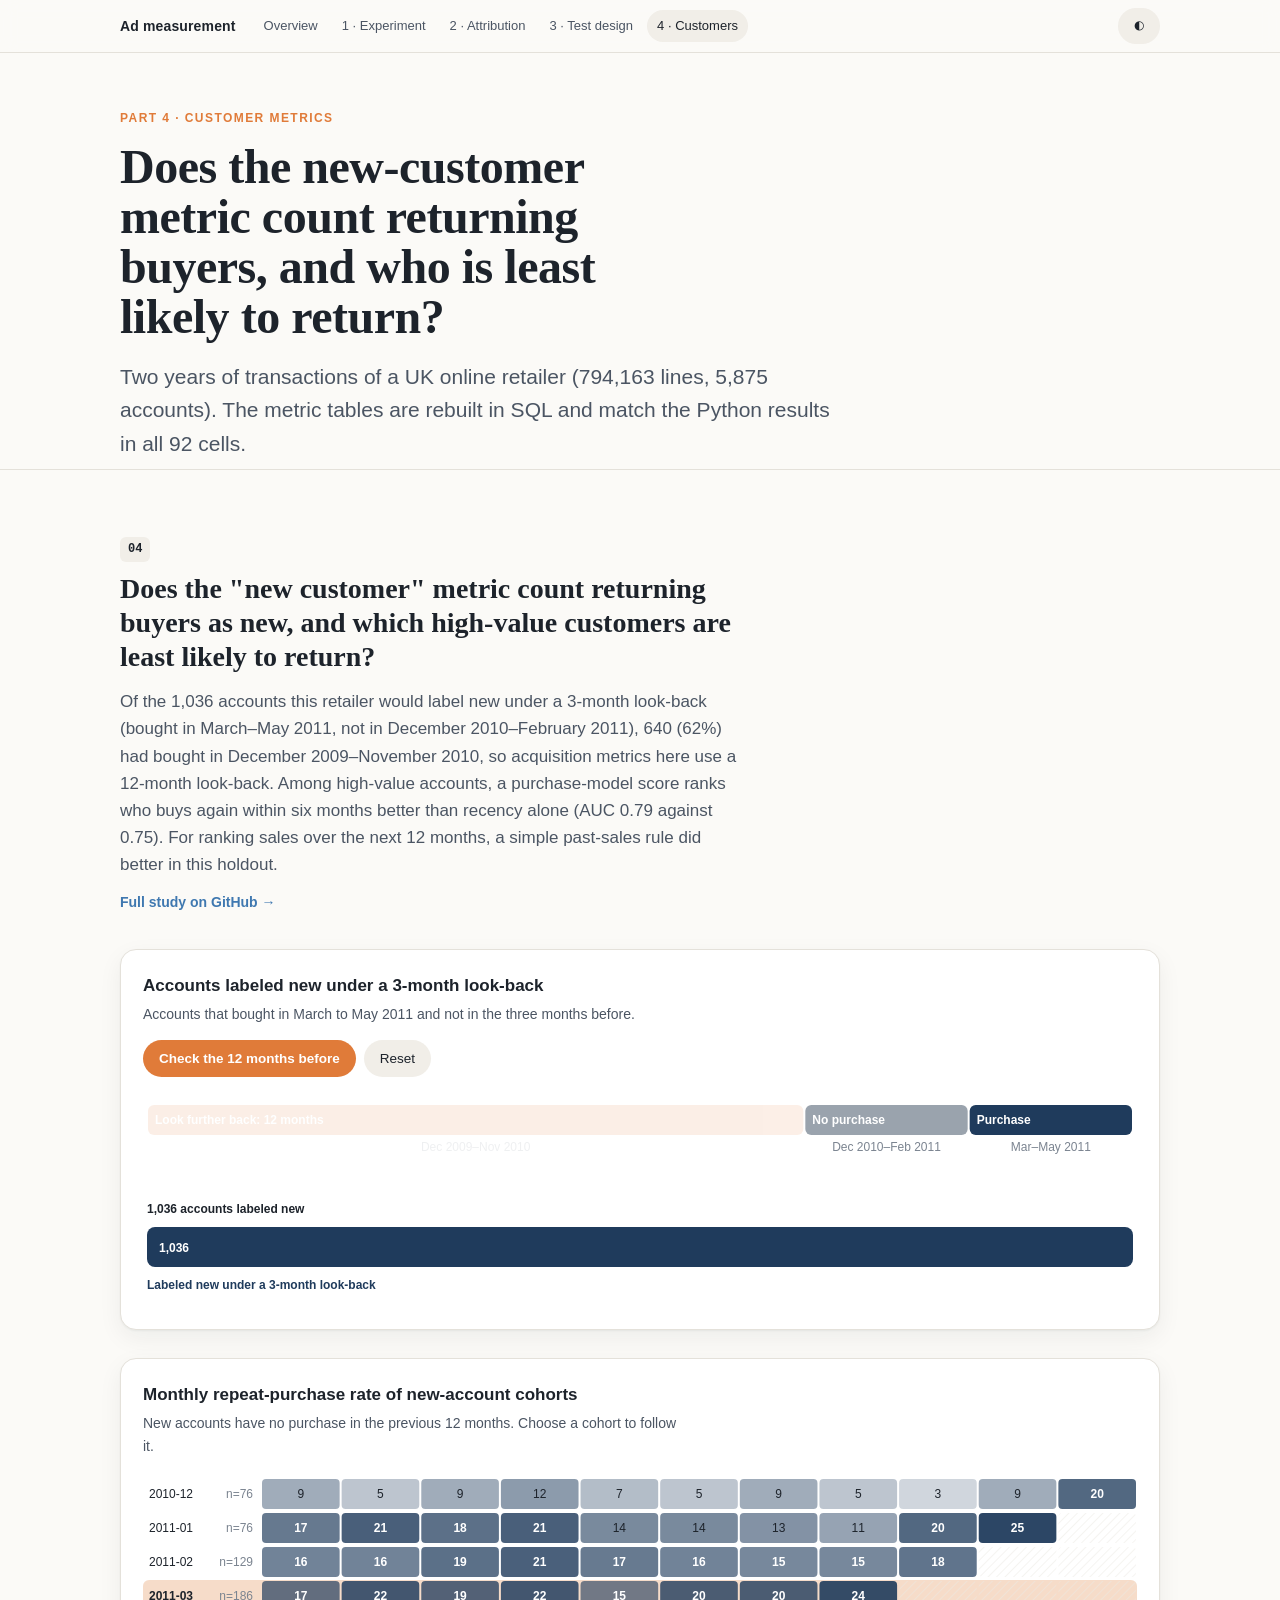
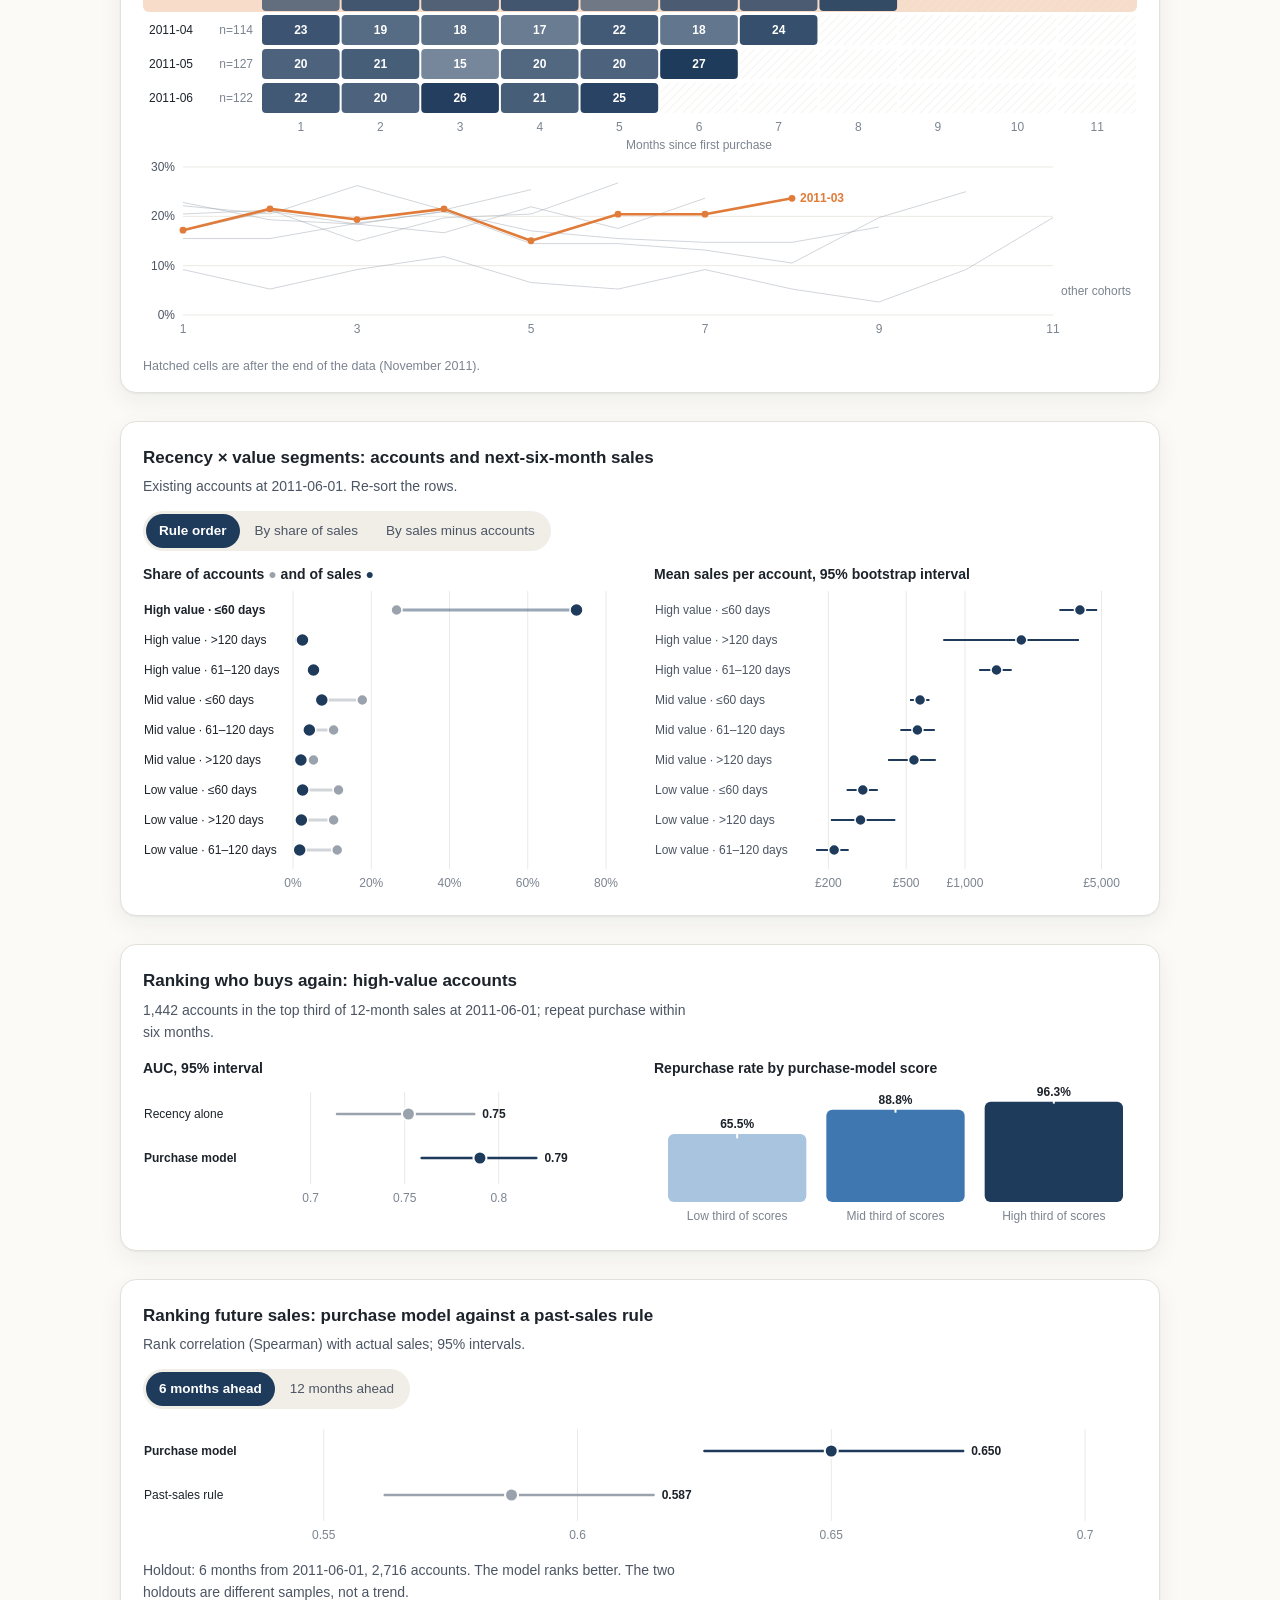
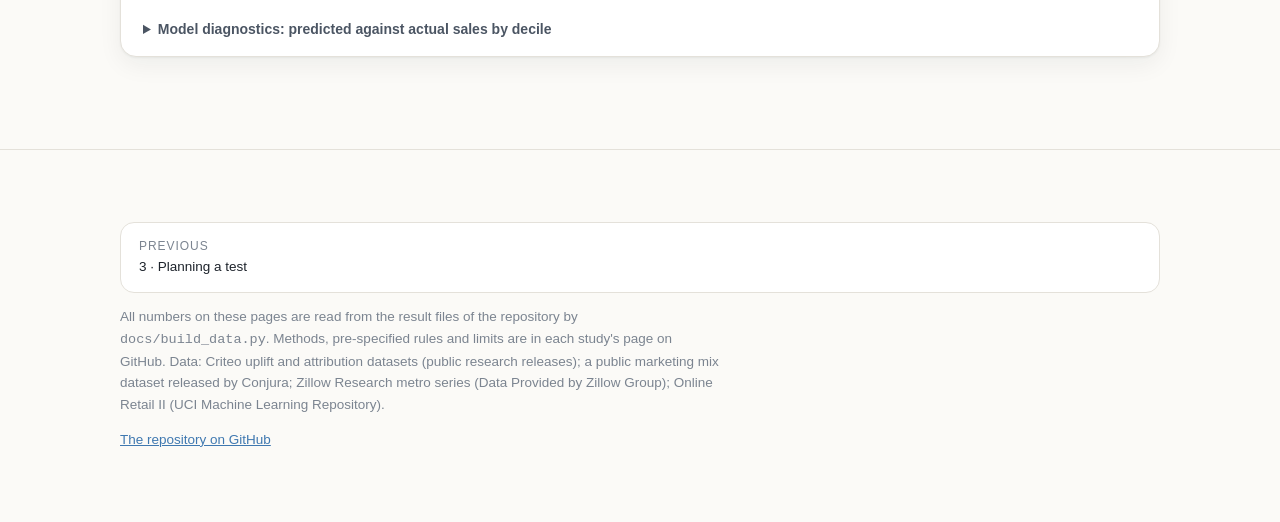
<file: docs/04.html>
<!doctype html>
<html lang="en">
<head>
<meta charset="utf-8">
<meta name="viewport" content="width=device-width, initial-scale=1">
<title>Ad Measurement: Customers</title>
<meta name="description" content="Interactive figures for customer counts, segments and retention.">
<link rel="stylesheet" href="assets/site.css">
</head>
<body data-page="04">
<div class="top"><div class="wrap">
  <a class="brand" href="index.html" style="color:inherit;text-decoration:none">Ad measurement</a>
  <nav id="nav"><a href="index.html" data-page="index">Overview</a><a href="01.html" data-page="01">1 · Experiment</a><a href="02.html" data-page="02">2 · Attribution</a><a href="03.html" data-page="03">3 · Test design</a><a href="04.html" data-page="04">4 · Customers</a></nav>
  <button class="btn ghost toggle-theme" id="theme" type="button" aria-label="Switch light or dark theme">◐</button>
</div></div>
<header class="pagehero"><div class="wrap">
  <div class="kicker">Part 4 · Customer metrics</div>
  <h1 class="serif">Does the new-customer metric count returning buyers, and who is least likely to return?</h1>
  <p class="dek">Two years of transactions of a UK online retailer (794,163 lines, 5,875 accounts). The metric tables are rebuilt in SQL and match the Python results in all 92 cells.</p>
</div></header>

<section class="part" id="s04"><div class="wrap">
  <div class="kicker study-k"><span class="code">04</span></div>
  <h2 class="serif">Does the "new customer" metric count returning buyers as new, and which high-value customers are least likely to return?</h2>
  <p class="lead">Of the 1,036 accounts this retailer would label new under a 3-month look-back (bought in March–May 2011, not in December 2010–February 2011), 640 (62%) had bought in December 2009–November 2010, so acquisition metrics here use a 12-month look-back. Among high-value accounts, a purchase-model score ranks who buys again within six months better than recency alone (AUC 0.79 against 0.75). For ranking sales over the next 12 months, a simple past-sales rule did better in this holdout.</p>
  <a class="gh" href="https://github.com/lyz44git/ad-measurement-and-metrics/tree/main/04_customer_metrics_retention">Full study on GitHub →</a>
  <div class="card">
    <h3>Accounts labeled new under a 3-month look-back</h3>
    <p class="sub">Accounts that bought in March to May 2011 and not in the three months before.</p>
    <div class="ctrl"><button class="btn" id="btn-look" type="button">Check the 12 months before</button><button class="btn ghost" id="btn-reset" type="button">Reset</button></div><div id="c-timeline"></div><div id="c-newbar"></div>
    
    
  </div>  <div class="card">
    <h3>Monthly repeat-purchase rate of new-account cohorts</h3>
    <p class="sub">New accounts have no purchase in the previous 12 months. Choose a cohort to follow it.</p>
    <div id="c-heat"></div><div id="c-curve"></div>
    <p class="note">Hatched cells are after the end of the data (November 2011).</p>
    
  </div>  <div class="card">
    <h3>Recency × value segments: accounts and next-six-month sales</h3>
    <p class="sub">Existing accounts at 2011-06-01. Re-sort the rows.</p>
    <div class="ctrl"><div class="seg" id="seg-04-sort"></div></div><div class="row2"><div><h3 style="font-size:14px;margin-bottom:4px">Share of accounts <span style="color:var(--grey)">●</span> and of sales <span style="color:var(--navy)">●</span></h3><div id="c-04-dumb"></div></div><div><h3 style="font-size:14px;margin-bottom:4px">Mean sales per account, 95% bootstrap interval</h3><div id="c-04-mean"></div></div></div>
    
    
  </div>  <div class="card">
    <h3>Ranking who buys again: high-value accounts</h3>
    <p class="sub">1,442 accounts in the top third of 12-month sales at 2011-06-01; repeat purchase within six months.</p>
    <div class="row2"><div><h3 style="font-size:14px;margin-bottom:4px">AUC, 95% interval</h3><div id="c-04-auc"></div></div><div><h3 style="font-size:14px;margin-bottom:4px">Repurchase rate by purchase-model score</h3><div id="c-04-terc"></div></div></div>
    
    
  </div>  <div class="card">
    <h3>Ranking future sales: purchase model against a past-sales rule</h3>
    <p class="sub">Rank correlation (Spearman) with actual sales; 95% intervals.</p>
    <div class="ctrl"><div class="seg" id="seg-04-rank"></div></div><div id="c-04-rank"></div><div id="ro-04-rank"></div><details class="more"><summary>Model diagnostics: predicted against actual sales by decile</summary><div id="c-04-cal" style="margin-top:10px"></div></details>
    
    
  </div>
</div></section>
<footer><div class="wrap">
  <div class="pager"><a href="03.html"><small>Previous</small>3 · Planning a test</a></div>
  <p>All numbers on these pages are read from the result files of the repository by <code>docs/build_data.py</code>. Methods, pre-specified rules and limits are in each study's page on GitHub. Data: Criteo uplift and attribution datasets (public research releases); a public marketing mix dataset released by Conjura; Zillow Research metro series (Data Provided by Zillow Group); Online Retail II (UCI Machine Learning Repository).</p>
  <p><a href="https://github.com/lyz44git/ad-measurement-and-metrics">The repository on GitHub</a></p>
</div></footer>
<div id="tip" role="tooltip"></div>
<script src="data.js?v=20261125b"></script>
<script src="assets/explorer.js?v=20261125b"></script>
</body>
</html>
</file>
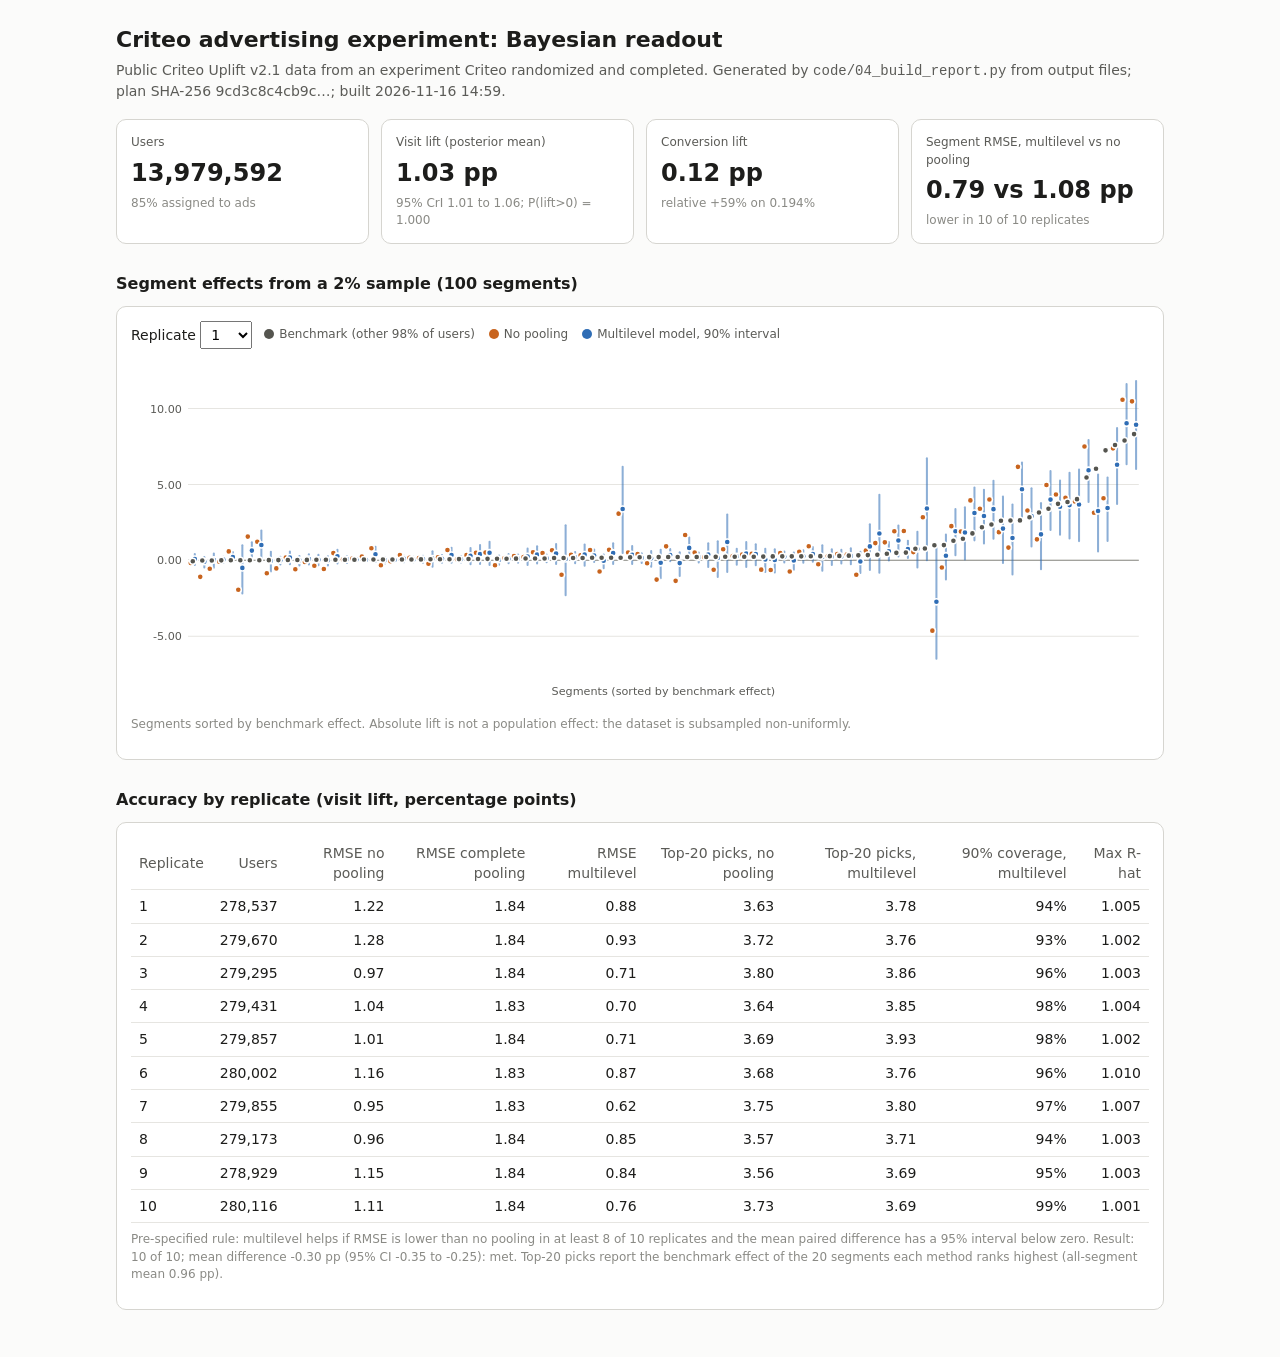
<file: 07_bayesian_segment_effects/out/criteo_bayes_report.html>
<!doctype html><html lang="en"><head><meta charset="utf-8"><meta name="viewport" content="width=device-width,initial-scale=1">
<title>Criteo Bayesian Readout</title>
<style>
:root{--bg:#fbfbfa;--card:#fff;--ink:#1d1d1b;--ink2:#5b5b57;--muted:#8a8a85;--grid:#e6e5e1;--line:#d6d5d0;
--s1:#2f6db5;--s2:#c8641e;--s0:#55554f}
@media (prefers-color-scheme:dark){:root:not([data-theme="light"]){--bg:#161615;--card:#1f1f1d;--ink:#ecebe7;--ink2:#b3b2ad;--muted:#85847f;--grid:#2e2e2b;--line:#3a3a37;--s1:#6ea3e6;--s2:#e8935a;--s0:#a9a8a2}}
:root[data-theme="dark"]{--bg:#161615;--card:#1f1f1d;--ink:#ecebe7;--ink2:#b3b2ad;--muted:#85847f;--grid:#2e2e2b;--line:#3a3a37;--s1:#6ea3e6;--s2:#e8935a;--s0:#a9a8a2}
*{box-sizing:border-box}body{margin:0;background:var(--bg);color:var(--ink);font:14px/1.45 system-ui,-apple-system,Segoe UI,sans-serif}
main{max-width:1080px;margin:0 auto;padding:24px 16px 48px}h1{font-size:22px;margin:0 0 4px}h2{font-size:16px;margin:28px 0 10px}
.sub{color:var(--ink2);margin:0 0 18px}.tiles{display:grid;grid-template-columns:repeat(auto-fit,minmax(200px,1fr));gap:12px}
.tile{background:var(--card);border:1px solid var(--line);border-radius:10px;padding:14px}.tile .k{color:var(--ink2);font-size:12px}
.tile .v{font-size:24px;font-weight:600;margin:4px 0}.tile .d{color:var(--muted);font-size:12px}
.card{background:var(--card);border:1px solid var(--line);border-radius:10px;padding:14px;overflow-x:auto}
table{border-collapse:collapse;width:100%;font-variant-numeric:tabular-nums}th,td{padding:6px 8px;border-bottom:1px solid var(--grid);text-align:right}
th:first-child,td:first-child{text-align:left}th{color:var(--ink2);font-weight:500}
.controls{display:flex;gap:12px;align-items:center;flex-wrap:wrap;margin-bottom:8px}select{font:inherit;padding:4px 6px}
.legend{display:flex;gap:14px;flex-wrap:wrap;color:var(--ink2);font-size:12px}.sw{display:inline-block;width:10px;height:10px;border-radius:50%;margin-right:5px;vertical-align:-1px}
#tip{position:fixed;pointer-events:none;background:var(--card);border:1px solid var(--line);border-radius:6px;padding:6px 8px;font-size:12px;display:none;box-shadow:0 2px 8px rgba(0,0,0,.12)}
.note{color:var(--muted);font-size:12px;margin-top:8px}svg text{fill:var(--ink2);font-size:11px}
</style></head><body><main>
<h1>Criteo advertising experiment: Bayesian readout</h1>
<p class="sub">Public Criteo Uplift v2.1 data from an experiment Criteo randomized and completed. Generated by <code>code/04_build_report.py</code> from output files; plan SHA-256 <span id="hash"></span>; built <span id="built"></span>.</p>
<div class="tiles" id="tiles"></div>
<h2>Segment effects from a 2% sample (100 segments)</h2>
<div class="card"><div class="controls"><label>Replicate <select id="rep"></select></label>
<div class="legend"><span><span class="sw" style="background:var(--s0)"></span>Benchmark (other 98% of users)</span><span><span class="sw" style="background:var(--s2)"></span>No pooling</span><span><span class="sw" style="background:var(--s1)"></span>Multilevel model, 90% interval</span></div></div>
<svg id="seg" width="100%" viewBox="0 0 1000 340" role="img" aria-label="Segment effects"></svg>
<p class="note">Segments sorted by benchmark effect. Absolute lift is not a population effect: the dataset is subsampled non-uniformly.</p></div>
<h2>Accuracy by replicate (visit lift, percentage points)</h2>
<div class="card"><table id="reps"></table><p class="note" id="decision"></p></div>
</main><div id="tip"></div>
<script>
const D={"p1": {"n_users": 13979592, "visit": {"n0": 2096937, "n1": 11882655, "rate0": 0.03820095691954503, "rate1": 0.048543360048743316, "bayes_lift_mean": 0.010342369705309908, "bayes_lift_ci95": [0.010055460429414275, 0.010629438669681555], "bayes_rel_mean": 0.27075106273019095, "bayes_rel_ci95": [0.2615786747655239, 0.28000200529030866], "p_lift_gt_0": 1.0, "freq_lift": 0.010342403129198284, "freq_ci95": [0.010055622944060531, 0.010629183314336037]}, "conversion": {"n0": 2096937, "n1": 11882655, "rate0": 0.0019375880152813366, "rate1": 0.0030894610674129645, "bayes_lift_mean": 0.0011514945611660117, "bayes_lift_ci95": [0.001083673058301154, 0.0012189311392187426], "bayes_rel_mean": 0.5945620479496715, "bayes_rel_ci95": [0.5436671704894234, 0.6472480384298545], "p_lift_gt_0": 1.0, "freq_lift": 0.0011518730521316279, "freq_ci95": [0.0010845045523244809, 0.0012192415519387749]}}, "p2": {"0": {"n_users": 278537, "n_control": 41912, "rmse": {"nopool": 0.01222580884233268, "cpool": 0.018364215691301547, "bayes": 0.0088145395884094}, "mae": {"nopool": 0.00820549191479824, "cpool": 0.013122407916144815, "bayes": 0.004601341690549349}, "top20_bench_mean": {"nopool": 0.03629726164699908, "bayes": 0.03781073884731106, "oracle": 0.04022730333511539, "all": 0.009548109395769394}, "coverage90": {"nopool": 0.89, "bayes": 0.94}, "rhat_max": 1.004726529121399, "ess_min": 616.4854025231699, "sigma_b_mean": 0.2709897458553314, "warmup": 1000, "draws": 1000, "sec": 3.7, "seg": {"bench": [0.009920667404584749, 0.00776221707327629, 0.0017189379842135755, 0.0037257997775753116, 0.001510929950496176, 0.0023563529234614244, 0.003460712858690221, 5.060702755311369e-05, 0.00010522631025850632, 0.002759053905681895, 0.002183445452636292, 0.0008621768293851327, 0.0015555142208808215, 0.002116080724423106, 0.0005201796232959677, 0.0010996773416401505, -0.00015130278359646102, 0.00034491858015577113, 0.0007547933811452327, 0.00040688365957384717, 0.0008295473801077915, 0.0005032882048342569, 0.001118954399110055, 0.0006034152865203174, 0.0005453594867964842, 0.0004462699286973469, 0.0724775008471015, 0.07893968769717619, 0.08317773042076698, 0.0760197260899351, 0.060406883979814086, 0.054541808826612026, 0.037226235811278735, 0.034053502150311846, 0.040331137067660325, 0.0384567233862315, 0.031581005738832935, 0.02623143907474358, 0.028382868641066164, 0.02603892577795032, 0.023595374211717035, 0.02175896825994257, 0.014280492449955565, 0.0263203529297331, 0.017762970347455304, 0.012962732994022994, 0.010047986827915183, 0.007613525657141823, 0.0049401453051936516, 0.0019786527077223434, 0.0016834565708334533, 0.0030866026996504495, 0.002629159904258792, 0.0021609226466943014, 0.00293048207584461, 0.002634278083565948, 0.0023619861261211274, 0.0012428706989628321, 0.005109728916472732, 0.0015026765760031945, 0.0024144038784941063, 0.002461184659776898, 0.004326710919406319, 0.002293885976672766, 0.0021227234813525897, 0.0032808550234677235, 0.0022064300468227632, 0.0016968130921619293, 0.0027776947148979037, 0.0012434406445505052, 0.0003564052648603131, 0.0007684393669560967, 0.0026613808533175066, 0.00020262866813060103, 0.002015607497416555, 0.0015445180167132158, 0.0026168748417554474, 0.0012602790929714279, 0.002205177857615724, 0.002361542873376322, 0.0009313541099151799, 0.002598150168115529, 0.000983761680906959, 0.0021910116287670693, 0.00010278034569790456, 0.00013717342385081294, -0.0006183598899521386, 0.00035055826785374694, 0.0016948192360334135, 0.0010105941926085446, 0.000304522869703297, 2.0359937907710873e-06, 0.0005434935997588432, 0.00016043673687937167, 0.0006364850763893358, 0.00021383497218830597, 0.0005536347139485321, 0.0007079586970846902, -0.00010402735377854078, 1.5475906375390577e-05], "nopool": [-0.04633557516544645, 0.028365232787496336, 0.03077230892356944, 0.011363998470460768, -0.009467027668570577, 0.007350291629767608, 0.006395665225252638, -0.019372190700758962, 0.012197286461077421, -0.002561721229007042, -0.013516704529724536, 0.003426211206097353, 0.003367135887843476, -0.001909040622765477, 0.007948007274911633, 0.0015848996495699263, -0.010870499437429678, -0.003521154236309441, 0.002008871014489856, 0.0005680243834857305, 0.000652000725350807, 0.002545608824777259, 0.002774383195164646, 0.0016677517904542497, -0.000582566153511221, 0.0012152027360071587, 0.04088282531396305, 0.10584251527162311, 0.10476523170568307, 0.07378504381716318, 0.031376533869382245, 0.07504711466080113, 0.04334294407345992, 0.04970197468268571, 0.03876433496810354, 0.041240055344171564, 0.013833329775652659, 0.008382200582834454, 0.03282456167002688, 0.018585597240189725, 0.04009521967224898, 0.03401361240049998, 0.01896369488495782, 0.061616694871222386, 0.03950123135593691, 0.02252801456489637, -0.004710620490407165, 0.005434102121052761, 0.01920376810174528, 0.005114155793272941, 0.0068606973951545434, 0.003853883292895129, -0.007356076759061834, 0.009219636380940081, 0.004129252146555679, 0.005698296175457676, 0.003762699109494543, 0.0021842046864854626, 0.019282963977068537, 0.0066000810256443, 0.0042500275780458716, -0.006128274364142677, 0.011846705097649965, -0.006219960418433701, -0.012681303634829402, -0.009511752077943525, 0.0020332790114015384, 0.006899620772386039, 0.002865865118429005, 0.005362325412660983, 0.004758813121676338, 0.006760941370767961, 0.009231989687143637, 0.0018980572947491937, 0.00409539702405785, 0.0036360550234513277, 0.004778587390957457, 0.0048397833792123215, 0.005154660267072574, 0.002787640232766543, 0.005036516508525893, -0.006363319386331941, 0.005135829166103525, 0.016721071494674496, 0.015647508091830145, -0.008555476920657386, -0.0017435946224834045, -0.005700004251468274, -0.007297222194920804, -0.0031887162073919286, -0.0011024893427744268, -0.0008841732979664009, -0.0032777955181546676, -0.00531759781806954, 0.0015402830199350709, -0.005833399381786478, 0.0034865558950679275, -0.0022264078045011113, -0.0055839208848908976, 0.005887441318756701], "bayes": [-0.02733871154487133, 0.03413485363125801, 0.033824674785137177, 0.017690373584628105, 0.0009110513492487371, 0.01210032869130373, 0.009196882136166096, -0.004987018182873726, 0.010086174122989178, 0.002205801894888282, -0.00181372812949121, 0.002966267056763172, 0.0037640142254531384, 0.0013733417727053165, 0.004033006727695465, 0.0012570035178214312, -0.0008662548498250544, 0.00042839301750063896, 0.0010439753532409668, 0.0007097902125678957, 0.0007292178343050182, 0.00041198291000910103, 0.001227117725647986, 0.0005929528269916773, 0.00019168169819749892, 0.0004954413161613047, 0.03450324386358261, 0.09029870480298996, 0.08932429552078247, 0.06299403309822083, 0.03254111483693123, 0.05942405387759209, 0.03526287153363228, 0.04003728926181793, 0.03680481016635895, 0.036392562091350555, 0.01712835021317005, 0.014681343920528889, 0.02911757118999958, 0.020915530622005463, 0.033732350915670395, 0.029174745082855225, 0.018338115885853767, 0.04682042449712753, 0.031203264370560646, 0.019195454195141792, 0.0030811913311481476, 0.007456674240529537, 0.013108880259096622, 0.0037299254909157753, 0.0031244931742548943, 0.0029254595283418894, -7.294856186490506e-05, 0.003504776628687978, 0.0025170124135911465, 0.002698744647204876, 0.004456637427210808, 0.0025808040518313646, 0.007383196149021387, 0.0044732410460710526, 0.004153990652412176, 0.0006276521016843617, 0.005993430037051439, 0.0015611062990501523, -0.0016363790491595864, -0.0007115791086107492, 0.0038989547174423933, 0.004883779678493738, 0.0025203395634889603, 0.0038051859010010958, 0.0027529059443622828, 0.0035433892626315355, 0.004105096682906151, 0.0017889086157083511, 0.001647569821216166, 0.001975436694920063, 0.00229199742898345, 0.0014159634010866284, 0.0019805736374109983, 0.0027283881790935993, 0.004110945388674736, 0.0002612623502500355, 0.005056973081082106, 0.008212143555283546, 0.006425602827221155, -0.00024157584994100034, 0.0008156455587595701, 7.0667697400494944e-06, -0.00026434881146997213, 0.0004435341397766024, 0.0008900162065401673, 0.0004498991766013205, 0.00015998620074242353, 5.187873830436729e-05, 0.0008917897357605398, 2.4793052944005467e-06, 0.001018235576339066, 0.001217894721776247, 0.00027077484992332757, 0.0022346407640725374], "lo": [-0.06480591297149658, 3.249347209930455e-05, 0.004824608564376831, -0.008153123408555982, -0.02301802523434162, -0.007647604495286941, -0.006292413920164108, -0.02179586738348007, -0.0002954205498099326, -0.00679149255156517, -0.01025863392278552, -0.002582640899345278, -0.0034899819642305375, -0.004286417784169316, -0.0011233768425881858, -0.001962562859989703, -0.004778178851120174, -0.003206619853153825, -0.0015637089731171728, -0.0017524432740174233, -0.0014728694804944096, -0.0007269659545272589, -0.0016372558427974581, -0.0012298270361498, -0.0008859613211825489, -0.0010317542124539613, 0.01269705630838871, 0.06340425163507461, 0.06018386855721474, 0.03712052963674069, 0.005807066708803177, 0.038398311287164685, 0.01682923883199692, 0.020013770461082457, 0.012669443339109422, 0.014475643634796143, -0.005806036293506622, -0.009267325699329376, 0.009126276150345803, -0.0017766889184713359, 0.014287075772881509, 0.011125952005386354, 0.0005081485956907274, 0.02842196337878704, 0.013162277638912201, 0.003419473394751549, -0.012561413459479809, -0.004734450578689575, 0.0025252325460314753, -0.0024109224788844584, -0.0010965351946651935, -0.0025182820856571196, -0.006217749323695898, -0.0005658282432705162, -0.0021325107663869858, -0.00160739840939641, -0.00443263156339526, -0.0030069511383771894, 0.0016018282622098925, -0.0024636995047330854, -0.0032470176927745344, -0.00771592715755105, -0.00014502713456749904, -0.011032694578170776, -0.011868124082684516, -0.008395886793732642, -0.004329580347985029, -0.002342005632817745, -0.003024831507354975, -0.0021242748014628885, -0.002066180063411593, -0.0015388860832899808, -0.0009125479962676762, -0.0026346780359745026, -0.0017260204069316385, -0.0018896462395787239, -0.0014784946339204904, -0.0012324724346399307, -0.0013931137975305317, -0.002937050350010395, -0.002342802938073873, -0.007962152734398842, -0.0030581323429942128, 0.0011446697637438775, 0.0007641754578799012, -0.007410264341160654, -0.0031054244376719, -0.0034192598890513183, -0.005209526931867004, -0.002891592285595834, -0.0026602201862260698, -0.0017050288850441572, -0.0021329714450985192, -0.0027932315599173306, -0.0015089002437889576, -0.003450392070226371, -0.0012013835366815329, -0.0041403356473892925, -0.004816414695233107, -0.0011247893562540412], "hi": [0.009109646081924423, 0.06720596849918363, 0.06163428425788879, 0.04321057237684725, 0.02312234416604042, 0.030226424336433407, 0.023852594569325446, 0.00987391192466019, 0.019668278377503148, 0.009999172668904065, 0.005274227540940042, 0.008095327438786624, 0.010438835714012383, 0.006186223775148391, 0.008951377356424928, 0.004141456168144936, 0.002165045845322311, 0.0036842259112745504, 0.003470244118943806, 0.0029068096657283602, 0.0028541092295199617, 0.0015448751335497939, 0.0037899673334322857, 0.0023204478668048976, 0.0011789238604251293, 0.0019652249524369832, 0.05451509989798069, 0.11616081669926644, 0.11814106032252311, 0.08727479875087737, 0.05653039999306201, 0.07934737205505371, 0.05262422524392604, 0.05881238710135221, 0.05983082801103588, 0.057690538838505744, 0.03770104199647902, 0.03677905797958373, 0.047576957754790775, 0.04202115759253502, 0.05241316556930541, 0.04651844762265682, 0.035021086223423474, 0.06450885571539401, 0.04800486285239458, 0.03379899337887763, 0.017086489126086225, 0.018845885060727593, 0.02290727384388446, 0.009427818609401582, 0.0071895448490977235, 0.008006662456318736, 0.005180959776043891, 0.007484844303689896, 0.006898370431736108, 0.006564917368814347, 0.012148573808372018, 0.0077199279796332084, 0.01288085905835032, 0.010811782674863933, 0.010565151832997796, 0.0076721108984202134, 0.01202806928195059, 0.012638797052204609, 0.00693568307906389, 0.005620965128764506, 0.01118532149121165, 0.011252153897657987, 0.007294815871864555, 0.009285911079496143, 0.00699817654676735, 0.008227169746533034, 0.008801408018916842, 0.005746571603231125, 0.004598312056623399, 0.0054192480631172655, 0.005883768689818678, 0.003906712587922812, 0.0051639561308547835, 0.007635979261249303, 0.010071261227130887, 0.00734302084892988, 0.01229953593574463, 0.014998615998774766, 0.011870000651106239, 0.005584009643644092, 0.0041291569359600535, 0.0027470684144645925, 0.003825512458570301, 0.0032594065181910984, 0.004000381869263946, 0.002327908191364258, 0.0021098248893395067, 0.002374564623460172, 0.003057615179568529, 0.002925812429748475, 0.0030947475810535236, 0.0059236937668174505, 0.004450646857731042, 0.005414942419156431], "np_lo": [-0.08542141138985641, -0.00896925698250315, -0.0016093349862740455, -0.019033742533826104, -0.03717063285161075, -0.01679317753263182, -0.013699357628957621, -0.041524295625300564, -0.002562228129244783, -0.0169901137318005, -0.028718350971125094, -0.006658057548214353, -0.008646756773619207, -0.012623912391638943, -0.0007472506701418826, -0.005724806806976623, -0.021428139996410127, -0.012661914310829492, -0.004147115277747184, -0.005746864562474855, -0.005483722515393753, 0.0008382355930390351, -0.003225286221995462, -0.002871364925726765, -0.004653497432007481, -0.002929202553441455, 0.015377824637477708, 0.07630390557787707, 0.07329304506453221, 0.04462613559563322, 0.0006912464170184644, 0.05176213982535785, 0.021811543778320956, 0.0271711496625293, 0.011311945627255664, 0.015588845634637336, -0.012454680581671203, -0.02003049238709394, 0.009136875555798903, -0.007650723974665312, 0.016496885922669624, 0.011473812793400606, -0.0028449251136907668, 0.04136902650071304, 0.018411621487909927, 0.002878118777856261, -0.025562685747335875, -0.011458419798797352, 0.00486261722283975, -0.005302429796363067, -0.0007042280978942243, -0.006091887342343812, -0.019648941475990802, 0.003045296508261807, -0.004646168924425303, -0.0018497942224877826, -0.00953857243329351, -0.008266648161703485, 0.012652805229290354, -0.004569336205039305, -0.007622705720396911, -0.02004148680353621, 0.002165430495958926, -0.024276833767911676, -0.02865892004613221, -0.02289967431146585, -0.01125671886470772, -0.004181683660441001, -0.006924487137328168, -0.004750453098998589, -0.0040751141868392, -0.001647596873480579, 0.0011806126413512735, -0.0069664693829070996, -0.002232920741003173, -0.003971676770978127, -0.0025022664409269342, -0.00031973418757214045, -0.0013121021963949705, -0.007203169086543521, -0.006236086217664746, -0.019544197077480355, -0.0074899626871452706, 0.007061006686417822, 0.008262016487425413, -0.021939972699386835, -0.010368240267213991, -0.014682377819803305, -0.01792759080364867, -0.011768329457175392, -0.009588791271862254, -0.00745240892834653, -0.010415252890353733, -0.014078273209114256, -0.004222484682756137, -0.01522150468455966, -0.001132384238974768, -0.012905332892945882, -0.0162674007333658, -0.00037274799206912443], "np_hi": [-0.00724973894103649, 0.06569972255749582, 0.06315395283341294, 0.041761739474747636, 0.0182365775144696, 0.031493760792167036, 0.026490688079462896, 0.002779914223782643, 0.026956801051399623, 0.011866671273786416, 0.0016849419116760217, 0.013510479960409058, 0.01538102854930616, 0.008805831146107989, 0.016643265219965148, 0.008894606106116476, -0.0003128588784492292, 0.00561960583821061, 0.008164857306726895, 0.006882913329446316, 0.006787723966095367, 0.004252982056515483, 0.008774052612324754, 0.006206868506635264, 0.00348836512498504, 0.005359608025455773, 0.06638782599044839, 0.13538112496536914, 0.13623741834683392, 0.10294395203869314, 0.06206182132174602, 0.09833208949624442, 0.06487434436859889, 0.07223279970284212, 0.06621672430895141, 0.0668912650537058, 0.040121340132976524, 0.036794893552762845, 0.056512247784254864, 0.04482191845504476, 0.06369355342182834, 0.05655341200759935, 0.0407723148836064, 0.08186436324173174, 0.060590841223963895, 0.04217791035193648, 0.016141444766521545, 0.022326624040902875, 0.033544918980650804, 0.015530741382908948, 0.014425622888203312, 0.01379965392813407, 0.004936787957867134, 0.015393976253618356, 0.01290467321753666, 0.013246386573403136, 0.017063970652282597, 0.01263505753467441, 0.02591312272484672, 0.017769498256327905, 0.016122760876488652, 0.007784938075250856, 0.021527979699341004, 0.011836912931044274, 0.0032963127764734056, 0.0038761701555788015, 0.015323276887510796, 0.017980925205213077, 0.012656217374186178, 0.015475103924320555, 0.013592740430191876, 0.015169479615016501, 0.017283366732935998, 0.010762583972405487, 0.010423714789118873, 0.011243786817880783, 0.01205944122284185, 0.009999300945996784, 0.011621422730540119, 0.012778449552076607, 0.01630911923471653, 0.00681755830481647, 0.01776162101935232, 0.026381136302931173, 0.023032999696234877, 0.004829018858072064, 0.006881051022247182, 0.003282369316866756, 0.00333314641380706, 0.005390897042391534, 0.007383812586313401, 0.005684062332413728, 0.003859661854044398, 0.0034430775729751744, 0.007303050722626278, 0.0035547059209867045, 0.008105496029110624, 0.00845251728394366, 0.0050995589635840066, 0.012147630629582526]}}, "1": {"n_users": 279670, "n_control": 42110, "rmse": {"nopool": 0.012758306157853215, "cpool": 0.018426468712596848, "bayes": 0.009308994328354489}, "mae": {"nopool": 0.008572737106682306, "cpool": 0.013676712874530714, "bayes": 0.005424178684983779}, "top20_bench_mean": {"nopool": 0.037248008433670265, "bayes": 0.03758042458225174, "oracle": 0.04022914390725425, "all": 0.009524429388937734}, "coverage90": {"nopool": 0.82, "bayes": 0.93}, "rhat_max": 1.0024555921554565, "ess_min": 755.3266489779011, "sigma_b_mean": 0.32497644424438477, "warmup": 1000, "draws": 1000, "sec": 3.5, "seg": {"bench": [0.008501572968752591, 0.007869234919566648, 0.0016648768362825528, 0.004426400234696953, 0.0010863555172608286, 0.0021093351254180964, 0.00343393340464402, 0.00015881750810545908, 0.00038688442764835823, 0.002377830958597685, 0.0017695332006312132, 0.0009032132492288528, 0.0015048335578576356, 0.0019835507699639578, 0.0005871267917974491, 0.0011270657257250183, -0.00043639525555696536, 0.00015565324116405786, 0.0007474107592951775, 0.000583748001693086, 0.0008170457112754914, 0.0005017127732379859, 0.001153345490891898, 0.0005890134643480342, 0.0007659767576014696, 0.0005968163019583073, 0.07187653668248181, 0.07945171327744313, 0.08242659790011675, 0.07646929866464307, 0.059808301015933485, 0.05452636017730794, 0.03724487134636477, 0.03422955723725685, 0.03937081980848177, 0.03871040095990924, 0.030900343968343125, 0.02592299116309814, 0.028665004325490087, 0.0263311095052515, 0.02375324806755684, 0.022016681353860743, 0.014216130330549873, 0.026937139133541177, 0.018657337671445756, 0.013068435556009013, 0.009063492861914844, 0.007491369561937071, 0.00539797431351826, 0.001983437162390859, 0.0017810488897778195, 0.0031187447385500403, 0.0027805364595982016, 0.0020700011688593624, 0.0030326676701765524, 0.002923232547579327, 0.002402121565599921, 0.0011236127005423199, 0.005387841326178061, 0.0017537921226983971, 0.0023638097763669375, 0.0021983592992461942, 0.004765704237948899, 0.0018355155139642386, 0.0016349243373156748, 0.0027781955267301775, 0.002013098953066849, 0.0018721322688032282, 0.0026091850621024846, 0.0013844620386684221, 0.00032060138031458907, 0.0010473758378699745, 0.00293847753267055, 0.00012204500740803197, 0.002021138505817347, 0.0015546881434337755, 0.002656118640818779, 0.001343626239480025, 0.0024813334424668536, 0.002235344076081277, 0.0008267070342935397, 0.0023790621811708504, 0.0011721999449609416, 0.002446949209019094, 0.0007993029817943038, 0.0001265980041699616, -0.0008538780937048102, 0.00017707582380066013, 0.0014965060703170316, 0.0009014020621945715, 0.0001579965197356023, -0.0001225605039235373, 0.0003819976342304956, 0.0001872338697588979, 0.000603638447227074, 0.00020039631930448328, 0.0007211036704158685, 0.0007923681931782615, -0.0004656284579854491, 8.068848674912255e-05], "nopool": [0.022251828334939605, 0.022943722943722933, 0.03523269334275583, -0.023780398297206046, 0.011171124651450995, 0.01876174406565173, 0.007528083279421283, -0.023329192844276342, -0.0013907291513311423, 0.016407246132749537, 0.007075454020791641, 0.00175540622038425, 0.005906857242635136, 0.004629569149604321, 0.00463349923842863, 0.00035851674806544175, 0.002955607945201817, 0.005831412808156995, 0.0023308527927465563, -0.008064508423302608, 0.0012967645723918828, 0.002741064291884996, 0.0010473397570171764, 0.0023044958098218916, -0.01252713724109605, -0.005665647003125052, 0.0695704096003946, 0.08173599379023788, 0.14125584763393523, 0.05256728207954442, 0.061186086089341285, 0.0757586955138272, 0.04314313907219562, 0.04069438458538931, 0.08398689780909117, 0.029268037244301118, 0.04807010848825165, 0.023206574147834474, 0.019457201890107134, 0.0047174132087569876, 0.03221148323788582, 0.021004349310493275, 0.022400857218472375, 0.030785787375180826, -0.0020868352777793225, 0.017306048139166606, 0.04302416678244493, 0.010461479226668242, -0.0033457715905421404, 0.004994840888907139, 0.002516487330787921, 0.0020620731894342922, -0.014010989010989012, 0.015306122448979591, -0.0011420234223358944, -0.00857648564577798, 0.0017212162246976435, 0.007904937692521681, 0.004441430651448971, -0.006046181044353845, 0.0068291769971343015, 0.006872711795646719, -0.009943363655759645, 0.01760113057150472, 0.010721563452170707, 0.015101526714230302, 0.012003529871041606, -0.0017866424116424126, 0.010581206546735888, -0.001483753730223563, 0.006027919692831686, -0.006515680929818465, -0.004216063333465497, 0.005602906619213276, 0.003752299102479548, 0.003230959846061297, 0.0028863916256157635, 0.00022457371608339619, -0.008008744797036697, 0.008817816118325458, 0.009757335742417253, 0.004373400752347264, -0.003729772835513418, 0.0041126693887212264, -0.01791996862419398, -0.008064413630066474, 0.009581881533101045, 0.0029745203894933955, 0.0014647999492406888, 0.002263832245717576, 0.005824149888346253, 0.005075767547795981, 0.004551096400496483, -0.006124073972880773, 0.0030596370720178006, -0.005044514117094763, -0.004431101314889412, -0.006598351126104994, 0.012112191817091594, 0.002830819611641529], "bayes": [0.029302531853318214, 0.029924476519227028, 0.03852195665240288, -0.01158077735453844, 0.016230272129178047, 0.019372595474123955, 0.01061821449548006, -0.010091939009726048, 0.002941697835922241, 0.010719484649598598, 0.005760378669947386, 0.002646935870870948, 0.0047598364762961864, 0.002394378650933504, 0.0028691075276583433, 0.0008152737282216549, 0.001256096875295043, 0.0023724373895674944, 0.0014599502319470048, -0.001031304826028645, 0.0007852990529499948, 0.0007912934524938464, 0.0003742273838724941, 0.0006815999513491988, -0.0018260919023305178, -0.0005154550890438259, 0.0543222576379776, 0.07570576667785645, 0.12014520913362503, 0.0511816032230854, 0.05613011121749878, 0.06600146740674973, 0.037650689482688904, 0.037094902247190475, 0.07002098858356476, 0.030110251158475876, 0.04396835342049599, 0.025358516722917557, 0.021820705384016037, 0.01070166565477848, 0.029811058193445206, 0.021224133670330048, 0.022188061848282814, 0.026447897776961327, 0.004695236217230558, 0.016860049217939377, 0.029900439083576202, 0.009861146099865437, 0.0020148807670921087, 0.0034342168364673853, 0.002092094160616398, 0.0029147586319595575, -0.0032441653311252594, 0.005437267012894154, 0.0009653182933107018, -0.0012194272130727768, 0.0033410675823688507, 0.00330317672342062, 0.003670744365081191, -0.00019343079475220293, 0.005973858293145895, 0.0052106864750385284, -0.0017721340991556644, 0.011554968543350697, 0.006380815990269184, 0.008265551179647446, 0.007830683141946793, 0.0016175274504348636, 0.00454078521579504, 0.0012865584576502442, 0.003306044265627861, -0.0005901354015804827, 8.365068060811609e-05, 0.0023236069828271866, 0.002506031421944499, 0.0018126744544133544, 0.001298207906074822, 0.0004523632233031094, -0.0011258756276220083, 0.004816180560737848, 0.006353439297527075, 0.004624088294804096, 0.0010015659499913454, 0.0035296669229865074, -0.006029232405126095, -0.0009553514537401497, 0.002785656601190567, 0.001773798605427146, 0.0020125291775912046, 0.001462829182855785, 0.0028567551635205746, 0.002060394501313567, 0.0008889145101420581, -0.0005115298554301262, 0.0008887817966751754, -0.00030354992486536503, -0.00026970941689796746, -0.0007299432181753218, 0.005987145472317934, 0.0016520541394129395], "lo": [-0.007271897792816161, -0.005760249495506284, 0.008874188363552093, -0.040165115147829056, -0.00848243273794651, 0.0005770925432443621, -0.0061590421944856645, -0.027901036292314527, -0.009799347445368766, 0.0016574604436755183, -0.0025856629945337772, -0.004223758773878217, -0.0032885472290217874, -0.0023203914053738115, -0.00217539188452065, -0.0028784845490008593, -0.0018113059690222143, -0.0017479310277849433, -0.0025015215622261164, -0.005325949913822114, -0.002228513383306563, -0.001631297124549746, -0.0014597136410884558, -0.0016205050284042951, -0.0066446975572034715, -0.0031630501616746187, 0.034047067537903784, 0.044221062958240506, 0.0944762010127306, 0.023842646926641464, 0.030257951095700265, 0.042423582077026366, 0.01730385683476925, 0.017583788186311722, 0.048752009868621826, 0.00601656660437584, 0.02196984440088272, 0.0014807283878326418, -0.00025644525885581943, -0.014040693640708922, 0.008987797796726227, 0.0020065996795892715, 0.0033049371093511587, 0.010058677941560745, -0.016746911033988, -4.8478692770004176e-05, 0.017615246959030627, -0.001981557160615921, -0.011220575496554374, -0.002952319011092186, -0.00347409606911242, -0.004312844853848219, -0.010665327124297618, 0.0008682973217219115, -0.004546751547604799, -0.008639348717406393, -0.0053543829359114165, -0.0012547433841973543, -0.003187598008662462, -0.008675800915807485, -0.003554609417915344, -0.0026987710036337374, -0.010894242860376834, 0.001379271224141121, -0.0008059036917984482, 0.0005749502219259741, -0.000762488692998886, -0.006459135748445988, -0.00039291330613195886, -0.005499756429344416, -0.002268519066274166, -0.007454195711761713, -0.006083600083366036, -0.001646239776164293, -0.003145559085533023, -0.002327645709738135, -0.0022634037770330904, -0.0019588810624554752, -0.007217467995360494, -0.0008731722831726074, -0.0008569984696805475, -0.004575806576758623, -0.008678423054516316, -0.003840673808008432, -0.01775388279929757, -0.009240930620580911, -0.0005040360381826758, -0.0025675625074654818, -0.00391420586965978, -0.0028027244145050643, -0.001657995767891407, -0.0016875116154551504, -0.0011739877751097082, -0.0033292456064373255, -0.0015527940820902586, -0.004376640217378736, -0.004494723374955356, -0.005691846273839473, 0.00014879945665597917, -0.0023514111060649154], "hi": [0.06340856850147247, 0.063728042691946, 0.06694573238492012, 0.015136449038982383, 0.0395517461001873, 0.03666018024086951, 0.026240926608443255, 0.005963286198675618, 0.013885492738336322, 0.019082244671881198, 0.01303690210916101, 0.008795067435130477, 0.011946165468543768, 0.006646045669913291, 0.007505611679516732, 0.0038533251732587805, 0.003995047253556549, 0.006092339847236869, 0.005033478303812444, 0.002295924723148346, 0.003336468595080077, 0.003029178653378039, 0.0019951533409766848, 0.0028280417551286518, 0.0017189808655530213, 0.0015300188562832762, 0.07310090772807598, 0.10428914166986943, 0.14558696150779724, 0.07725580446422098, 0.0804114945232868, 0.088246513903141, 0.05688490960747003, 0.0556663045659661, 0.08936669230461121, 0.05250299088656902, 0.06558496430516242, 0.04813478477299213, 0.042736518010497083, 0.033131774142384524, 0.04876032527536154, 0.03939007353037595, 0.0398103591054678, 0.04182243328541517, 0.02447478584945201, 0.03226692043244839, 0.041718950308859346, 0.020502721704542638, 0.013793846964836104, 0.009135703509673476, 0.0069298009853810075, 0.00954624218866229, 0.002713769930414854, 0.009849899588152767, 0.005697333090938627, 0.004727574135176836, 0.010990469343960283, 0.007390916906297204, 0.009883581334725023, 0.006899009225890036, 0.014576740004122254, 0.01230482715182006, 0.006128595583140846, 0.020414227806031703, 0.0127689806278795, 0.015260506980121128, 0.015572780510410661, 0.008503731433302164, 0.009137503849342464, 0.007221100665628909, 0.008233021246269344, 0.005005912622436881, 0.005019840947352349, 0.006114450120367108, 0.007403341634199023, 0.005606206809170544, 0.0042888999683782444, 0.002618305548094213, 0.003814429650083183, 0.010108288936316967, 0.012812380818650125, 0.01259188428521156, 0.00924458699300885, 0.010071654384955761, 0.003812521835789084, 0.006183326477184892, 0.005993838561698793, 0.0056791470618918535, 0.0072859178297221645, 0.005181679734960197, 0.006977246399037537, 0.005518009979277845, 0.0027328731957823034, 0.001718594902195036, 0.0031958653009496628, 0.003026612102985381, 0.003152879793196916, 0.00308533036150038, 0.011511350143700836, 0.005250872345641253], "np_lo": [-0.015611993804629486, -0.014402641565095443, 0.002053746106131016, -0.05532270227576338, -0.01621862745088856, -0.002992074280352558, -0.013063350800529814, -0.04519506069217365, -0.0177294347135296, 0.004527657718596428, -0.004869900465263305, -0.009369701671337523, -0.00562863166068428, -0.003063544638968919, -0.003896325689739865, -0.0069786665559097025, -0.0028601215621521566, -0.0004336128601066108, -0.004979870166991171, -0.017648103552539617, -0.0047786479303848954, -0.0018435979878806989, -0.003209434357130145, -0.0022618781923254235, -0.02359701528964009, -0.01297761025863926, 0.04792196777314407, 0.04962598623350255, 0.11499961556668185, 0.021594643722915113, 0.033156161825275005, 0.05106983723082401, 0.02020096127056153, 0.017619509848501438, 0.061649225670252106, 0.00277434040772713, 0.02379448843215385, -0.0040155569328687545, -0.005533384057469032, -0.022354616442657908, 0.009305146455328726, -0.001872178991520767, -0.00038351015707049907, 0.011169375286460653, -0.02637707743888321, -0.0028236068941338392, 0.029598481389701753, -0.004900896450159252, -0.02077027194666624, -0.004850435874183894, -0.006744115916507934, -0.009411049412875544, -0.026734094786765875, 0.011141933242958285, -0.011105163089809703, -0.020920542071005056, -0.011214220983657123, 0.0011714009475676064, -0.006043167936786872, -0.019366985256903974, -0.006171167583778364, -0.004579520591101843, -0.024149867966667755, 0.0052469372841352484, 0.0009191570136318564, 0.005282258793811223, 0.000283409269693247, -0.014432460016421305, 0.0039579172480106554, -0.012333136151376996, -0.0023845169795641986, -0.01835242395731119, -0.01464831562157324, -0.0007774128476292341, -0.00523314896318865, -0.0043672062975176965, -0.003576983379200543, -0.00546497179809339, -0.01913737528031742, 0.00018517971487561243, -0.0004937672825527165, -0.008417482818202834, -0.01768631037283279, -0.007097389214536946, -0.03412484765776966, -0.02150654951743993, 0.006237509005291383, -0.005019507476118524, -0.00867222359918779, -0.005340570658102019, -0.0015320983711599257, -0.001312063106554212, 0.0022989579736092222, -0.014082354392912578, -0.0013687853463637098, -0.014286476129637862, -0.01309006998875523, -0.01640090321686257, 0.004250345951061383, -0.004445454553689024], "np_hi": [0.060115650474508696, 0.06029008745254131, 0.06841164057938065, 0.007761905681351287, 0.03856087675379055, 0.04051556241165602, 0.02811951735937238, -0.0014633249963790333, 0.014947976410867314, 0.028286834546902645, 0.019020808506846586, 0.012880514112106023, 0.01744234614595455, 0.012322682938177561, 0.013163324166597126, 0.007695700052040586, 0.00877133745255579, 0.0120964384764206, 0.009641575752484283, 0.0015190867059344006, 0.007372177075168661, 0.007325726571650691, 0.005304113871164497, 0.006870869811969207, -0.0014572591925520115, 0.0016463162523891565, 0.09121885142764512, 0.11384600134697322, 0.1675120797011886, 0.08353992043617373, 0.08921601035340757, 0.1004475537968304, 0.06608531687382971, 0.06376925932227717, 0.10632456994793024, 0.055761734080875106, 0.07234572854434945, 0.05042870522853771, 0.0444477878376833, 0.03178944286017188, 0.055117820020442916, 0.04388087761250732, 0.04518522459401525, 0.050402199463900996, 0.022203406883324565, 0.037435703172467055, 0.05644985217518811, 0.025823854903495737, 0.014078728765581958, 0.014840117651998172, 0.011777090578083776, 0.013535195791744128, -0.0012878832352121502, 0.019470311655000898, 0.008821116245137914, 0.003767570779449097, 0.01465665343305241, 0.014638474437475756, 0.014926029239684814, 0.007274623168196284, 0.019829521578046967, 0.018324944182395282, 0.004263140655148465, 0.029955323858874193, 0.020523969890709558, 0.02492079463464938, 0.023723650472389966, 0.01085917519313648, 0.01720449584546112, 0.00936562869092987, 0.01444035636522757, 0.005321062097674257, 0.006216188954642245, 0.011983226086055785, 0.012737747168147746, 0.01082912598964029, 0.00934976663043207, 0.005914119230260182, 0.003119885686244028, 0.017450452521775302, 0.020008438767387223, 0.017164284322897363, 0.010226764701805951, 0.0153227279919794, -0.0017150895906183038, 0.0053777222573069845, 0.012926254060910705, 0.010968548255105315, 0.011601823497669167, 0.00986823514953717, 0.013180398147852431, 0.011463598202146173, 0.006803234827383745, 0.0018342064471510312, 0.0074880594903993115, 0.004197447895448337, 0.004227867358976405, 0.0032042009646525817, 0.019974037683121802, 0.010107093776972081]}}, "2": {"n_users": 279295, "n_control": 41840, "rmse": {"nopool": 0.009735750670367853, "cpool": 0.018361650356171804, "bayes": 0.007092865627894134}, "mae": {"nopool": 0.006643138614599718, "cpool": 0.011788147508092142, "bayes": 0.004030943910204238}, "top20_bench_mean": {"nopool": 0.037963080429093535, "bayes": 0.03860802669153619, "oracle": 0.04035994358933994, "all": 0.009599635537702348}, "coverage90": {"nopool": 0.89, "bayes": 0.96}, "rhat_max": 1.002868413925171, "ess_min": 554.8964443127428, "sigma_b_mean": 0.24411551654338837, "warmup": 1000, "draws": 1000, "sec": 3.6, "seg": {"bench": [0.009503440209035874, 0.008763851784597626, 0.0024515347296396595, 0.003922283180050751, 0.0011938645717307073, 0.0023344377083949763, 0.0031804220481942355, -6.759863842436403e-05, 0.0002884989565043669, 0.0024997161922874316, 0.0019439977250642684, 0.0008641663181629608, 0.001382874599566413, 0.001907787958878842, 0.0007443993796526389, 0.0012038671773294193, -0.0003758316004899131, 0.00019632084845673005, 0.0008736204494411669, 0.0005186568981996511, 0.0008176111852260205, 0.0005790019402591479, 0.001154291872649382, 0.0006391875256694249, 0.000562886986837902, 0.000468308753510149, 0.07170724308727747, 0.07942805351272228, 0.08380867574058565, 0.07599056256894576, 0.06037270752732071, 0.055078485755124376, 0.037131690308719725, 0.034358734379859965, 0.0401815920562934, 0.03867971638352331, 0.031010239955729532, 0.025711854646073548, 0.028188499595653047, 0.025878751832249774, 0.024324897268022838, 0.021682347463163706, 0.015087727307977292, 0.027277640326484623, 0.018108336616406873, 0.013191115454665114, 0.009798735802942715, 0.007488362056539639, 0.0054060289779189336, 0.0021601976258789277, 0.002049967190672698, 0.003226438204710143, 0.002472107782305404, 0.002489541043893026, 0.003111480704013391, 0.0027366752224268365, 0.0024493665354625264, 0.001264221602550273, 0.005376372530702122, 0.0016448903229671664, 0.002779457860926718, 0.0022976797792977587, 0.004608851547086287, 0.0019405115602684417, 0.0017567857290406233, 0.0031199754862525075, 0.0023395166672272698, 0.0019249653203167183, 0.002978839469422557, 0.0013367111089016802, 0.0004872739237454047, 0.0009293445260004432, 0.0026968374911511724, 0.0002373580589580971, 0.0020825121649364637, 0.0014422155453681744, 0.002739016267634135, 0.0013261390912004773, 0.002204469554745618, 0.0023720425444077875, 0.001036479740297018, 0.002295041699368113, 0.0009735810048813083, 0.0028714382293804526, 0.00010318017797612475, -0.0002149195837514127, -0.0006525849462454009, 8.155074452154652e-05, 0.0014463411189888538, 0.0010742309287571456, 0.00013160298316042263, 5.570088056439104e-05, 0.000577547026167578, 7.283936130386172e-05, 0.0006916381778826024, 0.00014856553873548832, 0.0004979717126772686, 0.000618451560492143, -0.0002822790529690613, 0.00041181662095005067], "nopool": [-0.02847339027058804, -0.02121888395139404, -0.004474430749318997, 0.0013826043237807895, 0.006068100799508536, 0.008401877606463076, 0.01996588502486752, -0.01317800114957031, 0.0030549792531120307, 0.010334782277129567, -0.001277765735342773, 0.003095113607641427, 0.011902197328737613, 0.008411732370419102, -0.003123324563919056, -0.003918467380540178, 0.0002440684933266539, 0.004028879798925633, -0.0037429625916629095, -0.004931658333283789, 0.0011626590162696765, -0.001100148774567379, 0.0010132745577429566, -0.00020531477441278981, -0.0014541311267723465, 0.0002606320780728921, 0.07784496615673966, 0.08312689032155365, 0.07182001831821047, 0.07512220937843823, 0.03450514566367403, 0.04891001046389955, 0.04924035613411346, 0.03453845803165499, 0.044707818767802415, 0.03178197064989517, 0.04248483756680478, 0.034212541739423466, 0.04153702428172182, 0.02554231845022273, 0.0035572241925356934, 0.03777460222667747, -0.020042306342072727, 0.014583625785722087, 0.021641182569481485, 0.01135267874361974, 0.00756033516256565, 0.01138755900520736, -0.0045764362220058405, -0.003633969716919025, -0.011084011057893216, -0.003297466157584172, 0.00012485285199586443, -0.005789614853521155, -0.005046660104840568, 0.0006938937351308478, -0.0006005713543695626, 0.0010179332572019043, 0.004986205777345019, -0.0006289489973197414, -0.013383102871963096, 0.0024454418528794264, -0.002952908818761469, 0.011464538608519727, 0.0047911560986134485, -0.002243888738426972, -0.004559382578488563, -0.004662899088691011, -0.0065238319858103196, 0.0010993239157917872, -0.0018500367556971327, -0.0007056737139948237, 0.0076560564224232176, 3.847851886054979e-05, 0.0008439079213760784, 0.00917062477164779, -0.0011472734813161092, 0.001225740154742411, 0.005131668935388007, 0.0023203081910260284, -0.000549108992954829, 0.008909561333929339, 0.005791601680855924, -0.019132816661050663, 0.015660202414853393, 0.009224791678545539, -5.8023209283712684e-05, 0.007766133273232665, 0.004199499642747364, -0.006826629640878783, 0.00739795918367347, -0.0031310244628813926, -0.004790928968092722, -0.0005557628330690543, -0.0011812795319882993, -0.0023424382417641327, 0.0065435488988326435, 0.002020577086717724, 0.0028542036744461452, -0.01286601257090296], "bayes": [-0.012978285551071167, -0.0074788425117731094, 0.005049429833889008, 0.008043559268116951, 0.011382796801626682, 0.010249879211187363, 0.015266187489032745, -0.002351303119212389, 0.004250239115208387, 0.005843744147568941, 0.0016727797919884324, 0.002041672822088003, 0.005128213670104742, 0.002497308189049363, 0.0003472073585726321, 0.00035266642225906253, 0.0007488717092201114, 0.001175401615910232, 0.0001143571498687379, -0.0001489449932705611, 0.0002808690769597888, 0.00014856152120046318, 0.0005136526888236403, 0.00026819747290574014, 0.00011926074512302876, 0.00035336409928277135, 0.05030858516693115, 0.06748075783252716, 0.06134534254670143, 0.060437288135290146, 0.03169026970863342, 0.03981291130185127, 0.034836623817682266, 0.027333442121744156, 0.03695894777774811, 0.028474070131778717, 0.03266949579119682, 0.026868486776947975, 0.03189745545387268, 0.02255546674132347, 0.008222498930990696, 0.028937850147485733, -0.0065627736039459705, 0.014272253029048443, 0.01814534142613411, 0.01060941070318222, 0.008569041267037392, 0.009246882982552052, 0.0014330616686493158, 0.0005184580222703516, -0.0012741595273837447, 0.00038774556014686823, 0.0016958239721134305, -6.718002987327054e-05, -8.681217877892777e-06, 0.0009434570674784482, 0.0013027666136622429, 0.001276355586014688, 0.002931373193860054, 0.0011898681987076998, -0.0024072357919067144, 0.002808935008943081, 0.0011209287913516164, 0.006560288369655609, 0.002369500696659088, 0.0010314841056242585, 0.0008047400624491274, 0.00036522786831483245, -0.0002695392759051174, 0.0016008198726922274, 0.0006682915263809264, 0.0011196945561096072, 0.0021961433812975883, 0.0012671606382355094, 0.0007027746760286391, 0.0027871644124388695, 0.0004947644774802029, 0.001018937909975648, 0.0021937324199825525, 0.0013565748231485486, 0.0019559799693524837, 0.004820982925593853, 0.004552658647298813, -0.004300407599657774, 0.007067233789712191, 0.003737826831638813, 0.0007036194438114762, 0.0018422683933749795, 0.001253995462320745, -0.0003220891812816262, 0.0017093373462557793, 0.00020311640400905162, -0.00014477278455160558, 0.0002339584898436442, 0.00033071797224693, 0.00010514161112951115, 0.0014571406645700336, 0.001332167419604957, 0.0011652384418994188, -0.0014784774975851178], "lo": [-0.04962538033723831, -0.04218563213944435, -0.02591681182384491, -0.016125845536589623, -0.013602988049387931, -0.008437184244394302, 0.0003489077091217046, -0.01703296471387148, -0.005476382933557033, -0.002353091724216938, -0.006806120555847883, -0.0032824670895934102, -0.0011679333634674544, -0.0012610789388418197, -0.004396641487255692, -0.005016296217218041, -0.0026440092362463473, -0.001766589842736721, -0.0032772697508335114, -0.0018177171587012708, -0.0012386051937937736, -0.0015720312483608722, -0.0016626360826194285, -0.0016566973994486033, -0.0015639203717000782, -0.001714228931814432, 0.03067505657672882, 0.03912377581000328, 0.031244777888059617, 0.03399338275194168, 0.006719619035720825, 0.019162410870194435, 0.0160158921033144, 0.008440274000167848, 0.015160726755857468, 0.006571996584534646, 0.012448641657829284, 0.007879450172185899, 0.012703966721892357, 0.0022860933095216755, -0.01180572658777237, 0.010457178577780724, -0.027683553099632264, -0.004514197260141371, 0.0009014077484607698, -0.004351568780839442, -0.006587057001888752, -0.0038604270666837692, -0.010096734017133712, -0.0062178588472306725, -0.007299639377743005, -0.004449499445036053, -0.004383512400090694, -0.0054380217567086215, -0.004610216803848743, -0.0030090817250311374, -0.004441661573946476, -0.0034889277070760728, -0.0028775320388376713, -0.004252385906875133, -0.012798555567860604, -0.004683183599263429, -0.007064811419695616, -0.001724405959248542, -0.0028076524380594493, -0.006188462115824222, -0.00821157917380333, -0.006563585577532649, -0.0075311847031116486, -0.0037160999141633505, -0.004002510709688068, -0.0041418092790991064, -0.0014715706929564476, -0.0038070920389145614, -0.0024090175051242114, -0.0016039802227169274, -0.002803323627449572, -0.002825358510017395, -0.00234931125305593, -0.0026821060106158256, -0.005934467818588018, -0.0028313402086496352, -0.0036149714142084117, -0.015268509462475776, 0.0001866465434432032, -0.0016135828569531436, -0.003000615490600467, -0.0011634239461272955, -0.0017986394464969634, -0.005430222349241376, -0.0013449005782604218, -0.003983719833195209, -0.0026079042349010707, -0.0016779438010416925, -0.002495251945219934, -0.0020979129476472735, -0.0014412480406463144, -0.002821899764239788, -0.0020475022494792936, -0.005986705422401428], "hi": [0.021914817392826042, 0.02637266293168067, 0.03507982790470123, 0.030204698443412767, 0.034938520193099974, 0.02725166212767362, 0.029321876168251035, 0.010155001096427432, 0.013114121463149782, 0.013247583806514739, 0.009131262358278026, 0.0067331940867006715, 0.010953023983165621, 0.006295933504588898, 0.004269158118404446, 0.004876222182065248, 0.0036669120425358403, 0.0039948642021045075, 0.0030689264182001347, 0.0011364352540113023, 0.001697201456408947, 0.0016380460234358897, 0.0025165753322653464, 0.002030731714330614, 0.0015805489616468546, 0.002182470378465949, 0.06953811198472977, 0.09526545703411102, 0.0902344226837158, 0.08653956837952136, 0.05591482445597649, 0.05988733917474746, 0.052716952003538604, 0.04504757747054099, 0.05802960768342018, 0.049169506505131695, 0.05143567211925983, 0.04522463753819464, 0.05009599905461072, 0.04191544838249683, 0.02655186541378496, 0.04628184214234352, 0.012077025324106207, 0.03151353299617767, 0.0341393232345581, 0.02444270215928553, 0.022196812182664862, 0.020965852495282888, 0.01153545845299959, 0.005952597642317414, 0.0036460060626268384, 0.004338632663711904, 0.00704837362281978, 0.004489553906023502, 0.003706129966303706, 0.004295187816023826, 0.00639118948020041, 0.005245052650570865, 0.008167526731267572, 0.005972500704228878, 0.0064240201376378515, 0.009526650048792362, 0.008283301442861556, 0.014066258911043404, 0.007131126103922723, 0.007028878247365354, 0.008520220126956699, 0.006080934870988128, 0.00577127900905907, 0.006360210385173556, 0.004826035350561141, 0.005871765315532684, 0.005689337290823459, 0.0057252272032201285, 0.0034846541704609975, 0.00682530452031642, 0.0034487980417907222, 0.004393957811407744, 0.006257296516560017, 0.005058336164802311, 0.008751496206969021, 0.011560781113803383, 0.012053225003182885, 0.004872435238212345, 0.013882338861003518, 0.008804469183087348, 0.003897261596284806, 0.0047995397355407475, 0.004112647054716944, 0.0037215035874396557, 0.004539125016890465, 0.003665452590212225, 0.0018760230159386982, 0.0019428651197813443, 0.002708029618952423, 0.0019171529915183773, 0.004263195674866437, 0.00497314897365868, 0.004181795823387801, 0.002178728906437752], "np_lo": [-0.06809267382682864, -0.0596952293065652, -0.039138108776451803, -0.02723183440657054, -0.022812570118959236, -0.01458640981796382, 0.000992109867854661, -0.03344384550511833, -0.011762796809547534, -0.001983671067693222, -0.015022710870540986, -0.0065390242053192695, 0.0021253322504183794, 0.0016896015702228678, -0.013374490870124654, -0.015044984885968522, -0.007527245988370257, -0.002436951932739023, -0.012582023119710545, -0.011774490038369924, -0.0029926335309113754, -0.006741869464621443, -0.004748562037961753, -0.005863863450206445, -0.007333439082473163, -0.005565060568808993, 0.0571695641626261, 0.0507448201008685, 0.03724555354807572, 0.04483687606724157, 0.00449998205037316, 0.02488903904936017, 0.02731910006311186, 0.011003053702283154, 0.018759650558913613, 0.006121915557115852, 0.018554258369286866, 0.010673186132297407, 0.01885821447496556, 2.2880214411515748e-05, -0.02168308783882197, 0.014399002613063146, -0.04551774743810101, -0.008504817513952385, -0.0006114803805595016, -0.00936922602191071, -0.012790359302933811, -0.0066549060423009496, -0.02258887216139524, -0.015544754785593227, -0.024009467568704024, -0.013897590158107567, -0.011893076346667591, -0.017170553052131783, -0.015523583944158348, -0.007897099977971521, -0.012005652085915787, -0.008636177049372418, -0.005700144532672841, -0.011457692296440149, -0.029885513083474296, -0.00993720413205484, -0.017007837703489535, -0.0008580423323707471, -0.004671989290807798, -0.01480760299559323, -0.019559519132926848, -0.017791733504582474, -0.019371320236047963, -0.009429636994308632, -0.012095891927940161, -0.011427429596305399, 0.0008981269202179825, -0.0104734757290557, -0.006535138477385729, 0.001979302749493989, -0.009241770271868137, -0.007240118025114319, -0.0031503982347270525, -0.006514411242825039, -0.014392810126183634, -0.002960536086773659, -0.007457873756572557, -0.0372819255334958, 0.005273700181186539, 0.00015123117065252503, -0.008425987001992914, 0.002487323408918626, -0.0023299811458896806, -0.018172180043556516, 0.0022555303990017426, -0.012322956581229887, -0.01276695291658973, -0.006412309807369439, -0.008726656708089644, -0.009264574815835716, 0.0012694633454235042, -0.006640206403730017, -0.0042001669144751605, -0.024347082164356274], "np_hi": [0.011145893285652561, 0.017257461403777118, 0.03018924727781381, 0.02999704305413212, 0.03494877171797631, 0.03139016503088997, 0.03893966018188038, 0.0070878432059777105, 0.017872755315771593, 0.022653235621952355, 0.01246717939985544, 0.012729251420602123, 0.021679062407056846, 0.015133863170615335, 0.007127841742286542, 0.007208050124888166, 0.008015382975023565, 0.010494711530590289, 0.005096097936384727, 0.0019111733718023454, 0.005317951563450728, 0.004541571915486684, 0.006775111153447666, 0.005453233901380865, 0.00442517682892847, 0.006086324724954777, 0.09852036815085323, 0.1155089605422388, 0.10639448308834523, 0.1054075426896349, 0.0645103092769749, 0.07293098187843892, 0.07116161220511506, 0.05807386236102683, 0.07065598697669122, 0.05744202574267449, 0.0664154167643227, 0.05775189734654952, 0.06421583408847807, 0.05106175668603394, 0.028797536223893357, 0.061150201840291796, 0.005433134753955553, 0.03767206908539656, 0.04389384551952247, 0.03207458350915019, 0.02791102962806511, 0.02943002405271567, 0.01343599971738356, 0.008276815351755177, 0.001841445452917593, 0.0073026578429392225, 0.01214278205065932, 0.005591323345089471, 0.005430263734477211, 0.009284887448233217, 0.010804509377176662, 0.010672043563776226, 0.015672556087362878, 0.010199794301800666, 0.003119307339548103, 0.014828087837813694, 0.0111020200659666, 0.0237871195494102, 0.014254301488034695, 0.010319825518739287, 0.01044075397594972, 0.008465935327200452, 0.006323656264427326, 0.011628284825892206, 0.008395818416545896, 0.010016082168315751, 0.014413985924628453, 0.0105504327667768, 0.008222954320137886, 0.01636194679380159, 0.006947223309235919, 0.009691598334599141, 0.013413736105503067, 0.011155027624877096, 0.013294592140273976, 0.020779658754632335, 0.019041077118284407, -0.0009837077886055284, 0.02604670464852025, 0.018298352186438552, 0.008309940583425489, 0.013044943137546705, 0.010728980431384408, 0.004518920761798948, 0.012540387968345196, 0.0060609076554671015, 0.003185094980404285, 0.005300784141231331, 0.006364097644113045, 0.00457969833230745, 0.011817634452241783, 0.010681360577165466, 0.009908574263367451, -0.0013849429774496456]}}, "3": {"n_users": 279431, "n_control": 41853, "rmse": {"nopool": 0.01035147719804986, "cpool": 0.01830633084790775, "bayes": 0.007009747003467401}, "mae": {"nopool": 0.007521921618404423, "cpool": 0.01260084843437663, "bayes": 0.0038429180838616944}, "top20_bench_mean": {"nopool": 0.036387377993202484, "bayes": 0.03851264885562144, "oracle": 0.04029089550679417, "all": 0.00957260107860129}, "coverage90": {"nopool": 0.91, "bayes": 0.98}, "rhat_max": 1.004023790359497, "ess_min": 751.8457025834043, "sigma_b_mean": 0.26107674837112427, "warmup": 1000, "draws": 1000, "sec": 3.6, "seg": {"bench": [0.009057319361189309, 0.008742919632378998, 0.002216155944197634, 0.003053252451921118, 0.0015460208861318575, 0.0023388638340058887, 0.0037138312392097014, -5.118983577646896e-05, 0.0003972660971189104, 0.002677265554109007, 0.0017948368938825836, 0.0009529982906730239, 0.0016965310298551542, 0.001997378240283478, 0.0006751964740755387, 0.0009807398940338118, -0.00031138912921978984, 0.00037775443536840116, 0.0008194622106217483, 0.00037320608617750963, 0.000736709408687925, 0.0005504981769584678, 0.0011142762395052923, 0.000654087017571108, 0.00045499681587802274, 0.00035393186051375404, 0.07156943091646517, 0.07928680983542577, 0.08304533258402624, 0.07624258633248074, 0.060135793711695334, 0.05465052582013247, 0.03767799618142495, 0.033963623100094736, 0.04007531055765337, 0.038905403192503865, 0.031217803018407042, 0.025320249492092148, 0.028551664881723046, 0.026090725097070708, 0.024134354218168175, 0.022223134045122925, 0.014270038308428198, 0.026921563354006223, 0.01861120737445046, 0.012924358114511862, 0.009717242661464877, 0.007282354609259772, 0.005379151451050373, 0.0022071270511557703, 0.001662724914212885, 0.0030822908526479398, 0.002434733430222772, 0.0024790654348866327, 0.002983582254651316, 0.002746256678999557, 0.002350212325697494, 0.0012075503493479273, 0.00547508857028093, 0.0018142220322541203, 0.002554941902843069, 0.002180188895338577, 0.004693759723252398, 0.0023645901527050983, 0.0017437817056015388, 0.0032620597776794533, 0.0018985472562994717, 0.0020150497520463155, 0.0026379213220945226, 0.0016261621066688305, 0.0002842834292225097, 0.0008118851832653665, 0.002783117264475261, 0.0002709758117812565, 0.0019356738194671545, 0.0016392521466286041, 0.002592391017657003, 0.0012816809127648744, 0.0022795286304266825, 0.0024339788795065768, 0.0009435481634983978, 0.0025739524458205827, 0.0007549161454980871, 0.002553365268004513, 0.0005195436212041792, 6.799686364281424e-05, -0.0005504668074811526, 0.0003455136365941129, 0.0014220900724152656, 0.0009234692088033371, 0.00043409669561009917, -0.00015538838348995616, 0.00041397046938778694, 4.9433614406578334e-05, 0.0006475032313715233, 0.00013849145847028184, 0.0005975701284143316, 0.0007425706330564507, -0.00031804933680742477, 0.0003137791806168584], "nopool": [-0.004085477982806562, -0.02097758520595272, 0.007072447394435827, 0.04497392558839876, -0.01123374063854947, 0.007687800255561178, -0.006216176685680856, -0.014302981466559228, -0.0019805337269137163, 0.0013080345260276065, 0.005962288807604271, -0.0008996152398782868, -0.003525134132462273, 0.003838094854333722, 1.077925381693344e-05, 0.007087448603280913, -0.003017940545959913, -0.00508337740596503, -0.0012592130496060627, 0.002204843699577003, 0.00551314673452078, 0.0002790645755427804, 0.002914701852497779, -0.0008400066124090314, 0.0041841004184100415, 0.005843071786310518, 0.08516080606652632, 0.09001071086307007, 0.10985614355706783, 0.06397764827305805, 0.04452723395271273, 0.07027768484442957, 0.02123678229746466, 0.0535114155803811, 0.05172626235244833, 0.01900931992721744, 0.03283362883378761, 0.05337260727545527, 0.024382540030708486, 0.01515717398070339, 0.013436752318835829, 0.011096482979123565, 0.01954957484439654, 0.03188027136046938, -0.0029347050726894475, 0.02521178243097482, 0.011853122162816504, 0.021072796934865905, -0.0014453342370144492, -0.005220675005900403, 0.007996632996632998, 0.0039189011540591255, 0.002219710735865502, -0.005470560684729668, 0.0015462834106012083, 0.0002029155549840879, 0.004119011986324878, 0.003569068202916379, -0.0009402706433179406, -0.008893320604511182, -0.0025794918676193754, 0.007828742203742202, -0.007509999234701074, -0.00859074095642779, 0.0062283355187142155, -0.008835904628330993, 0.017223668059928456, -0.00816836262719704, 0.008960785473472527, -0.013332904191375854, 0.008092892329345529, 0.004994398805078414, 0.003215071016818208, -0.0014519433783685403, 0.00791396282728819, -0.0008574750158858516, 0.006111638286113516, 0.003251164879254944, 0.0015760230793888247, -0.0008316231960810282, 0.004185508182601206, -0.004962779156327545, 0.01597492929756172, -0.0016606298729203751, -0.005062547148946741, -0.004617773118721887, -0.0047211147515098875, -0.005386538820844911, 0.005095528932738236, 0.001182998592182588, -0.007512782518074643, 0.006490934694596022, 0.003218507881378573, 0.0005686517783291978, 0.0010447556540620628, -0.001868202616633327, 0.001387593613112901, -0.00399555537644004, 0.005129655020059566, -0.00810437217641016], "bayes": [0.005895480513572693, -0.006801193114370108, 0.013981232419610023, 0.04028544947504997, -0.0008034746861085296, 0.011544307693839073, 0.0012030864600092173, -0.002590726362541318, 0.0026618875563144684, 0.0031288699246942997, 0.004704320337623358, 0.0017625115578994155, 0.0004712398222181946, 0.0024568510707467794, 0.0014981108251959085, 0.002270334167405963, 0.00037423803587444127, -8.149808127200231e-05, 0.0003237779892515391, 0.0008856340427882969, 0.0009185146191157401, 0.00019558479834813625, 0.0006914574187248945, 0.00043554065632633865, 0.0006162815261632204, 0.0009783614659681916, 0.055942416191101074, 0.07521004229784012, 0.09075669199228287, 0.056108567863702774, 0.03951669856905937, 0.05594385042786598, 0.019942311570048332, 0.04101553186774254, 0.04078191518783569, 0.02037361077964306, 0.027589740231633186, 0.042402233928442, 0.022252706810832024, 0.016314664855599403, 0.015305153094232082, 0.013344031758606434, 0.018669212237000465, 0.026784399524331093, 0.004691938869655132, 0.018954960629343987, 0.011648743413388729, 0.013803641311824322, 0.0028198901563882828, 0.00019246926240157336, 0.0035776232834905386, 0.003135137492790818, 0.0018122670007869601, 1.3971679436508566e-05, 0.0012835609959438443, 0.0014650397934019566, 0.003622188000008464, 0.0016777180135250092, 0.0022773812524974346, -0.0007900885539129376, 0.001451193238608539, 0.003964670468121767, -6.036120976204984e-05, -0.0004858385073021054, 0.003883922705426812, -0.0007949392311275005, 0.008425702340900898, -0.0005922556156292558, 0.0038965214043855667, -0.0019195389468222857, 0.004148897714912891, 0.0032241109292954206, 0.002476432593539357, 0.0005314545123837888, 0.0031139019411057234, 0.0010335714323446155, 0.0015784349525347352, 0.0007866214727982879, 0.0014537004753947258, 0.0009339719545096159, 0.00308410357683897, 0.0006948895170353353, 0.007788788992911577, 0.001495358650572598, 0.0005174163379706442, 0.00033039532718248665, 0.0003185475361533463, -0.00013486127136275172, 0.001655274536460638, 0.000911605660803616, -0.0004560995439533144, 0.0016771351220086217, 0.000780052097979933, 0.0004914593882858753, 0.0005883172852918506, 0.00023120154219213873, 0.0009154713479802012, 0.0001924893440445885, 0.0017286267830058932, -0.0005864521954208612], "lo": [-0.028685477375984193, -0.04109828099608421, -0.015337850153446197, 0.015427566319704057, -0.02565992847084999, -0.008456532657146453, -0.014090271852910518, -0.016824075393378733, -0.009416481852531433, -0.00565714156255126, -0.0035135840065777303, -0.005548941064625978, -0.005037278262898326, -0.0027219790033996103, -0.004529852047562599, -0.0012195455841720103, -0.0034245376009494066, -0.00341968301218003, -0.0021364945219829678, -0.0016340849455446004, -0.001056793553289026, -0.0012073286692611874, -0.0013130356790497899, -0.002120341220870614, -0.000997786596417427, -0.001042163325473666, 0.036512316018342976, 0.04613660573959351, 0.06305942609906197, 0.028897954523563387, 0.013640592992305758, 0.031218605488538744, -0.0006072178483009331, 0.02184968926012516, 0.018093424662947655, -0.0021510746330022806, 0.00818248838186264, 0.021845971047878266, 0.002347688004374505, -0.003931578248739239, -0.004320335015654563, -0.0064002681523561466, -0.00039759911596775005, 0.008219034224748612, -0.015631521493196486, 0.0037082925438880923, -0.003401708230376243, 0.0022584114223718646, -0.008812454715371131, -0.006827076431363819, -0.0016770118847489357, -0.0033718804363161324, -0.0029564400669187304, -0.005072485283017158, -0.0027644254732877007, -0.0038284608628600834, -0.0036135650239884852, -0.0019436517031863332, -0.00702021950855851, -0.00784686035476625, -0.007139465678483247, -0.001955046923831105, -0.010906827356666326, -0.011112315859645604, -0.002855565398931503, -0.009532032255083322, 0.0006890505552291871, -0.007093644700944424, -0.0011237235739827154, -0.008409960567951201, -0.0020898935385048386, -0.003040847275406122, -0.0032555161975324153, -0.003105896501801908, -0.0014085364062339067, -0.0037613228429108857, -0.001238181279040873, -0.0013662780867889522, -0.002966644894331694, -0.0033027768600732087, -0.0034213569480925797, -0.008266744017601012, 0.0009881217032670976, -0.005447529163211584, -0.007368807401508093, -0.005304576549679041, -0.005260669579729438, -0.003388229617848992, -0.0015822065761312842, -0.002424374874681234, -0.005227528605610132, -0.0011678148992359638, -0.0015459059854038058, -0.001946189987938851, -0.0018432471435517073, -0.0023148035863414405, -0.0022269528359174728, -0.004241263866424561, -0.0017728100763633847, -0.006297146622091532], "hi": [0.03911789208650589, 0.02744176462292671, 0.041788700968027094, 0.06413697861135005, 0.021792095154523846, 0.030166210420429704, 0.014562553726136683, 0.009844013117253778, 0.013501853123307227, 0.010756472684442997, 0.012086936179548502, 0.008203786332160233, 0.005279570957645774, 0.007255492964759469, 0.0066699140705168206, 0.005621656915172934, 0.0037148402538150537, 0.002598431101068853, 0.0024448262294754376, 0.0031087008537724605, 0.0028626744518987827, 0.001432639017002655, 0.0025077925180084985, 0.002782214549370108, 0.0022318279137834894, 0.002945411880500614, 0.07508347406983375, 0.10296270288527011, 0.1179481416940689, 0.08303743638098239, 0.06358575075864792, 0.0787355549633503, 0.038975933380424974, 0.05939864497631788, 0.06236201263964176, 0.04139512069523333, 0.046602959744632244, 0.0622711021453142, 0.04125664122402666, 0.03524545729160309, 0.03385543599724769, 0.030977571755647658, 0.0364914758130908, 0.04467411134392023, 0.02264391630887985, 0.03351691104471684, 0.025296441838145244, 0.024537348840385668, 0.01304042991250753, 0.0062492359429597855, 0.008475855272263286, 0.009038307424634693, 0.0061110543552786115, 0.004336989624425768, 0.004916818113997576, 0.00611457754857838, 0.010219795629382133, 0.005020814854651688, 0.010072950273752213, 0.0049400718417018635, 0.008640486374497406, 0.00955307609401643, 0.009151807893067599, 0.008464172389358274, 0.009804022824391722, 0.006437496980652211, 0.015723267570137978, 0.005054753413423895, 0.008755446644499896, 0.0035367195028811645, 0.009933321783319111, 0.00883833742700517, 0.007579778693616389, 0.0037546865874901413, 0.007509768917225298, 0.005122951138764616, 0.0043612775858491645, 0.002740044798702, 0.005373045941814779, 0.004735025274567305, 0.008970083529129622, 0.00856188219040632, 0.014669472444802522, 0.007384651852771628, 0.0073157028295099714, 0.0049535235390067095, 0.005078020459040999, 0.0026399631053209303, 0.004679537191987036, 0.003782258881255983, 0.0033845574827864743, 0.004473281768150626, 0.0028459596214815974, 0.002599997376091778, 0.002807610807940363, 0.00232989335199818, 0.0037596373585984106, 0.00396404885686934, 0.004909896710887551, 0.004189166426658628], "np_lo": [-0.041496679011303154, -0.05979826656457061, -0.025678798224779906, 0.017272594617531015, -0.039727597453460634, -0.017194193398023992, -0.026130161190389755, -0.035098028536157067, -0.019209424065405264, -0.012264650629508591, -0.007108622267225129, -0.013846043108250189, -0.014225992160800593, -0.005924107192443342, -0.011098884275853652, 0.0009014101299548985, -0.012330630644737666, -0.01398343964292877, -0.007947035017163942, -0.0037770738178822243, 0.003004766899372692, -0.0038564779113692744, -0.0015056195432368402, -0.007773086405799946, 0.002012111878787435, 0.0032817120509410834, 0.06560199543469292, 0.059126421287079345, 0.08012126448545398, 0.03348477819913972, 0.01469248429655904, 0.04384087163871778, -0.0037087601454674907, 0.03160625752129343, 0.026115644752318045, -0.007831275871635391, 0.008454961168409679, 0.029689072395089746, -0.00016851801259122265, -0.009323841432224995, -0.011114409104296365, -0.013011449617831412, -0.0036255696480589628, 0.009605074978034374, -0.02759150010137879, 0.006030573558324731, -0.007797183935596634, 0.006214133663217422, -0.01812001145420411, -0.017398745873895786, -0.0007655627764678319, -0.007083194655470566, -0.007003408182961458, -0.0164155375089199, -0.006624259716086276, -0.010226098224668231, -0.007924844405783104, -0.0037711818884827485, -0.015711955420743096, -0.021915939456022777, -0.016485709787269855, -0.002144965121525075, -0.023903768669710806, -0.02471640896115474, -0.005117750631754877, -0.023130446079915715, 0.006725853125269479, -0.0206244061961801, 0.0006010800701760997, -0.026645659590426616, -0.0020634985566900695, -0.005650319783363845, -0.007158826626357711, -0.010104153875410075, -1.0122893324512883e-05, -0.010519627315784605, 0.0010257506187561502, -0.0012669407238724457, -0.007559921854312798, -0.010325027178267292, -0.006563143388504299, -0.019337202248769655, 0.0060748058677560345, -0.014216001963613356, -0.01857932500517925, -0.015958860996623338, -0.015918863002464187, -0.014381550505827068, -0.0012199102671987452, -0.00603226068930058, -0.018384141312543865, 0.0015937754882152256, -0.001655481226789472, -0.005522937508686644, -0.004956078818489199, -0.008799922187380231, -0.005611454920512954, -0.013853764861870002, -0.0014305384160282963, -0.019934636984230588], "np_hi": [0.03332572304569003, 0.017843096152665168, 0.03982369301365156, 0.0726752565592665, 0.01726011617636169, 0.03256979390914635, 0.013697807819028043, 0.006492065603038607, 0.015248356611577831, 0.014880719681563804, 0.019033199882433672, 0.012046812628493615, 0.007175723895876047, 0.013600296901110786, 0.01112044278348752, 0.013273487076606926, 0.006294749552817841, 0.003816684830998709, 0.005428608917951816, 0.00818676121703623, 0.008021526569668869, 0.004414607062454836, 0.007335023248232398, 0.006093073180981883, 0.006356088958032647, 0.008404431521679951, 0.10471961669835972, 0.12089500043906079, 0.13959102262868167, 0.09447051834697637, 0.07436198360886642, 0.09671449805014137, 0.04618232474039681, 0.07541657363946877, 0.07733687995257861, 0.045849915726070264, 0.057212296499165545, 0.0770561421558208, 0.0489335980740082, 0.03963818939363177, 0.03798791374196803, 0.03520441557607854, 0.04272471933685204, 0.05415546774290438, 0.021722089955999894, 0.04439299130362491, 0.03150342826122964, 0.03593146020651439, 0.015229342980175212, 0.00695739586209498, 0.01675882876973383, 0.014920996963588817, 0.011442829654692462, 0.005474416139460562, 0.009716826537288692, 0.010631929334636407, 0.01616286837843286, 0.010909318294315507, 0.013831414134107215, 0.0041292982470004114, 0.011326726052031102, 0.01780244952900948, 0.008883770200308658, 0.00753492704829916, 0.017574421669183306, 0.005458636823253728, 0.027721482994587432, 0.004287680941786023, 0.017320490876768957, -2.0148792325092035e-05, 0.018249283215381128, 0.015639117393520675, 0.013588968659994127, 0.007200267118672995, 0.01583804854790089, 0.008804677284012902, 0.011197525953470882, 0.007769270482382334, 0.010711968013090448, 0.008661780786105236, 0.01493415975370671, 0.009411643936114563, 0.025875052727367405, 0.010894742217772606, 0.008454230707285768, 0.006723314759179562, 0.006476633499444414, 0.003608472864137246, 0.011410968132675217, 0.008398257873665757, 0.0033585762763945794, 0.011388093900976818, 0.00809249698954662, 0.00666024106534504, 0.007045590126613325, 0.005063516954113578, 0.008386642146738756, 0.005862654108989921, 0.011689848456147428, 0.0037258926314102693]}}, "4": {"n_users": 279857, "n_control": 42000, "rmse": {"nopool": 0.010094001224240189, "cpool": 0.018364084758970278, "bayes": 0.007133193344759197}, "mae": {"nopool": 0.0077155497932249704, "cpool": 0.011994340484330068, "bayes": 0.004080391486275739}, "top20_bench_mean": {"nopool": 0.036862423683662195, "bayes": 0.039271849486131445, "oracle": 0.04035844401062627, "all": 0.009582920393830848}, "coverage90": {"nopool": 0.87, "bayes": 0.98}, "rhat_max": 1.0017210245132446, "ess_min": 1659.3411236804227, "sigma_b_mean": 0.24208223819732666, "warmup": 3000, "draws": 3000, "sec": 4.3, "seg": {"bench": [0.008560778821492643, 0.00867770653620542, 0.0022977691731354832, 0.004179195079911546, 0.001734685062181801, 0.002813391531626311, 0.003828559516265935, -0.00035442801458974993, 0.0007891634522994295, 0.0025493258395907423, 0.0017948061206807461, 0.0008863346639124206, 0.0014406307873175914, 0.0020600472290131597, 0.0006937280792242637, 0.0013189135317323575, -0.00021717415034551261, 0.00020069195854468397, 0.0007460321634446829, 0.00048195347158422677, 0.0007582342772512541, 0.0005504311349576849, 0.0011646258226942715, 0.0005749678293659475, 0.00038389978380333435, 0.0004463478841605609, 0.07168783923182634, 0.07959882786189515, 0.08427740803915193, 0.07571354635122411, 0.060050116140410156, 0.055274846733551916, 0.03722877803461977, 0.0341766919038948, 0.04056313727845422, 0.03836406977042747, 0.03166755402401748, 0.025692840879387058, 0.028256368206245705, 0.026452291371495767, 0.02348704995377801, 0.02224017057085244, 0.014123713729398149, 0.02699723351496572, 0.01807656787123285, 0.01323982874569625, 0.00939945080580297, 0.007588456888019637, 0.005540545651187088, 0.0018245470230272391, 0.0016972960509646067, 0.003077841479093478, 0.0024867760695389974, 0.0022908172650434964, 0.003051858720020867, 0.0027685611442765518, 0.002234406400061343, 0.0013711931722287657, 0.005305067065404654, 0.0017022152625198253, 0.002494800273606358, 0.00204165958516769, 0.004161852122271922, 0.002070278771315614, 0.0015573564232130854, 0.0029722285962392875, 0.001965489170856982, 0.0017160087391242113, 0.0029165588706760986, 0.0014921579911165682, 0.00045821414701326633, 0.0007763351508827052, 0.0028620356059945087, 0.0004938236997247131, 0.0020312169437867993, 0.0014198354058236416, 0.0027087379916506593, 0.0015527200677939394, 0.002414563204642603, 0.0024639802767759122, 0.0008601342754076223, 0.0025914853480049176, 0.0013421268584158028, 0.002368728483463301, 0.00058830139450693, 6.919441149663696e-05, -0.0008361357191221819, 0.00024084584998564605, 0.0014441635171188964, 0.0009998882363250394, 0.00034077997782539643, -0.0001152807177137033, 0.0004226930505882333, 6.549439669126939e-05, 0.000602341042732467, -4.168105082625467e-05, 0.0005336075341778185, 0.000702644231531397, -0.0003308121149615765, 5.1365445844220314e-06], "nopool": [0.01866491676025056, -0.017561738247837022, 0.0031673267278855277, -0.011493479175431226, -0.020433477527263946, -0.014927583393464339, -0.01123554828280926, 0.001612272816103183, -0.018786594090975266, 0.007350273618446427, 0.0060278168927098, 0.002641426856790457, 0.009239807228337676, 0.0007036924939467313, -0.0005830732574918611, -0.008712909270653504, -0.007668970756551163, 0.003317116320212295, 0.002444538646319061, -0.0031116125733829316, 0.004539826661163846, 0.0003416844137671699, 0.00046867550685639973, 0.0029980071228231982, 0.00728363324764353, 0.001232532533126165, 0.07892240421868538, 0.07466666666666669, 0.05122763185433235, 0.0888423675150089, 0.04948854694876728, 0.038962543341527336, 0.04420914209798636, 0.043268107993347724, 0.02581549834574029, 0.04693798261376329, 0.009724722941680544, 0.034553686036087564, 0.03887022564495396, -0.0010716837342224367, 0.044233349744659076, 0.01045049954230673, 0.02642744437817557, 0.028065703766638347, 0.023813281118602328, 0.008722370898998903, 0.027221719349111065, 0.006664883625844255, -0.010837062589984126, 0.012581852699738131, 0.006423815824609724, 0.00404213216403114, -0.0005158099503063743, 0.0038099604380664055, -0.0021122753060355687, -0.000828888139760852, 0.009281925744594043, -0.004541427358847109, 0.00829376520232202, -0.0033637203685609463, -0.00012829339844936186, 0.014431723516045589, 0.019690937663698272, 0.005865178409942384, 0.015008989341209707, 0.004932985944599077, 0.01285897513527796, 0.005956093211557462, -0.003793041572651923, -0.006587058333128998, -0.00032388791898062264, 0.006845925519944026, -0.0005400101648972214, -0.01187261141494551, 0.0032615937201286105, 0.00955110284148816, 0.0004913872540277028, -0.009358734835205303, -0.0047217979160843245, -0.002751089470065849, 0.008830928951307281, -0.006262006741516082, -0.013214949411521782, 0.007653779568302026, -0.008428191865485938, -0.004652395082662145, 0.009327509327509328, -0.0002659426675240342, 0.0045296608063474, -0.002748882270028255, -0.0029106280193236713, 0.004755331947066932, 0.0027497349623563337, -3.132949860270434e-05, 0.0034781935084049888, 0.006975789905621666, 0.004580339940404721, -0.0020596102190030083, 0.00533110274641015, 0.00671053515768362], "bayes": [0.02543652057647705, -0.002622885163873434, 0.012191817164421082, 0.0009174273000098765, -0.005777920596301556, -0.0023426697589457035, -0.0009037850541062653, 0.0051441197283566, -0.004792547319084406, 0.005477363709360361, 0.004538634791970253, 0.0029340418986976147, 0.004558234009891748, 0.0014061422552913427, 0.001257522264495492, -0.0004549424338620156, -0.00020743445202242583, 0.0011523449793457985, 0.001028650440275669, 0.00016129997675307095, 0.0007278246339410543, 0.0004935659817419946, 0.0005624312325380743, 0.0011476668296381831, 0.0014518476091325283, 0.00043283638660795987, 0.05271705240011215, 0.06312430649995804, 0.04725099354982376, 0.07039716839790344, 0.04403885453939438, 0.03435571864247322, 0.0353086031973362, 0.03398781269788742, 0.025209475308656693, 0.037095677107572556, 0.014352865517139435, 0.029079988598823547, 0.03302263841032982, 0.0067313010804355145, 0.03372113034129143, 0.013507445342838764, 0.023019559681415558, 0.023367730900645256, 0.018510576337575912, 0.010378953069448471, 0.019318504258990288, 0.00793957058340311, -0.0004806698998436332, 0.006487550213932991, 0.003026925027370453, 0.003312193788588047, 0.0018398151732981205, 0.002138355514034629, 0.0008472590707242489, 0.0013109578285366297, 0.004840000066906214, 0.0007285416941158473, 0.0040982565842568874, 0.0010929461568593979, 0.003286099061369896, 0.00630557956174016, 0.009365860372781754, 0.005206897854804993, 0.006537099834531546, 0.003987384960055351, 0.006452948786318302, 0.0036852587945759296, 0.0011039486853405833, 0.00018667189578991383, 0.0015006331959739327, 0.0036525498144328594, 0.0012707491405308247, -0.0011767343385145068, 0.001582779223099351, 0.0032081366516649723, 0.0013809429947286844, -0.0005218760343268514, 0.00038421081262640655, 0.0010598677909001708, 0.004863332491368055, 0.0006444324390031397, -0.0014725070213899016, 0.005820503458380699, -6.495584966614842e-05, 0.0009535977733321488, 0.0025978393387049437, 0.0009719533263705671, 0.0016389888478443027, 0.0005019246600568295, 0.0005834493204019964, 0.0016301226569339633, 0.0010721447179093957, 0.000241236382862553, 0.0008942477870732546, 0.0013555989135056734, 0.0011567787732928991, 0.0007055464666336775, 0.0025644609704613686, 0.0031681733671575785], "lo": [-0.006876909732818603, -0.03697351217269897, -0.018053704500198366, -0.02617654502391815, -0.02998922578990459, -0.022754103690385816, -0.015927437879145145, -0.0070896314457058905, -0.018160156160593032, -0.0023067581467330453, -0.002654165029525757, -0.003586422372609377, -0.001315979566425085, -0.0028290371410548687, -0.0031746054533869023, -0.004753689421340823, -0.004554687393829226, -0.0013580747414380311, -0.0016161888372153044, -0.0018404553877189756, -0.0008533447864465416, -0.0014139664242975413, -0.001495813694782555, -0.0015480911824852228, -0.0007045537699013948, -0.0010525977704674003, 0.03333607278764248, 0.035613476485013965, 0.019373655319213867, 0.04419920295476913, 0.01828134059906006, 0.011375965923070908, 0.015064482390880585, 0.014983738958835601, 0.00274515673518181, 0.016656395420432093, -0.0077693011611700055, 0.010021828860044482, 0.012541691213846207, -0.015187704563140869, 0.015882914513349534, -0.005663793161511421, 0.004480450227856637, 0.0054412316530942926, 0.003152701258659363, -0.00484943650662899, 0.005462348647415638, -0.004940447397530079, -0.011608765274286269, -0.0004339936189353466, -0.001837202161550522, -0.0029875838197767736, -0.003915827721357346, -0.0020721253007650376, -0.0033629598096013066, -0.0035272665321826936, -0.0012865379452705382, -0.004904977837577462, -0.0016477283090353008, -0.004941223980858922, -0.006152370199561119, 0.0003381370566785336, 0.0019258355721831321, -0.0034492103382945056, 0.0002687138505280021, -0.0032156466506421564, -6.85146078467368e-05, -0.0021705771796405315, -0.005764945922419429, -0.005652306042611599, -0.003393874457105994, -0.0019774905405938624, -0.0031167716719210144, -0.007489523477852344, -0.0017197525594383476, -0.0007344430778175592, -0.002758961683139205, -0.0050038161221891645, -0.004158756183460355, -0.004061338165774942, -0.0017903851345181464, -0.007272351812571287, -0.012294855061918497, -0.002455355506390333, -0.007547833770513534, -0.006504200305789709, -0.0007597747258841991, -0.002527784649282694, -0.0015588258858770132, -0.0026959720300510524, -0.003148298431187868, -0.0014128586510196329, -0.0014564704848453402, -0.000999420916195959, -0.0012416433775797487, -0.0007768455892801285, -0.0011950707295909524, -0.003063890431076288, -0.001671263575553894, -0.0016556529328227044], "hi": [0.05781911537051201, 0.03126600086688995, 0.041152353584766384, 0.026580059528350828, 0.016823900118470188, 0.015967089310288424, 0.012498081848025316, 0.016261501610279082, 0.006964507140219211, 0.012756611406803129, 0.01118065612390637, 0.008818515436723828, 0.010222710995003577, 0.005169213423505425, 0.005141339870169758, 0.003115074709057807, 0.003239255771040916, 0.0035349664743989703, 0.0034492118982598183, 0.001885113213211298, 0.0022758002043701702, 0.0022262174636125554, 0.002415468113031237, 0.003665195940993726, 0.003611869900487363, 0.0018022792646661396, 0.07190200798213482, 0.09002589210867881, 0.0746336854994297, 0.09556053467094898, 0.06897903196513652, 0.056547569110989536, 0.05457677394151687, 0.052231150865554785, 0.046296213194727896, 0.05685266330838203, 0.034706635773181914, 0.04778945446014404, 0.05280829034745692, 0.027181404456496232, 0.05091880969703197, 0.031396824494004244, 0.04052010774612425, 0.04026362448930739, 0.03301585894078015, 0.024618824757635587, 0.03238440491259098, 0.019668806530535217, 0.009329082164913413, 0.013170944619923823, 0.007493018638342616, 0.008999867504462597, 0.0068836648948490614, 0.006018622918054458, 0.004453353420831262, 0.005461814533919094, 0.010596607346087668, 0.005612316634505986, 0.009445222001522778, 0.006243564141914249, 0.011477879900485276, 0.011936538992449642, 0.01668338794261217, 0.013034528773277997, 0.01255725468508899, 0.010395607165992254, 0.01260449569672346, 0.009157301532104608, 0.006961690634489059, 0.005157828377559779, 0.00582851602230221, 0.008835970005020498, 0.005179684376344083, 0.0037882403936237066, 0.004659694433212279, 0.007045780587941402, 0.005043408460915079, 0.0031112334690988064, 0.004209286300465465, 0.005406563822180032, 0.011060037184506653, 0.007498168805614113, 0.007444014772772787, 0.013677786290645597, 0.006369711877778172, 0.0071965126320719715, 0.0058841245947405686, 0.003968321927823126, 0.004668956575915216, 0.00319512728601694, 0.003816439397633074, 0.004575691185891628, 0.0034518012311309573, 0.0013653323170728972, 0.002917146007530391, 0.0034632292925380163, 0.003391945525072515, 0.0039782740874215955, 0.006531941797584292, 0.007697195932269095], "np_lo": [-0.018250552806514865, -0.05587614609055256, -0.030879629875137773, -0.04311145686310846, -0.049206303456001035, -0.0402912476922989, -0.03141468191736782, -0.016149116141137083, -0.037384227564394565, -0.005308201652679702, -0.006362333701629603, -0.00945975578015118, -0.0006917723823760356, -0.008246364557149844, -0.010510891812846687, -0.01930742628788682, -0.018354567534788216, -0.0023592162662581665, -0.003779724007935417, -0.009993644003258976, 0.002293252418123271, -0.005142159204544766, -0.005503229308042483, -0.0032746476133954363, 0.004388276367251646, -0.0030026925491037615, 0.05783054573190181, 0.043580502937861886, 0.018489814694770713, 0.05997870309198369, 0.018947793389650063, 0.010681267393768006, 0.02116083491975852, 0.020341133308736506, -0.0018866517796683469, 0.021282206325611768, -0.017383375182377828, 0.010702652990420992, 0.014154395460798046, -0.027355449885537578, 0.022991368735765502, -0.013754014609368852, 0.003844947164900435, 0.005037173811623153, 0.0038964560595070967, -0.011992895864883127, 0.009499942193331123, -0.011551095781772863, -0.028655363492927917, 0.0017656377588407806, -0.0025516885689539203, -0.007291924802791812, -0.012214480868455776, -0.004866084556186704, -0.01206500974246789, -0.011067618157788013, -0.0007815611654969478, -0.016718467518765132, -0.001358283197762532, -0.015297390205613784, -0.015501356077697788, 0.005183570986380054, 0.00902458170576597, -0.008296510863735555, 0.005571237233808703, -0.007294277833220239, 0.0027333074377590243, -0.004552293450836081, -0.016451223210015777, -0.01876056523683156, -0.010798172929550078, -0.003043972107007853, -0.009886703072369992, -0.02480240241513946, -0.004063933513161019, 0.002915084780849374, -0.00843215019268587, -0.02032769407294112, -0.014999581737370085, -0.014370842486576678, -0.0023215557310571205, -0.020395542486175484, -0.030524245473606826, -0.00572591156808658, -0.022526772391739957, -0.0177967315239545, 0.0038906932701912277, -0.008665241178058225, -0.0024640870911713424, -0.011604827687499979, -0.012303609837116022, -0.001694894843534473, -0.00328249385693163, -0.00449337359196582, -0.0014977117701748728, 0.004202375594764447, -0.0002750730212751143, -0.011083855797681397, -0.00296599934935406, -0.0023795958148399854], "np_hi": [0.055580386327015986, 0.020752669594878516, 0.03721428333090883, 0.020124498512246007, 0.008339348401473146, 0.010436080905370227, 0.008943585351749297, 0.01937366177334345, -0.00018896061755596313, 0.020008748889572554, 0.018417967487049203, 0.014742609493732094, 0.01917138683905139, 0.009653749545043307, 0.009344745297862965, 0.0018816077465798123, 0.003016626021685889, 0.008993448906682758, 0.008668801300573539, 0.003770418856493113, 0.006786400904204421, 0.005825528032079106, 0.006440580321755283, 0.009270661859041834, 0.010178990128035414, 0.005467757615356091, 0.10001426270546895, 0.10575283039547148, 0.083965449013894, 0.11770603193803411, 0.0800293005078845, 0.06724381928928666, 0.0672574492762142, 0.06619508267795894, 0.053517648471148926, 0.07259375890191481, 0.036832821065738916, 0.05840471908175414, 0.06358605582910987, 0.025212082417092704, 0.06547533075355265, 0.034655013693982314, 0.0490099415914507, 0.051094233721653545, 0.043730106177697556, 0.029437637662880933, 0.044943496504891, 0.024880863033461372, 0.006981238312959666, 0.023398067640635484, 0.015399320218173368, 0.015376189130854092, 0.011182860967843027, 0.012486005432319515, 0.007840459130396753, 0.009409841878266309, 0.019345412654685035, 0.007635612801070914, 0.017945813602406574, 0.008569949468491891, 0.015244769280799065, 0.023679876045711125, 0.030357293621630574, 0.020026867683620324, 0.024446741448610712, 0.01716024972241839, 0.022984642832796897, 0.016464479873951006, 0.00886514006471193, 0.005586448570573565, 0.010150397091588832, 0.016735823146895906, 0.00880668274257555, 0.0010571795852484366, 0.01058712095341824, 0.016187120902126945, 0.009414924700741276, 0.0016102244025305145, 0.005555985905201436, 0.00886866354644498, 0.019983413633671683, 0.007871529003143321, 0.004094346650563262, 0.02103347070469063, 0.005670388660768081, 0.008491941358630213, 0.014764325384827429, 0.008133355843010157, 0.011523408703866141, 0.006107063147443469, 0.00648235379846868, 0.011205558737668337, 0.008781963781644298, 0.004430714594760412, 0.00845409878698485, 0.009749204216478884, 0.009435752902084557, 0.00696463535967538, 0.01362820484217436, 0.015800666130207225]}}, "5": {"n_users": 280002, "n_control": 41734, "rmse": {"nopool": 0.011641759038921437, "cpool": 0.018343930517735592, "bayes": 0.008671470401994164}, "mae": {"nopool": 0.007945153685654403, "cpool": 0.012279422738937229, "bayes": 0.0045745068791243505}, "top20_bench_mean": {"nopool": 0.036779083174079935, "bayes": 0.037621344980529346, "oracle": 0.04031855486120341, "all": 0.0095685413288544}, "coverage90": {"nopool": 0.81, "bayes": 0.96}, "rhat_max": 1.0097240209579468, "ess_min": 513.7955525797163, "sigma_b_mean": 0.26482313871383667, "warmup": 1000, "draws": 1000, "sec": 3.5, "seg": {"bench": [0.008896320303419025, 0.007860452249695504, 0.00236382403474536, 0.004018908714874092, 0.0016157775275107283, 0.002239890035863404, 0.0034689699768088444, -0.0003151141134921445, 0.000311977444198544, 0.002363734800033438, 0.0020559776186564183, 0.000989301413877465, 0.001857125643258982, 0.0018674778699606376, 0.0009083508719632816, 0.0011384366580595093, -0.00041613137377911197, 0.00030022196262326824, 0.0007958384659633817, 0.00040923687352594895, 0.0007447893842020253, 0.0007335247826324213, 0.0011414780011474827, 0.0006832163618014754, 0.0004598112772654073, 0.0005022363540522073, 0.07198072807078273, 0.07891049335916134, 0.08443409885595796, 0.07635324543534562, 0.059565494115963014, 0.05521504740053439, 0.03737936436564028, 0.03389961959557389, 0.03984836397243102, 0.038302850272172326, 0.031242504655799447, 0.026898375630920582, 0.028302411069456912, 0.025336175677892814, 0.024353157236449402, 0.022256484437886095, 0.01375547465838875, 0.027014080964461867, 0.018299748247641107, 0.013023379201608516, 0.009463477406216024, 0.00753432712440235, 0.005187368556676102, 0.0020881307118308413, 0.0018747778870844504, 0.003034675603660917, 0.002657178597432787, 0.002270839139821807, 0.002917103383852402, 0.002751370736501141, 0.0025066639283055914, 0.0014079719063000533, 0.005542379320053539, 0.0014125215376644684, 0.002399190520666356, 0.002360864699210565, 0.004273873212338724, 0.002031349193782929, 0.0019589874784577306, 0.002945930603530402, 0.002231359199092644, 0.001840630353651538, 0.0028586619722490193, 0.0012150277920541623, 0.0003343704622706476, 0.0009785245482052916, 0.0029392752499009835, 0.00045032572658449885, 0.0020137700694309382, 0.0013306673544828118, 0.002589812891810734, 0.0012665426395243803, 0.0022157564470279747, 0.0022059181987412815, 0.0010055557547070139, 0.0021724145669117616, 0.0012950973018016412, 0.0028078401369048163, 0.00028329009566215035, -5.6229477747606754e-05, -0.0006475222963046919, 0.00018245288973904247, 0.0017342199017243414, 0.0009797664006654964, 0.00016208080523612278, 3.895130715768878e-05, 0.00042898756238165733, 2.2315841503307322e-05, 0.0005556940962083406, -2.5643656393719433e-05, 0.0008302712734744293, 0.0005678101127878435, -0.00024944860244803524, 0.0003098740557166378], "nopool": [0.0032326845037485286, 0.022812102508497217, 0.00024242812593447405, -0.00299814279351035, -0.014838313843684017, 0.01292803809874421, 0.005846831486217681, 0.00019321255654308062, 0.0024889607271279188, 0.01760211596838856, -0.0071876132774066626, -0.002286127690359919, -0.012027434887373865, 0.009944262674084908, -0.010695605099426622, -0.0004582824679301035, 0.0019996157184664657, -0.0011611319678107414, -1.4847809948032378e-05, 0.0004442614631904483, 0.005065428450823132, -0.008862356555596801, 0.001567251461988304, -0.0023244746136312404, 0.0038510911424903724, -0.0016334368258955848, 0.06467895880697466, 0.10657616557249361, 0.042627410468319554, 0.05756840791794901, 0.07315251195651229, 0.04116951893075946, 0.036346006934242225, 0.05749927002563021, 0.06061707406450681, 0.04954011661328736, 0.03069083267664828, -0.024723149752736817, 0.036243406274450427, 0.05215535638070848, 0.0032964715099285946, 0.009240812762917688, 0.044222311075569766, 0.027247648042091288, 0.012320662075161248, 0.019250253292806482, 0.02485032554799771, 0.009090713671539123, 0.006962962104172948, -0.00030566214792879937, -0.0017696228718397933, 0.006166224448277639, -0.008554370167368111, 0.004780704227999923, 0.004807576233129723, -0.00011060135692684409, -0.0033637786219872443, -0.005876116916553082, -0.0032140903135151264, 0.011715849883788817, 0.005234324749927917, -0.0012638527440762236, 0.013623033857637964, 0.007294361398387194, -0.005084745762711864, 0.006194467768179467, 0.0007467621879026533, -2.686254712524344e-05, -0.0012132460760327663, 0.007170405279774672, 0.005030600930687364, -0.0031703928255652387, -0.0048574123122551525, -0.010259646592138478, 0.004124432696138932, 0.01443977372768265, 0.006167250398185838, 0.004172175824129953, 0.004884397488899097, 0.010669524995400144, 0.001388980191658059, 0.014311357608464269, -0.009999759018724248, -0.012977382276603631, 0.006430442721426871, 0.0012781098469304315, -0.0003153579312519701, 0.0026512272270308706, -0.010856814835151121, -0.001520993453029476, 0.005885841860611758, -0.003020002726095551, 0.002583132508849518, 0.0019916887367310465, 0.005499243098147541, 0.006376694020614268, -0.010021749026351728, 0.004461794199367487, 0.0014737661082956238, -0.008779251705242479], "bayes": [0.01207838673144579, 0.028751244768500328, 0.009595369920134544, 0.005856635514646769, -0.0029945611022412777, 0.014475994743406773, 0.008486096747219563, 0.004689102526754141, 0.005023452453315258, 0.009960012510418892, -7.797504804329947e-05, 0.0010260393610224128, -0.00163786590564996, 0.002959338016808033, -0.0012899625580757856, 0.0010858633322641253, 0.0008519641705788672, 0.0005666072247549891, 0.0006176074384711683, 0.0004886031965725124, 0.0008463754784315825, -0.0005677588051185012, 0.000436154572525993, 3.985197690781206e-05, 0.0005561483558267355, 0.00017118884716182947, 0.044098321348428726, 0.08886896073818207, 0.0422084704041481, 0.050909943878650665, 0.061189595609903336, 0.03628397360444069, 0.030217386782169342, 0.04311610385775566, 0.05022359639406204, 0.0402640774846077, 0.026929771527647972, -0.00936210248619318, 0.03086552582681179, 0.04252129793167114, 0.008897466585040092, 0.01222957856953144, 0.03459671884775162, 0.02383868210017681, 0.013602545484900475, 0.015956677496433258, 0.01780451275408268, 0.009134655818343163, 0.0062468391843140125, 0.0012808170868083835, 0.0015464498428627849, 0.00407774792984128, -0.0007387835066765547, 0.002783179981634021, 0.0024417394306510687, 0.0012968870578333735, 0.0012685004621744156, -1.7582000509719364e-05, 0.0010439964244142175, 0.004851095378398895, 0.004166923929005861, 0.0017034020274877548, 0.007743692956864834, 0.0049761696718633175, 0.0010192983318120241, 0.00413578050211072, 0.002792568877339363, 0.002088290872052312, 0.00130662287119776, 0.003818843513727188, 0.0024400907568633556, 0.0007148174336180091, 0.0003974074206780642, -0.001089391764253378, 0.0014567476464435458, 0.004734312649816275, 0.0020790384151041508, 0.001074709463864565, 0.0017094481736421585, 0.003755203913897276, 0.0025810652878135443, 0.009031950496137142, -0.0010864021023735404, -0.002507907571271062, 0.004153515677899122, 0.0023908112198114395, 0.0010226585436612368, 0.0013672143686562777, -0.0010568018769845366, 0.0005130646168254316, 0.002013609278947115, 0.0003851081128232181, 0.0006551462574861944, 0.0005199799779802561, 0.0013997916830703616, 0.0016513520386070013, -0.0009142127237282693, 0.0019734117668122053, 0.0017584206070750952, -0.0007274668896570802], "lo": [-0.023089477419853212, -0.005151051282882691, -0.019992977380752563, -0.020205653458833694, -0.02702306807041168, -0.0032689213752746566, -0.006557057425379752, -0.009080474451184272, -0.006891026720404625, 0.0006641589105129244, -0.008750479016453027, -0.004608649434521794, -0.009465947980061173, -0.000760412262752652, -0.0067645693896338345, -0.0032808125019073487, -0.001755057228729129, -0.002539156563580036, -0.0021689144195988774, -0.0018469807459041475, -0.0009452051250264048, -0.00304754605749622, -0.0012948640622198581, -0.0016927840071730314, -0.0009305809857323763, -0.0016404610127210616, 0.025178379938006402, 0.06106976270675659, 0.01173754557967186, 0.024058195948600772, 0.03645424321293831, 0.011464537680149078, 0.010720178484916689, 0.02387642525136471, 0.027856440842151643, 0.0190091785043478, 0.006728978827595712, -0.03591005019843578, 0.010965956747531891, 0.021130213141441347, -0.011414705589413644, -0.006025107204914091, 0.016927074640989304, 0.005216019973158837, -0.004543630033731459, 0.0014337891712784768, 0.0037613168358802797, -0.0036263754591345783, -0.0036751481704413885, -0.004095264105126261, -0.005816409457474947, -0.002894391398876905, -0.007622275967150926, -0.0025341898202896115, -0.002259884960949421, -0.0036761771421879525, -0.0066650893539190285, -0.0059143120888620615, -0.006250808481127023, -0.0007571573369204997, -0.0037227310240268703, -0.005767377652227878, -0.00020522205159068072, -0.0027752337977290154, -0.00919719012454152, -0.002539582271128892, -0.005415477883070707, -0.005089973192662, -0.0045080558396875855, -0.0023192167282104492, -0.0018517745193094015, -0.0051780445501208305, -0.005978126684203743, -0.00678433021530509, -0.001656178804114461, 8.628675714135178e-05, -0.0016441001556813718, -0.0012670509750023482, -0.001675113337114453, -0.0008029569871723649, -0.004698775801807642, 0.0002781920135021211, -0.009824312757700682, -0.011790146119892597, -0.0027759089134633537, -0.004501882009208202, -0.003765223128721118, -0.0024047734215855597, -0.006722935102880001, -0.003017783095128834, -0.001701853098347783, -0.0038413509260863065, -0.0016195308649912476, -0.0014167404850013554, -0.0013404981698840854, -0.0012892097234725951, -0.00510658142156899, -0.0020207381807267667, -0.003341665025800466, -0.006419432209804654], "hi": [0.045242524147033676, 0.06080618128180504, 0.03747117593884468, 0.029426440969109523, 0.018658769503235813, 0.03179623484611511, 0.02222437821328639, 0.017633354105055326, 0.015587174333631987, 0.01875965930521488, 0.007172524090856311, 0.00593879073858261, 0.004997329367324709, 0.0064529655268415805, 0.003040154045447707, 0.004928839928470547, 0.003253581165336072, 0.003410178376361727, 0.003118843538686633, 0.0025351965567097018, 0.002591794566251337, 0.0013133345753885794, 0.001993109344039112, 0.0014187629334628579, 0.0020300831645727138, 0.0017066105385310929, 0.062325831130146975, 0.1160034667700529, 0.07165926173329354, 0.07639859542250631, 0.08455545343458652, 0.05965096503496169, 0.048825054615735976, 0.06113540716469287, 0.0720833782106638, 0.06081164628267288, 0.04566650390625, 0.014693317562341678, 0.04935025461018085, 0.06325439698994159, 0.027892426028847693, 0.02939515653997659, 0.05143566168844699, 0.040847768820822236, 0.03013245332986116, 0.02960303761065004, 0.0312692180275917, 0.020876277424395084, 0.015173999499529597, 0.005886905640363691, 0.007950825244188308, 0.01029649768024683, 0.004950543120503424, 0.0075180972926318645, 0.006803965778090058, 0.005741590913385153, 0.007976563973352313, 0.004883520817384123, 0.0070546313188970065, 0.010043430095538496, 0.01121434876695275, 0.007953669317066663, 0.015073361853137604, 0.01194842574186623, 0.009839186351746318, 0.010115219000726934, 0.0101017715409398, 0.008528998261317602, 0.0064214042387902735, 0.009260314609855413, 0.006421429361216723, 0.005839363229461013, 0.0056120377499610154, 0.00345317916944623, 0.004299839260056614, 0.009238761430606245, 0.005415230197831988, 0.003231394733302295, 0.004695199127309018, 0.00823433450423181, 0.00886399480514228, 0.017544499505311246, 0.00658369231969118, 0.005334833264350886, 0.010370026994496583, 0.008257676009088754, 0.0049327358836308115, 0.004745197179727254, 0.003344399272464214, 0.0034890489419922223, 0.005353243579156694, 0.0039214910939335814, 0.002654007775709032, 0.002205724676605314, 0.003928069467656314, 0.004440429667010901, 0.0022950572427362197, 0.005552547774277624, 0.0061484547797590475, 0.003929296834394333], "np_lo": [-0.03390549589709164, -0.013951305147662955, -0.034002594563036385, -0.03267502317186093, -0.0427003538093219, -0.010020547449910617, -0.013946109612959466, -0.01840901161869336, -0.014312266941911823, 0.005217464394736419, -0.02175917382935713, -0.013847333035251874, -0.0265403728483946, 0.004598550665829651, -0.022082355967985405, -0.009922976862769191, -0.0038720820706590114, -0.008836927378664566, -0.006904376280021292, -0.005375233500282177, 0.002666105405006187, -0.017676136011161754, -0.002632114633223993, -0.00816167615746476, 0.0017434795609184203, -0.0077233935514421205, 0.043857511738838444, 0.07777011481401741, 0.007782177544869859, 0.026812713349530472, 0.044950588445701885, 0.012327061214367038, 0.012224314023852493, 0.035902410709700155, 0.03500374175055613, 0.02425839302163927, 0.006555396933975541, -0.05564050786728554, 0.013030726011858857, 0.028250703459230756, -0.021810742374852594, -0.014236721899339399, 0.02269355176323725, 0.005274291035772441, -0.01032612529663236, 0.00013185432042967307, 0.007207062140415835, -0.009136161485302784, -0.007558241400977847, -0.010318364467872234, -0.014178266307811384, -0.004961763059319401, -0.021317343205972145, -0.004429157416793571, -0.003855745206353388, -0.010066788283117715, -0.016914615884111583, -0.01735973450469882, -0.016035398623320152, 0.0029812972344194413, -0.0074683406070106, -0.014139422035899933, 0.002167794580952169, -0.004597704474257497, -0.02079025390159286, -0.004888314099325039, -0.012641173939408173, -0.01196723286976964, -0.01234736125768407, -0.002864109545637641, -0.00293278111213866, -0.014937984309073036, -0.01707572709411371, -0.022330612736921572, -0.002118198155006145, 0.00851540166854493, -0.00048349806534087134, -0.0006326572101366451, -0.0015128570909847322, 0.003618865250564746, -0.010972128630922106, 0.0015608139935518184, -0.02508882861064579, -0.027732607072143835, -0.004678944780950881, -0.010408945475283182, -0.009729096583316253, -0.005067631434826392, -0.023149153107634247, -0.009630936570179004, -0.0006504636501230435, -0.012688997556311457, -0.0024785865572305773, -0.0025663348411206935, 0.0006267357081865309, 0.0012336688495008267, -0.02053825874338981, -0.0031230480142048836, -0.008539810223728388, -0.020792095555262687], "np_hi": [0.040370864904588695, 0.05957551016465739, 0.034487450814905334, 0.026678737584840233, 0.01302372612195386, 0.035876623647399034, 0.025639772585394828, 0.01879543673177952, 0.01929018839616766, 0.029986767542040698, 0.007383947274543806, 0.009275077654532036, 0.00248550307364687, 0.015289974682340165, 0.0006911457691321597, 0.009006411926908984, 0.007871313507591942, 0.006514663443043084, 0.006874680660125227, 0.0062637564266630735, 0.007464751496640077, -4.8577100031848425e-05, 0.005766617557200601, 0.003512726930202278, 0.005958702724062325, 0.004456519899650951, 0.08550040587511087, 0.1353822163309698, 0.07747264339176925, 0.08832410248636755, 0.1013544354673227, 0.07001197664715188, 0.06046769984463196, 0.07909612934156027, 0.0862304063784575, 0.07482184020493546, 0.05482626841932102, 0.0061942083618119065, 0.059456086537042, 0.0760600093021862, 0.028403685394709784, 0.03271834742517478, 0.06575107038790229, 0.049221005048410135, 0.03496744944695486, 0.038368652265183295, 0.042493588955579586, 0.02731758882838103, 0.021484165609323744, 0.009707040172014635, 0.010639020564131798, 0.01729421195587468, 0.0042086028712359225, 0.013990565872793417, 0.013470897672612834, 0.009845585569264027, 0.010187058640137097, 0.005607500671592654, 0.009607217996289899, 0.02045040253315819, 0.017936990106866432, 0.011611716547747486, 0.02507827313432376, 0.019186427271031883, 0.010620762376169133, 0.017277249635683972, 0.01413469831521348, 0.011913507775519153, 0.009920869105618537, 0.017204920105186983, 0.012993982973513387, 0.008597198657942558, 0.007360902469603404, 0.001811319552644618, 0.010367063547284009, 0.02036414578682037, 0.012817998861712546, 0.00897700885839655, 0.011281652068782927, 0.017720184740235543, 0.013750089014238224, 0.02706190122337672, 0.005089310573197297, 0.0017778425189365725, 0.017539830223804623, 0.012965165169144045, 0.009098380720812312, 0.010370085888888134, 0.001435523437332005, 0.006588949664120052, 0.012422147371346559, 0.006648992104120356, 0.007644851574929614, 0.006549712314582786, 0.010371750488108553, 0.011519719191727708, 0.0004947606906863574, 0.012046636412939857, 0.011487342440319636, 0.0032335921447777267]}}, "6": {"n_users": 279855, "n_control": 41804, "rmse": {"nopool": 0.009456519812110402, "cpool": 0.01833287934044976, "bayes": 0.006236198491941113}, "mae": {"nopool": 0.006111492031814036, "cpool": 0.013149254570470954, "bayes": 0.003630745340885885}, "top20_bench_mean": {"nopool": 0.03754311251888435, "bayes": 0.03801785398980557, "oracle": 0.04025506371930575, "all": 0.009545854277846377}, "coverage90": {"nopool": 0.9, "bayes": 0.97}, "rhat_max": 1.0071182250976562, "ess_min": 503.78305105531166, "sigma_b_mean": 0.24144795536994934, "warmup": 1000, "draws": 1000, "sec": 3.5, "seg": {"bench": [0.008809869122205882, 0.0080484731346524, 0.0024389566829944587, 0.0032797338176456803, 0.0012280522152936513, 0.0023027096045973444, 0.0034719943023121536, -0.0006849602962183399, 0.0004922242461621804, 0.00271394473000788, 0.0018188957373728512, 0.001039342701766241, 0.0016448618697623742, 0.002206713297394289, 0.0008349653019570809, 0.001120752178198568, -0.00030195769013704674, 0.0004008829859883699, 0.0007207601578480107, 0.00033547169133615103, 0.0008743821691647984, 0.0005261990066269401, 0.001242277231980015, 0.0005966798040094416, 0.0005526111800649844, 0.00047925553973841113, 0.0714946465501989, 0.07934100544008865, 0.08271837686600611, 0.07587579637703638, 0.05975960215918001, 0.055195800979377915, 0.03698641717860565, 0.034773779760830195, 0.040194320575769854, 0.037870004706516, 0.03138078293560262, 0.026104391644139094, 0.02850936605846846, 0.02595432860884596, 0.024313421680052003, 0.022294169577965484, 0.01403220009865111, 0.026942609560671196, 0.018274679406490135, 0.013085574221619191, 0.009975869438231658, 0.00788249923369444, 0.005062862578427609, 0.0020933573981638948, 0.0018045347232389219, 0.002970685149930149, 0.0022828678236113484, 0.0023351373465818424, 0.0029891421237903965, 0.0027590846129616937, 0.002527085690713117, 0.0011998807150738842, 0.0052871700412824435, 0.0014871418044588303, 0.002456023950802532, 0.0023341449097884458, 0.0046224323398623875, 0.0021497345755415627, 0.0017864760172884991, 0.0030174069375344566, 0.0022639742585826572, 0.0018848679111605725, 0.0027469569249083444, 0.001170935548826451, 0.0003950104390340794, 0.001062657924984372, 0.0025794487336084134, 0.00022360408939580377, 0.0020613527861400582, 0.0015615958070248574, 0.0026699978034661715, 0.0013702882379194115, 0.0023245238803352077, 0.0023655850465564513, 0.0010252717037717539, 0.002205399025857875, 0.001032211615533029, 0.0025133534662193716, 0.0004057958756889177, 6.497817119786517e-05, -0.0007710624639525113, -5.97051837964227e-06, 0.0016533895146339725, 0.000880305338815235, 0.00029999989118611146, -8.364139744088117e-06, 0.0003629498600747948, 6.783028800011384e-05, 0.0006444008905100648, 4.588621438653389e-05, 0.0005333137771458734, 0.000584791913970352, -0.00016250992038309084, 0.00021475536834473022], "nopool": [0.006600549750881868, 0.014020256256740471, -0.0035198158865536178, 0.03507708036806127, 0.004495792224392281, 0.009410007608210882, 0.0057206493689995475, 0.018573911316351353, -0.006443906754520362, -0.00038808567211159536, 0.004634592403817292, -0.004946644803476168, -0.0009133842725677979, -0.006757228749115744, -0.0077902510865755885, 0.0004774091885851352, -0.0034142887254649604, -0.0060111659926959295, 0.0035838492700450966, 0.004235493434985175, -0.001570018799839262, 0.0014090573140708995, -0.003216934078080388, 0.0017140631086871834, -0.0009150683862408052, -0.00033087766296721523, 0.08850868310082674, 0.08697398424543946, 0.12645711454860203, 0.08121385628399658, 0.06378161818742148, 0.043353687923355186, 0.05714641615895913, 0.01432015454228304, 0.04462649879705033, 0.07036300669774745, 0.024022074338581403, 0.015231513364827365, 0.02642843513473403, 0.021819601845147543, 0.004382711470464609, 0.007365827950927162, 0.03137391097263292, 0.03116653281040395, 0.013571849009333434, 0.015803795782720967, -0.0009837603090944308, -0.008183392712229072, 0.01401968092379486, -0.0010140264340033137, 0.001114559748899185, 0.009273331192078403, 0.009474814154897693, 0.0016408372195267484, 0.001263757597479204, -0.00035951237049383807, -0.004530561061445733, 0.004038171283898924, 0.009414311470517292, 0.007243221655635266, 0.0021770416737527942, 0.00023959269242287973, -0.0029765130140697697, 0.0017893900432331654, 0.003593788802319406, 0.0027287577070881607, -0.0008783275000744765, -0.0024561229893322357, 0.004388300951763426, 0.008906461446589643, 0.0024386566220691176, -0.00740303406316295, 0.013305576588518777, 0.0007722494523332967, 0.0018642072213500786, 0.002780667279195995, 0.0022648410176697824, -0.0008649819728056129, -0.0001235097033462848, 0.0026002386248693866, 0.0003810469042154416, 0.013403146607876542, 0.0027391962875833835, 0.00048248105193084145, 0.0005435130123409432, -0.005022498690468925, 0.005458786708786708, 0.011739595508380397, -0.006802452046667984, 0.003244715222006831, -0.0008815247453605058, -0.000761413947775718, 0.005797101449275362, -0.0003297557013270339, 0.0012108960926907435, 0.002695433994933786, 0.004601067291422622, 0.0036125367482186454, -0.003181401837781102, -0.0034936235094404113], "bayes": [0.017457464709877968, 0.02322782389819622, 0.00882872287184, 0.033454105257987976, 0.01184266060590744, 0.012814528308808804, 0.009175910614430904, 0.013397599570453167, 0.0014659890439361334, 0.0035590357147157192, 0.004763471893966198, 0.0010863931383937597, 0.0019943141378462315, 0.0005883547710254788, 0.00015866797184571624, 0.0014933297643437982, 0.0006286281277425587, 0.00017220737936440855, 0.0014594286913052201, 0.0007388123776763678, 0.0005603309837169945, 0.0009279934456571937, 0.0002216250286437571, 0.0006037774146534503, 0.0004243692965246737, 0.0002522216527722776, 0.0587741918861866, 0.0735507681965828, 0.09725997596979141, 0.06583104282617569, 0.05416103079915047, 0.03840777277946472, 0.039559703320264816, 0.016972457990050316, 0.03755234554409981, 0.053152408450841904, 0.023556819185614586, 0.018926717340946198, 0.025506721809506416, 0.022527595981955528, 0.01131296157836914, 0.012549994513392448, 0.02536150813102722, 0.025238096714019775, 0.015360996127128601, 0.015562972985208035, 0.005365561228245497, 0.0014346337411552668, 0.008754804730415344, 0.0024387098383158445, 0.0015795357758179307, 0.004975066054612398, 0.005303309764713049, 0.0019739463459700346, 0.0015156944282352924, 0.0017572760116308928, 0.0012345302384346724, 0.002411977155134082, 0.005416837055236101, 0.004842556547373533, 0.0033289657440036535, 0.0025675075594335794, 0.00182224006857723, 0.004079224541783333, 0.004331196192651987, 0.003965683281421661, 0.002791085746139288, 0.001662859576754272, 0.0044778925366699696, 0.004688176792114973, 0.0018826391315087676, 0.0006315679638646543, 0.004306347109377384, 0.0013843534979969263, 0.0018387031741440296, 0.0020799199119210243, 0.0018069169018417597, 0.0009956524008885026, 0.002334712538868189, 0.0024973046965897083, 0.0027986608911305666, 0.007167873438447714, 0.003926373086869717, 0.0025977278128266335, 0.0033970477525144815, 0.0011866551358252764, 0.0015424741432070732, 0.004306122660636902, 0.0005549531197175384, 0.0017001497326418757, 0.00103433383628726, 0.001465593813918531, 0.0011206091148778796, 0.00048696185695007443, 0.0008706702501513064, 0.0012176817981526256, 0.0018183396896347404, 0.001902198069728911, 0.0011821880470961332, 0.0008485757862217724], "lo": [-0.015149679780006408, -0.010259246826171874, -0.02103559598326683, 0.010405628010630608, -0.010315922647714615, -0.00420277640223503, -0.004745355620980263, 0.002668541669845581, -0.009432372637093067, -0.005625685304403305, -0.0029241274110972876, -0.005012948904186487, -0.003931000595912337, -0.0055508330464363095, -0.004878062522038817, -0.00224317223764956, -0.0028692960273474454, -0.0034788058372214434, -0.0011298277880996464, -0.0007166228955611585, -0.0019304820103570818, -0.0015412417822517454, -0.0015656690113246441, -0.0009182109613902866, -0.001329263299703598, -0.0008047599461860955, 0.038873274251818656, 0.046852385997772215, 0.07192078419029713, 0.03929677344858647, 0.029728258401155474, 0.01581122986972332, 0.022690675035119057, -0.002791934460401533, 0.01632510870695114, 0.03276521377265453, 0.0022395197302103047, -0.003143902122974395, 0.004815196990966798, 0.0019025035202503205, -0.009085441753268243, -0.00664200261235237, 0.008571542799472809, 0.008288843557238579, -0.0017955325543880455, -0.0009841255843639372, -0.008266114257276058, -0.011285216361284255, -0.0004489893093705177, -0.004480667691677809, -0.0021511072758585215, -0.0008824040181934833, -0.000867029000073671, -0.002571071544662118, -0.001991790905594826, -0.0031808099709451196, -0.00499672070145607, -0.001793249556794762, -0.0008089606650173659, -0.0013809517025947567, -0.003246807865798473, -0.0034723054617643353, -0.0050391266122460365, -0.004415654391050339, -0.00309281712397933, -0.0034796081483364103, -0.004736629966646433, -0.004403465986251831, -0.0028095017187297344, -0.000933575630187988, -0.0018747571390122174, -0.006581007596105337, 0.0002953063230961563, -0.00212798616848886, -0.001966612739488482, -0.0019473175983875989, -0.0018820756580680605, -0.0023221984505653382, -0.0035037428140640256, -0.002433441486209631, -0.004417307022958994, 0.00015882058069109937, -0.0034895994700491423, -0.003884181287139654, -0.004962598904967308, -0.005110799055546522, -0.0008198051247745751, 7.885084487497836e-05, -0.004965288424864411, -0.0015368666499853134, -0.002284360397607088, -0.002678743889555335, -0.0007954635890200733, -0.001361804804764688, -0.0013788716867566106, -0.0014139577047899365, -0.0014499966986477374, -0.0015648766420781612, -0.0032551949378103015, -0.0032638063188642264], "hi": [0.04926444366574287, 0.05571670904755589, 0.03693801462650298, 0.056323702633380886, 0.03188347332179546, 0.02873029038310049, 0.02194408196955918, 0.023539659194648264, 0.010632483754307028, 0.01168149635195732, 0.011661586910486217, 0.0065082873683422774, 0.007102970639243721, 0.005615318659693, 0.004400256043300032, 0.004768902529031037, 0.003716846625320613, 0.00307252942584455, 0.003994817752391099, 0.002164374128915369, 0.0026780143380165096, 0.0031705882400274274, 0.0017488239798694842, 0.002063730405643581, 0.0019643958774395267, 0.0012261839699931438, 0.07842932641506194, 0.09985788986086844, 0.12217178493738172, 0.09128552787005902, 0.07892179936170575, 0.060243595764040946, 0.056054753623902796, 0.035400868952274324, 0.05747605711221695, 0.07322785742580891, 0.04326310269534587, 0.03949503004550933, 0.045111126825213434, 0.04188581034541129, 0.029673153162002558, 0.03008640874177217, 0.041564964689314365, 0.04124818518757819, 0.03169807773083448, 0.031034940853714943, 0.01839015744626522, 0.012616169359534975, 0.016996113769710063, 0.00840436178259551, 0.004904856253415343, 0.010442082537338138, 0.01107130143791437, 0.005919270869344471, 0.004618297982960938, 0.005979886371642348, 0.006370934052392839, 0.006326882215216754, 0.011220915056765078, 0.010883580381050703, 0.009203214617446064, 0.00786526761949062, 0.007809735927730797, 0.011671482771635055, 0.011114310845732684, 0.010914500150829549, 0.009328685794025657, 0.006834690552204846, 0.011005943128839134, 0.010045283753424882, 0.005413280613720417, 0.006753366719931362, 0.008364577405154703, 0.0045815144898369905, 0.00533114415593445, 0.005701479641720652, 0.0051818955689668655, 0.0038762348704040046, 0.007432236894965162, 0.006879073241725563, 0.0089073846116662, 0.013932338822633027, 0.010597936529666183, 0.008349560759961603, 0.010770757216960187, 0.006652836129069324, 0.00391167087946087, 0.008471452724188564, 0.005329869966953993, 0.004686889215372502, 0.004068206250667571, 0.005206128186546265, 0.002982670965138823, 0.002107744023669509, 0.0029594080056995153, 0.0036556159844621998, 0.004838933818973599, 0.005155628873035311, 0.005092358868569136, 0.004278189106844365], "np_lo": [-0.030726995210911656, -0.02324309190578585, -0.03775261891798683, 0.007350975544559282, -0.022633883884757865, -0.013029153507176882, -0.013927666119390784, 0.0026261024365885136, -0.02271130000866399, -0.015133860825139386, -0.007939667539502874, -0.017327515071190683, -0.012221059897182958, -0.019245369202463423, -0.019627095069682885, -0.008461944240266448, -0.012501170064407655, -0.015456559738084913, -0.002451579126705297, 0.002036883246263018, -0.00875420305511708, -0.00498023957172244, -0.00982174218466432, -0.002500594728109341, -0.006714737495136807, -0.004564074729008063, 0.06814675608035378, 0.056271206140454874, 0.09994091179800968, 0.052282209509253164, 0.03512283935028951, 0.015990310825299198, 0.03715070921535232, -0.01047833245644637, 0.019097485513541318, 0.04709538873152344, -0.0012593041547615778, -0.011550184920829529, 0.0010075627760080495, -0.003740501889925859, -0.021313583834563127, -0.017326800677887375, 0.010071022842957428, 0.009230122152810098, -0.009081541236074728, -0.006563923350313059, -0.020755749914709416, -0.02717840142906752, 0.0004659267796407081, -0.014237039290830682, -0.007364180014737496, -0.0005382035245603198, -0.0005924792843486262, -0.007772592866070913, -0.0068786079512211645, -0.010602049217004554, -0.01697433206988852, -0.004396915691766635, -0.0014117512075589606, -0.0037330635322690257, -0.009654496421388808, -0.011670314569096552, -0.015651154288547582, -0.012424924863136998, -0.009454334186820174, -0.010338525196766217, -0.014330859973125007, -0.014714660849920524, -0.008036431999637389, -0.0006934043598044309, -0.005824144820705337, -0.02116201981117327, 0.00754450624958763, -0.007592110692312226, -0.006796121110343891, -0.005738468611985518, -0.005799249925019489, -0.00920107809597568, -0.01121841133744517, -0.007394982407530391, -0.01215272885776486, 0.0021077635063003943, -0.009717344834271145, -0.011600684157407578, -0.013104515250238865, -0.018172765510995607, 0.0007578372227569109, 0.0047277312402006465, -0.01925584301876439, -0.0037715216679019507, -0.00935660901419262, -0.010544306897217116, 0.0032558344456453526, -0.005963313929571429, -0.0048074590867190695, -0.003591292307180074, -0.00221276170986985, -0.003892873635200366, -0.014264425336213514, -0.013222301915827123], "np_hi": [0.04392809471267539, 0.05128360441926679, 0.03071298714487959, 0.06280318519156326, 0.03162546833354243, 0.03184916872359865, 0.02536896485738988, 0.03452172019611419, 0.009823486499623266, 0.014357689480916196, 0.017208852347137458, 0.007434225464238348, 0.010394291352047362, 0.005730911704231935, 0.004046592896531708, 0.009416762617436718, 0.0056725926134777345, 0.0034342277526930535, 0.00961927766679549, 0.006434103623707332, 0.005614165455438555, 0.007798354199864239, 0.003387874028503544, 0.005928720945483708, 0.004884600722655197, 0.003902319403073632, 0.1088706101212997, 0.11767676235042406, 0.1529733172991944, 0.11014550305873999, 0.09244039702455345, 0.07071706502141117, 0.07714212310256593, 0.03911864154101245, 0.07015551208055934, 0.09363062466397146, 0.04930345283192439, 0.04201321165048426, 0.051849307493460006, 0.04737970558022095, 0.030079006775492346, 0.0320584565797417, 0.05267679910230841, 0.0531029434679978, 0.036225239254741595, 0.03817151491575499, 0.018788229296520555, 0.010811616004609375, 0.02757343506794901, 0.012208986422824055, 0.009593299512535866, 0.019084865908717125, 0.019542107594144015, 0.01105426730512441, 0.009406123146179573, 0.009883024476016878, 0.007913209946997053, 0.012473258259564482, 0.020240374148593546, 0.018219506843539558, 0.014008579768894396, 0.012149499953942312, 0.009698128260408043, 0.016003704949603327, 0.016641911791458984, 0.015796040610942537, 0.012574204972976054, 0.009802414871256052, 0.016813033903164243, 0.018506327252983717, 0.010701458064843572, 0.0063559516848473736, 0.019066646927449922, 0.00913660959697882, 0.010524535553044048, 0.011299803170377508, 0.010328931960359054, 0.0074711141503644544, 0.0109713919307526, 0.012595459657269164, 0.012914822666195744, 0.024698529709452688, 0.015195737409437911, 0.012565646261269261, 0.014191541274920751, 0.008127768130057758, 0.010159736194816506, 0.018751459776560148, 0.005650938925428423, 0.010260952111915612, 0.007593559523471608, 0.00902147900166568, 0.008338368452905372, 0.005303802526917361, 0.007229251272100556, 0.008982160297047646, 0.011414896292715093, 0.011117947131637657, 0.00790162166065131, 0.0062350548969463005]}}, "7": {"n_users": 279173, "n_control": 41877, "rmse": {"nopool": 0.009558433005200723, "cpool": 0.01837313361564907, "bayes": 0.00850588237692898}, "mae": {"nopool": 0.006599401731901372, "cpool": 0.012298594882480697, "bayes": 0.004376680290167408}, "top20_bench_mean": {"nopool": 0.03574664978558699, "bayes": 0.03712372326897696, "oracle": 0.040429498706513266, "all": 0.009583214359336945}, "coverage90": {"nopool": 0.91, "bayes": 0.94}, "rhat_max": 1.003187656402588, "ess_min": 1215.1892230420026, "sigma_b_mean": 0.17284175753593445, "warmup": 3000, "draws": 3000, "sec": 4.1, "seg": {"bench": [0.009401753416017455, 0.007860167527175554, 0.00208550829751325, 0.0037404826765528587, 0.0014393908484719442, 0.0026622068052781223, 0.0034496241503339242, -0.0005070487602336568, 0.000663346868476522, 0.002892983983966358, 0.002035425805866631, 0.0006847412593384526, 0.0015804418992338455, 0.001685922928578238, 0.0006964935898621308, 0.000988049061431238, -0.00038797369378314184, 0.0003135416158086468, 0.0007964000497873254, 0.0004510693233636407, 0.0008017037440039695, 0.0004507278763730316, 0.0011000108262086625, 0.000656655110970442, 0.0005635596680786826, 0.0004721447779256565, 0.07222086412670073, 0.07942375056052359, 0.08332348387392807, 0.07649120990474809, 0.05978422740269289, 0.05518403242346401, 0.03765638441840885, 0.0344132644086316, 0.040661516680827986, 0.03916043213424872, 0.031079707592755454, 0.026188194050966743, 0.028516352775937157, 0.025920797184850478, 0.023448805564436764, 0.022278240583426673, 0.014497148288823355, 0.026875037535769905, 0.018184645365804886, 0.013281879253319508, 0.00941603300785055, 0.007481825480698388, 0.005319991726272923, 0.0020963349329020595, 0.0017107721700493697, 0.003016679194541308, 0.0024939931087280785, 0.0023475989550491225, 0.002880088556753861, 0.00281238708330985, 0.0023598576531718533, 0.001140712056813117, 0.005363383801488281, 0.0016498471372936342, 0.002306763690486182, 0.002243319107309953, 0.004398529110447788, 0.0024999510361553776, 0.0018649860409635406, 0.002967135695640895, 0.0021957361963556785, 0.0019048130064735318, 0.0028114850271418693, 0.0015805334386455594, 0.0006963677741483511, 0.0008331867491499813, 0.00280407204042662, 0.0001493370500940533, 0.0019892984421087372, 0.0016445165126607129, 0.0026707989886485036, 0.0013168967002889775, 0.0022083879448185784, 0.0024346616743679377, 0.0009659070786031433, 0.0026164453311947437, 0.0007012841311418161, 0.0023982563464981614, 0.00044061787044621936, -0.00023830664816514371, -0.0007051810850925797, 0.0002315860600054457, 0.0014044799143891479, 0.0009275729192594713, 0.0002899640040907262, -9.757274026497322e-05, 0.0005215004239787196, 0.00016676137144356565, 0.0006264587578367498, 0.00015896260715372347, 0.0005978703583262093, 0.00073879044008642, -0.00022465328202689663, 2.3107196669341912e-05], "nopool": [-0.02231565902451982, 0.02242997897673879, 0.013606377130291364, 0.010443943228077901, -0.006518858198485938, -0.00790617030070262, 0.006606295817162565, 0.008694539613038968, -0.01527444041387117, -0.010481825693133148, -0.006288751480512035, 0.0128208313920381, 0.0021758516140538593, 0.01947086953758991, -0.0006654315491150722, 0.007026748305561601, 0.0010300087097012602, -0.0020338572318770332, -0.00013390157815563151, -0.0016124169620858496, 0.002018579889143564, 0.005233494363929146, 0.003424657534246575, -0.0008886158330603851, -0.0013568698422837255, 3.2249950012580575e-06, 0.05292564578278865, 0.08333333333333331, 0.09781261551173057, 0.0498061266326949, 0.06240008004713887, 0.044011701150897864, 0.023427654943292464, 0.032061048649784596, 0.020977416778534888, 0.006302772365227499, 0.038669093729176, 0.009892501911125118, 0.02621384193732469, 0.023537701723352025, 0.046847874557955756, 0.008194708455738567, 0.008170945797673912, 0.03372627789848408, 0.017846167635534843, 0.006484621650543851, 0.026742814588403302, 0.011817196230506206, 0.0006066683282423407, -0.0005644475373076628, 0.005880031980396432, 0.007152882520529579, -0.0006588561413728503, 0.0012343183819601838, 0.006879399864849839, -0.0029539293785478295, 0.003692645808712241, 0.007060353697124997, 0.005768771378761774, -0.0005518399381184633, 0.009391938182479131, 0.004838110870117434, 0.007551319648093843, -0.015745388761368984, -0.00015555002488800568, 0.005086374397167635, 0.0027349743179240875, -0.0032841401340679387, 0.0010665993330489058, -0.01158354878567943, -0.012613001944713846, 0.004229754368481251, 0.002176385442514474, 0.0045305172459513985, 0.005287848602040563, -0.0011322090997837042, 0.0021457828422410258, 0.0018156329961592377, 0.005019787867842676, -0.0008669373301993348, 0.003404255319148935, -0.007343595537353479, 0.019736184364893952, 0.00597015201202716, -0.0011581903326234322, 0.010362525987525987, 0.002502238358482352, 0.00018626799915774477, 0.00637833890845939, 0.0010581368294336028, -0.00038297829112445263, 0.003957084705545441, -0.0023456751121501227, -0.005037734868019434, 0.0023076109463544014, -0.002883040479559661, 0.0013727458031648687, -0.0038665385569055296, 0.00029370938474184566, 0.005340723012973926], "bayes": [0.0014622455928474665, 0.029636885970830917, 0.021827898919582367, 0.017609162256121635, 0.007977734319865704, 0.005472146440297365, 0.009156019426882267, 0.008706772699952126, 0.0007078528287820518, 0.002043364802375436, 0.002237420529127121, 0.004910522606223822, 0.003289158921688795, 0.005478349514305592, 0.001523322775028646, 0.002202629344537854, 0.001819211640395224, 0.0010513697052374482, 0.0013776151463389397, 0.000740540970582515, 0.001066921278834343, 0.0009058057330548763, 0.0005748249241150916, 0.0008233721018768847, 0.0004427008971106261, 0.0004030568525195122, 0.03313097357749939, 0.062090277671813965, 0.06825605034828186, 0.04082765430212021, 0.044589437544345856, 0.03326045721769333, 0.021101679652929306, 0.02375572919845581, 0.022371774539351463, 0.013963766396045685, 0.028654919937253, 0.015831196680665016, 0.02190527133643627, 0.02155383490025997, 0.02985396236181259, 0.013311685062944889, 0.012171357870101929, 0.025012118741869926, 0.015910638496279716, 0.009835467673838139, 0.01623179204761982, 0.009446479380130768, 0.004710669629275799, 0.0024739676155149937, 0.0024063759483397007, 0.0036154661793261766, 0.0028167562559247017, 0.00249767885543406, 0.001725569716654718, 0.0013769707875326276, 0.0034035383723676205, 0.002221912145614624, 0.0032379855401813984, 0.0026766888331621885, 0.005457594525068998, 0.002540118293836713, 0.0044091613963246346, 0.00042094592936336994, 0.0032350989058613777, 0.0033597901929169893, 0.00322577147744596, 0.002646255074068904, 0.0024391531478613615, 0.001168689108453691, 0.0005298952455632389, 0.003675350919365883, 0.0022699465043842793, 0.0020350597333163023, 0.0024897893890738487, 0.0016827966319397092, 0.001438530394807458, 0.0010508312843739986, 0.0033457514364272356, 0.0018894035601988435, 0.0028702672570943832, 0.0018638650653883815, 0.006117787212133408, 0.004943179432302713, 0.002970475470647216, 0.004583869129419327, 0.0015640940982848406, 0.001407946227118373, 0.0016100233187898993, 0.0008993390365503728, 0.0009700490045361221, 0.0010738250566646457, 0.0007215543300844729, 0.0004766983329318464, 0.0007664241129532456, 0.0005009373417124152, 0.001244761748239398, 0.0008929398027248681, 0.0017484670970588923, 0.0021280613727867603], "lo": [-0.03150677382946014, -0.0005817472934722898, -0.004469762742519379, -0.00398942232131958, -0.01394703909754753, -0.011660830676555633, -0.0030885785818099976, -0.0013403574004769324, -0.008474852424114943, -0.0069991394877433775, -0.004189719911664724, 0.00026017227210104496, -0.0017064578831195827, 0.001265834365040064, -0.0014892103150486945, -0.0003990490455180406, -0.0012923358939588069, -0.001321556745097041, -0.0012623104965314269, -0.0010053406585939229, -0.0007288120687007903, -0.0003728118725121021, -0.00030797850340604784, -0.0009529486298561096, -0.0006815233617089688, -0.00048706560628488657, 0.015100308135151863, 0.03541925773024559, 0.03998701497912407, 0.015940815955400468, 0.023026511073112488, 0.013771341368556022, 0.0036480475217103964, 0.0071233902126550674, 0.0021586894989013674, -0.005979956313967704, 0.010860880836844444, -0.004346398636698722, 0.004879314079880717, 0.003686734288930893, 0.014108828455209731, -0.0041898563504219055, -0.00281890369951725, 0.00833749957382679, 0.0012187600135803224, -0.0033161586150526998, 0.005073633603751659, -0.00030697919428348527, -0.0034162059426307676, -0.002242988534271717, -0.0006875600200146435, -0.0005463771056383847, -0.0024906593374907967, -0.001839822670444846, -0.0004472116706892847, -0.0019092412665486333, -0.001440541725605726, -0.0004866122035309672, -0.0010186570696532726, -0.0022218844853341578, -0.00030861645936965923, -0.0008920562453567982, -0.0008053528144955634, -0.007469204440712928, -0.0026509267278015613, -0.000998514704406261, -0.0017282202839851379, -0.003295402601361275, -0.0018121438566595315, -0.005842882022261619, -0.004198971297591924, -0.0014219380915164947, -0.0014527487568557261, -0.0007561304140835999, -0.0008010263554751873, -0.0017355943564325567, -0.0009859596844762563, -0.0007629944710060954, -0.0011568111367523668, -0.001868421398103237, -0.0014251450076699255, -0.004438525438308716, 0.001469563040882349, -0.0014433726668357848, -0.002829297725111246, -0.00010734144598245618, -0.0009134297259151935, -0.0011465367395430803, -0.0005060042953118681, -0.0007551566231995821, -0.0010399339254945517, -0.0005133514292538165, -0.001002331543713808, -0.0011571392649784684, -0.0005802617408335209, -0.0008372670970857143, -0.0009184742113575339, -0.0015627773478627204, -0.0014653009828180074, -0.0006534839514642953], "hi": [0.033043795824050905, 0.05859629586338997, 0.04649591445922851, 0.03782415464520454, 0.027611221373081196, 0.020272089540958403, 0.02049592081457376, 0.018111936002969734, 0.007931719440966843, 0.009482606593519448, 0.007671533338725564, 0.009610319137573242, 0.007856972189620138, 0.009968659561127424, 0.004240413568913935, 0.004859221936203539, 0.004663677280768748, 0.003169900248758495, 0.0038049814524129034, 0.0023435886483639473, 0.0028025699779391285, 0.002222924004308879, 0.0015596139477565883, 0.0024643663666211067, 0.0015157663496211166, 0.0012748556968290357, 0.051448323950171466, 0.0891115915030241, 0.09669040516018866, 0.06556367613375186, 0.06683588325977324, 0.052794270962476714, 0.03814642503857612, 0.04010941013693808, 0.04153004139661786, 0.032403951510787, 0.04661294855177402, 0.03448575660586356, 0.038552132621407505, 0.03899917528033256, 0.04615292418748139, 0.029494063556194303, 0.02609502784907818, 0.04136317558586597, 0.030054011754691586, 0.02196709811687469, 0.02789537291973829, 0.01877134758979081, 0.011868937499821184, 0.006607435969635844, 0.00543330730870366, 0.007807735865935682, 0.00749426851980388, 0.0063714050222188215, 0.003945499844849109, 0.004261655313894152, 0.007929302565753459, 0.004947509989142413, 0.007279890589416024, 0.0071409593336284145, 0.011007381044328213, 0.005817485507577656, 0.009458561334758996, 0.006551212724298236, 0.008627175725996493, 0.007477963343262672, 0.007684256741777056, 0.007896011881530284, 0.006262740725651383, 0.006848573032766576, 0.004163124551996588, 0.008312606206163763, 0.0057068379130214425, 0.004740457609295843, 0.005661747069098054, 0.004747188324108719, 0.0037007743259891866, 0.0027583859511651097, 0.007464515417814254, 0.005180802615359424, 0.006799013121053572, 0.007204498955979943, 0.01106748688034713, 0.01076450664550066, 0.008153233863413333, 0.009242971288040278, 0.00397096814122051, 0.0038287897361442445, 0.0037255159579217432, 0.0024794380879029627, 0.0028305053478106853, 0.00267600391525775, 0.0023433258524164554, 0.0019132843357510861, 0.002099316345993429, 0.0017304328503087159, 0.003283465257845818, 0.003014188515953719, 0.004722427995875476, 0.004832433676347135], "np_lo": [-0.060700741644338696, -0.013772549704053616, -0.01954689394179949, -0.01855166326224463, -0.03553969227499991, -0.032565283921331914, -0.012612447504720407, -0.008448423486788391, -0.032850138473854706, -0.028157966016811937, -0.0211003965213882, 0.003395411128190154, -0.009814862654336747, 0.013114688971366827, -0.009762317380164849, 0.0005928248361903518, -0.007788098078049926, -0.010687891782573991, -0.008713077099522862, -0.00868724159607703, -0.004045032571247687, 0.0028520164186943957, 0.0014363061951588782, -0.0076632479474689685, -0.006746318642860245, -0.004501517894337584, 0.028472060337522993, 0.05187269639082539, 0.06590228585540098, 0.01716478936426867, 0.03416496151569528, 0.017572258685567912, -0.0017663923319239175, 0.007711923565486601, -0.007622557648687488, -0.021810649842045084, 0.013720191256107496, -0.01823817163921395, 0.0017886708104301596, -0.0019893472318118915, 0.025539760350764624, -0.016795505632215834, -0.01550749403011941, 0.010338238704859573, -0.0045264006483905946, -0.014577318476894481, 0.00902384306411096, -0.0052789316764646176, -0.014947778671764961, -0.012130446749404328, -0.002053571608307836, -0.0028178827809253685, -0.013216132138550316, -0.009226300300673491, 0.0016174135864489396, -0.013075591926288849, -0.007800003909720483, 0.00047081728192370845, -0.0042952558314789425, -0.012287226817895203, -0.002481125154765144, -0.0039080336853107335, -0.003505678410102341, -0.03232707149590518, -0.013193198367908662, -0.005350625461992326, -0.009080633292038575, -0.01695525993361454, -0.009960540071060198, -0.027174511128548816, -0.02612291868234723, -0.007082128859422545, -0.007747243898967004, -0.0032498294697149727, -0.002807566573250344, -0.010876095842611358, -0.0051048677109136915, -0.004547933411047944, -0.00541023811593808, -0.011378879520272452, -0.0069906452497428394, -0.02160230748057659, 0.012073676601367104, -0.006672306864432133, -0.014413792499676083, 0.0002507488609530314, -0.0049818945496510085, -0.008156742565852252, 0.0012977096974830203, -0.005099016451058985, -0.007723449757164086, -0.0008325231245381931, -0.010010140855457397, -0.012888994443561617, -0.0024309517429309375, -0.009508812748178493, -0.00563893451242989, -0.012753573249402567, -0.009013337438221736, -0.0017447187104703754], "np_hi": [0.01606942359529906, 0.0586325076575312, 0.046759648202382216, 0.03943954971840043, 0.02250197587802803, 0.016752943319926675, 0.025825039139045537, 0.025837502712866327, 0.002301257646112366, 0.00719431463054564, 0.00852289356036413, 0.022246251655886045, 0.014166565882444465, 0.02582705010381299, 0.008431454281934704, 0.013460671774932851, 0.009848115497452447, 0.006620177318819925, 0.008445273943211599, 0.00546240767190533, 0.008082192349534814, 0.007614972309163897, 0.005413008873334272, 0.005886016281348198, 0.004032578958292794, 0.0045079678843401, 0.0773792312280543, 0.11479397027584123, 0.12972294516806016, 0.08244746390112113, 0.09063519857858246, 0.07045114361622781, 0.048621702218508846, 0.056410173734082594, 0.049577391205757264, 0.034416194572500086, 0.06361799620224451, 0.038023175461464186, 0.050639013064219224, 0.04906475067851594, 0.06815598876514689, 0.03318492254369297, 0.031849385625467234, 0.05711431709210858, 0.04021873591946028, 0.027546561777982183, 0.04446178611269565, 0.02891332413747703, 0.016161115328249643, 0.011001551674789002, 0.013813635569100702, 0.017123647821984528, 0.011898419855804615, 0.011694937064593859, 0.012141386143250738, 0.00716773316919319, 0.015185295527144965, 0.013649890112326285, 0.01583279858900249, 0.011183546941658276, 0.02126500151972341, 0.013584255425545602, 0.018608317706290026, 0.0008362939731672049, 0.01288209831813265, 0.015523374256327596, 0.01455058192788675, 0.010386979665478665, 0.01209373873715801, 0.004007413557189955, 0.000896914792919536, 0.015541637596385048, 0.012100014783995952, 0.01231086396161777, 0.01338326377733147, 0.00861167764304395, 0.009396433395395743, 0.008179199403366418, 0.015449813851623431, 0.009645004859873782, 0.013799155888040709, 0.006915116405869632, 0.0273986921284208, 0.018612610888486453, 0.012097411834429219, 0.020474303114098945, 0.009986371266615713, 0.008529278564167742, 0.01145896811943576, 0.007215290109926191, 0.006957493174915181, 0.008746692535629076, 0.00531879063115715, 0.0028135247075227483, 0.00704617363563974, 0.003742731789059172, 0.008384426118759628, 0.005020496135591508, 0.009600756207705428, 0.012426164736418228]}}, "8": {"n_users": 278929, "n_control": 42091, "rmse": {"nopool": 0.011526813236640362, "cpool": 0.018383956700289278, "bayes": 0.008375415802013342}, "mae": {"nopool": 0.00751804520637315, "cpool": 0.012936811689691529, "bayes": 0.00427848599659293}, "top20_bench_mean": {"nopool": 0.035578854310180555, "bayes": 0.036949432834150045, "oracle": 0.04032695589677658, "all": 0.009563866101882588}, "coverage90": {"nopool": 0.89, "bayes": 0.95}, "rhat_max": 1.0034438371658325, "ess_min": 686.7929767683057, "sigma_b_mean": 0.2333616465330124, "warmup": 1000, "draws": 1000, "sec": 3.5, "seg": {"bench": [0.008990564349129648, 0.008458459039070665, 0.002996496770350382, 0.003506560782227941, 0.0009761023394842389, 0.0020085748853997526, 0.0036465364704655542, -0.0004728400433921878, 0.0002108465639405685, 0.002725771832100047, 0.0019771978267853, 0.0010713435864409433, 0.0013981666675699604, 0.00209878823597621, 0.000791852463736354, 0.0011935693284934046, -0.0005105039260428768, 0.0004206673208773746, 0.0007676941855728307, 0.000503298132835275, 0.000784859198480925, 0.0005840251216225013, 0.0010391019038250371, 0.000650148172798023, 0.0004104393222365307, 0.0005029818023749837, 0.07177883659435268, 0.07968680174274714, 0.08428531174566362, 0.07631230372827172, 0.0591548664823464, 0.05465849553781492, 0.037915149507619, 0.03484429543177629, 0.0405244650498672, 0.03785796898278532, 0.031224271580860635, 0.025761192310249162, 0.02847598957400256, 0.025404453462936114, 0.023864726353369642, 0.02269442704892953, 0.014388460456880553, 0.026906861146431774, 0.01736811849553338, 0.013432122703093838, 0.009779251924041978, 0.00743272495238622, 0.005134056202728349, 0.0019149087082338534, 0.0018309478035919598, 0.003018193208353566, 0.0023853717451233734, 0.002302727591123448, 0.002823619229987695, 0.0028073219959304334, 0.0023511525884132786, 0.0011195797724183835, 0.005346966518332719, 0.0016531601925904478, 0.0024174588164241166, 0.002458185500239577, 0.004459715830665983, 0.0022536293940536474, 0.0019956285803266124, 0.003205099240543626, 0.002100635373912113, 0.0017276060152106136, 0.0027461077189232085, 0.0013965291355757872, 0.0004863884712120823, 0.0008724898319566916, 0.002713385739542041, 0.00016994544001683667, 0.002068773428833791, 0.0017175453392734453, 0.002605164352016706, 0.001298155660810328, 0.0022451741385467842, 0.0022639037937073354, 0.0011824938754262174, 0.0023168519371710578, 0.0008947007573892711, 0.0024346434000638364, 0.0005104782737612133, -6.351343277066074e-05, -0.0005178605954913387, 0.00029035961094051564, 0.0014651728058466072, 0.0009084403504084548, 0.00031215570816263936, -7.952064179886018e-05, 0.0004421242937745146, 1.2506349856811726e-05, 0.0005714602935651568, 3.595529462883506e-05, 0.0005774601003018806, 0.0008618813441824864, -0.00021215153834928079, 7.164749825143077e-05], "nopool": [-0.0019557236979208525, -0.006800772793025489, -0.030180721105378644, 0.022279294830300556, 0.015804386323389194, 0.025447069721945326, -0.0022168690387056877, 0.007550926695643223, 0.007428349920365389, -0.0009620779302878732, -0.003024095777904509, -0.005952928902390377, 0.010234814228622125, -0.0010557184750733146, -0.005139681290576433, -0.0032292214973888254, 0.0068479854205459375, -0.0073553020618089635, 0.0013706774118968194, -0.004277574395292912, 0.00263042525208242, -0.0013707881630535463, 0.0062682824905975765, -0.0007990542341687387, 0.0058848255569567045, -0.0014916691314206844, 0.07480300875064308, 0.07020287453539087, 0.051493547044129895, 0.05920227245827911, 0.09418400943108218, 0.07001144940585365, 0.007065640122775385, 0.01174984334889738, 0.027202220904215563, 0.07013968392001722, 0.03139522472371381, 0.03147943401617451, 0.0286324365039638, 0.04770642727369068, 0.026675073356451737, -0.009188239054010866, 0.01346974260731748, 0.03245578927083796, 0.056933677863910424, -0.001084822160646183, 0.008747879656106877, 0.014134040136312004, 0.009046638161126108, 0.008124671218137399, -0.0001579945228565409, 0.007065460667412366, 0.004672732402313444, 0.0034197816043679136, 0.009192685249023277, -0.002796834658517709, 0.004090461014288858, 0.008089391137701789, 0.006139827531390937, -0.0009025163581089894, 0.004287209892923409, -0.005451786040473996, 0.0046303537838954315, -0.003281841299179588, -0.006404868047544237, -0.00615260818601631, 0.007019624919293081, 0.005506255560440829, 0.004426952864439291, -0.0020967570441254683, -0.001757640855385217, 0.001674033313262933, 0.006575749778425823, 0.003267257598386251, 0.0015871925312335392, -0.004673768821029557, 0.005350392162173666, 0.00270046287874194, 0.0032601805174027228, 0.00799746882168376, -0.007291306025145165, 0.007489259470358587, 0.00958299919807538, 0.00450299267214857, -0.0046442741159555025, 0.0016823005606368957, -0.006654963820072853, -0.002641704869480283, 0.003391035033383929, 0.0018656833221684498, -0.0014842467908800817, 0.0027957250377496326, 0.0017633833008499572, 0.0024223422528507274, 0.0050423923817615405, 0.002951218592016902, 0.0023539393132818737, -0.010172915319974146, -0.00035223062477795185, 0.0036809611027295453], "bayes": [0.011226997710764408, 0.007598102558404207, -0.01140217948704958, 0.025704720988869667, 0.01972023956477642, 0.021235501393675804, 0.004989960230886936, 0.008231783285737038, 0.007006045430898666, 0.003380099544301629, 0.0021226382814347744, 0.0012729691807180643, 0.0054567670449614525, 0.001168294227682054, 0.0007931630243547261, 0.0010522570228204131, 0.0024669922422617674, 0.0001177308295154944, 0.0012548818485811353, 0.0002250347170047462, 0.0004529624420683831, 0.0003981058544013649, 0.0012827503960579634, 0.0005390919977799058, 0.0011858679354190826, 0.0003571811248548329, 0.04749177023768425, 0.060175877064466476, 0.04896251857280731, 0.05232783779501915, 0.0701778456568718, 0.052241548895835876, 0.013555442914366722, 0.01598171517252922, 0.027717584744095802, 0.05080732703208923, 0.027522306889295578, 0.02958933264017105, 0.027455398812890053, 0.03770013898611069, 0.023955166339874268, 0.002956886077299714, 0.015130359679460526, 0.027021141722798347, 0.03883768990635872, 0.005667729768902063, 0.010383808054029942, 0.011480000801384449, 0.007004744838923216, 0.003941488917917013, 0.0018711521988734603, 0.004086269531399012, 0.0032366239465773106, 0.00194472074508667, 0.002732217777520418, 0.0010221862467005849, 0.003970384132117033, 0.0038902482483536005, 0.0035685289185494184, 0.002194643020629883, 0.004178560804575682, 0.0011548652546480298, 0.00422667758539319, 0.0023452378809452057, 0.0011225416092202067, 0.0013112477026879787, 0.005234538111835718, 0.0038925602566450834, 0.002646474866196513, 0.0019967053085565567, 0.0011756892781704664, 0.002265556249767542, 0.003782960819080472, 0.001792011666111648, 0.0020918904338032007, 0.0008312201825901866, 0.0024747594725340605, 0.001260692602954805, 0.0022067856043577194, 0.0034448206424713135, 0.0007199108949862421, 0.0058991978876292706, 0.005900787189602852, 0.003878565737977624, 0.0014976825332269073, 0.003448893316090107, 0.00041073112515732646, 0.0009062235476449132, 0.0014959316467866302, 0.0010727079352363944, 0.000983525300398469, 0.0008723423816263676, 0.000655638228636235, 0.001196861732751131, 0.0015101528260856867, 0.0012467930791899562, 0.0007612911285832524, -5.358913404052146e-05, 0.0011926747392863035, 0.0020642722956836224], "lo": [-0.0228226900100708, -0.02730070650577545, -0.04247204437851906, 0.0009813077747821816, -0.003282217681407928, 0.005390598624944688, -0.008689715899527073, -0.0031280003488063806, -0.0020550356246531007, -0.005246737692505121, -0.005346079915761947, -0.0063937904313206674, -0.0001529457047581672, -0.00222478243522346, -0.004390051541849971, -0.0032185073010623454, -0.0006994826719164848, -0.0031965615227818487, -0.0015954089350998402, -0.0014497668365947903, -0.0005440173437818885, -0.0011525138514116406, -0.000519749626982957, -0.0012938904110342264, -0.000547992973588407, -0.0010493186535313725, 0.028538792207837105, 0.03261070922017097, 0.019699051231145858, 0.023876574635505677, 0.047388917207717894, 0.03116472251713276, -0.009012496843934058, -0.00516110472381115, 0.004703587293624878, 0.03180269598960876, 0.008053773269057275, 0.007415821403265, 0.007485970482230187, 0.018516036868095397, 0.00636901818215847, -0.019242937117815016, -0.0020790677517652494, 0.008224258571863175, 0.022760386765003204, -0.009573942050337791, -0.003026491031050682, -0.00011813268065452501, -0.0014438003301620473, -0.0008202375844120978, -0.0029849301557987925, -0.00116194998845458, -0.0016719727776944634, -0.0015545588452368973, -0.0004829438868910073, -0.0026073875371366738, -0.0023826289921998977, -0.0008842854760587215, -0.0016294117085635662, -0.0035638043656945227, -0.002485847659409046, -0.005505271814763546, -0.002394015435129404, -0.005384198948740959, -0.006795023288577795, -0.006080667581409216, -0.0017307571135461324, -0.001706925360485911, -0.001611085096374154, -0.0042057441547513, -0.0026075264904648066, -0.0020727788563817736, -0.0011705396696925162, -0.0014846677891910075, -0.002111806347966194, -0.0036965866573154924, -0.0012134837452322245, -0.0013279135804623364, -0.0020334044471383094, -0.000990469567477703, -0.006175583694130182, -0.002091039717197418, -0.0009927422739565372, -0.0025730055756866925, -0.004874982265755534, -0.0030744181014597414, -0.003647669730708003, -0.002455298556014895, -0.001272223517298698, -0.0012562497053295373, -0.00199492578394711, -0.0008882798487320541, -0.0009353228146210312, -0.0013390622567385434, -0.000810419674962759, -0.0012166513130068778, -0.0009658436872996389, -0.006005959911271929, -0.0020396618638187647, -0.0017938445787876844], "hi": [0.04334202408790588, 0.04166612476110458, 0.017636577785015095, 0.05007833465933797, 0.04159910343587398, 0.0361411502584815, 0.01737501341849565, 0.018445558939129112, 0.015494087804108856, 0.011066516442224379, 0.008514737896621225, 0.007855831133201716, 0.010813769651576875, 0.004206738015636798, 0.005175917875021696, 0.004740248154848809, 0.00570298300590366, 0.002903993264771994, 0.003840462630614638, 0.0016750392736867069, 0.0015054137504193928, 0.0018780631187837566, 0.003179656621068715, 0.0021833265782333906, 0.002955120184924452, 0.001651891006622463, 0.06578303389251229, 0.08738343752920626, 0.07659175097942351, 0.07947396114468575, 0.09250812269747256, 0.07267639078199864, 0.03332006335258484, 0.035641194134950635, 0.04969769231975078, 0.06967955008149147, 0.04611563384532928, 0.05090004503726959, 0.0470916748046875, 0.05632356107234954, 0.04161325674504041, 0.02304165884852409, 0.030913498625159245, 0.04431566335260867, 0.0543620290234685, 0.019204635731875887, 0.022505279071629046, 0.02233160268515348, 0.014605670142918822, 0.008446160797029732, 0.006055286340415478, 0.008994253072887651, 0.007931008981540795, 0.005278601031750439, 0.005805557151325047, 0.004279653774574397, 0.009690930973738432, 0.008413459034636616, 0.008361199032515284, 0.007401165273040533, 0.010162583831697701, 0.006792335957288739, 0.010201697144657369, 0.009156293515115968, 0.008137947693467141, 0.007802015729248522, 0.011643796274438498, 0.009039297420531509, 0.006638180324807763, 0.007243972970172762, 0.004451903235167263, 0.006275736633688209, 0.008526176726445553, 0.0048249337356537575, 0.006102521205320952, 0.004692674195393918, 0.0059524657204747195, 0.003652732481714338, 0.0060137663502246065, 0.007656640256755052, 0.0065806304104626175, 0.013341274857521054, 0.012292687688022849, 0.009598872857168313, 0.006989770708605647, 0.009557429561391472, 0.003854112885892382, 0.0038510121870785918, 0.004143006354570388, 0.0032786633819341642, 0.0037035625427961345, 0.0025475852657109496, 0.002182873082347214, 0.0034980968572199326, 0.003791172383353114, 0.0035739469807595002, 0.002400384808424859, 0.004737415350973606, 0.004066552640870212, 0.005514746531844137], "np_lo": [-0.03975358224253883, -0.04525951728556638, -0.06406263552288655, -0.007622229217033597, -0.011189027939099278, 0.004026754590874614, -0.022454626328206235, -0.009145150784005292, -0.00730781356752018, -0.015528962624435415, -0.01629416001709566, -0.01961894120185157, 0.0008169263701959337, -0.00956458173593116, -0.016242618282334045, -0.013420225141032452, 0.0003492039403425809, -0.017321901676131853, -0.005747810563556035, -0.011396959829130915, 0.000866239541626586, -0.007222348121667025, 0.003614267270916606, -0.007109484593394569, 0.003305216876945127, -0.007083790100973549, 0.05507660473020086, 0.037607530252790254, 0.018110047282613173, 0.026772600490835678, 0.06885489436694867, 0.04618237220570946, -0.020982506102940817, -0.014325237503749314, -0.0016355834991253343, 0.04836696078774916, 0.007465466427102895, 0.0045364135117748755, 0.0032696390503729675, 0.024934705910357194, 0.0033010494076167914, -0.0362267647841447, -0.008762128078804634, 0.009372205838049822, 0.03848000946059081, -0.021663523673406522, -0.009958750328319416, -0.002576995259267304, -0.00431503657411831, -0.0006094035320217406, -0.010399690658591776, -0.0028734986657567695, -0.00529422835220388, -0.004494277504801988, 0.003917753253424494, -0.012491812941669225, -0.007616713334552263, -0.0006417026645660229, -0.003351318846143139, -0.012564180650981523, -0.008081603599941332, -0.018264636351700173, -0.007174138370757617, -0.017446861560230766, -0.020686354411986574, -0.020045513491727493, -0.004777250994140872, -0.0052849874641575645, -0.004236134596396664, -0.014567315300225163, -0.011145455322100088, -0.007736106223943478, -0.0027855614862470346, -0.004074728289851507, -0.007781072420982398, -0.01517868109168031, -0.002146270397354465, -0.003615134259905663, -0.005380185478571943, -0.0003634666707350541, -0.020615516950029358, -0.005679705928472644, -0.001764406963756994, -0.0070124277107425515, -0.01774303259685415, -0.010634579938608562, -0.017293352247929807, -0.0116887863207026, -0.0033430324315206136, -0.004303974276809347, -0.010089027490410362, -0.0016952155904527044, -0.0027300799801533854, -0.0038955726062612044, -0.00015630492735868237, -0.002904077033460928, -0.0022440227144922354, -0.023140356261770495, -0.00870938679686645, -0.0045678021246659], "np_hi": [0.03584213484669713, 0.031657971699515404, 0.0037011933121292515, 0.052180818877634705, 0.04279780058587766, 0.04686738485301604, 0.01802088825079486, 0.02424700417529174, 0.022164513408250958, 0.013604806763859669, 0.010245968461286644, 0.007713083397070816, 0.019652702087048314, 0.007453144785784531, 0.0059632557011811815, 0.006961782146254801, 0.013346766900749294, 0.0026112975525139255, 0.008489165387349673, 0.0028418110385450895, 0.004394610962538254, 0.004480771795559932, 0.008922297710278547, 0.0055113761250570915, 0.008464434236968282, 0.004100451838132181, 0.0945294127710853, 0.10279821881799148, 0.08487704680564662, 0.09163194442572253, 0.1195131244952157, 0.09384052660599783, 0.03511378634849159, 0.03782492420154407, 0.05604002530755646, 0.09191240705228529, 0.05532498302032472, 0.05842245452057414, 0.05399523395755463, 0.07047814863702416, 0.050049097305286686, 0.01785028667612297, 0.0357016132934396, 0.055539372703626105, 0.07538734626723004, 0.019493879352114156, 0.02745450964053317, 0.030845075531891312, 0.022408312896370526, 0.016858745968296538, 0.010083701612878694, 0.0170044200005815, 0.014639693156830768, 0.011333840713537815, 0.01446761724462206, 0.006898143624633807, 0.015797635363129982, 0.0168204849399696, 0.01563097390892501, 0.010759147934763545, 0.01665602338578815, 0.007361064270752182, 0.01643484593854848, 0.010883178961871588, 0.007876618316898098, 0.007740297119694874, 0.018816500832727033, 0.016297498585039222, 0.013090040325275245, 0.010373801211974227, 0.007630173611329654, 0.011084172850469344, 0.01593706104309868, 0.01060924348662401, 0.010955457483449477, 0.005831143449621197, 0.012847054721701796, 0.009016060017389544, 0.011900546513377389, 0.016358404314102574, 0.0060329048997390285, 0.02065822486918982, 0.020930405359907756, 0.01601841305503969, 0.008454484364943145, 0.013999181059882354, 0.0039834246077841, 0.006405376581742034, 0.010125102498288472, 0.008035340921146246, 0.0071205339086501986, 0.00728666566595197, 0.0062568465818533, 0.00874025711196266, 0.010241089690881763, 0.008806514217494732, 0.006951901341055983, 0.002794525621822202, 0.008004925547310547, 0.01192972433012499]}}, "9": {"n_users": 280116, "n_control": 41882, "rmse": {"nopool": 0.011115658878958067, "cpool": 0.01842489726880258, "bayes": 0.00760189238937921}, "mae": {"nopool": 0.007709181251839864, "cpool": 0.013712963052078036, "bayes": 0.004294679117493573}, "top20_bench_mean": {"nopool": 0.037253358613960716, "bayes": 0.03688690954360952, "oracle": 0.04028250059451954, "all": 0.009535042635034801}, "coverage90": {"nopool": 0.86, "bayes": 0.99}, "rhat_max": 1.0005086660385132, "ess_min": 1828.112502716036, "sigma_b_mean": 0.24599884450435638, "warmup": 3000, "draws": 3000, "sec": 4.2, "seg": {"bench": [0.008083964598218751, 0.00784227510909874, 0.0018974681579735364, 0.0041975808768446865, 0.0017867343725619794, 0.0022358320366734213, 0.003289272354960876, -0.000279237024046905, 0.0004268889231774861, 0.0023940794436611568, 0.0017511599612525588, 0.0009250494700557763, 0.0016862102984064598, 0.0020526083599543693, 0.0004904679334467189, 0.0010444643428883117, -0.0004412101474683544, 0.00021153245277576518, 0.0007402514313211003, 0.00038943773723080014, 0.0008684497326138987, 0.0004546484788078729, 0.0010893667501647966, 0.0005670111847464509, 0.000502327215245455, 0.00040046444205291696, 0.07147593547534048, 0.07868718555853912, 0.08327776552873004, 0.07561780629594202, 0.059930217848318326, 0.054861377135282566, 0.036927048765369994, 0.03452131317853757, 0.040548392826340277, 0.03843795441755081, 0.03134203986926645, 0.026513513678757636, 0.028429330254242074, 0.025481467835568664, 0.024234591970145228, 0.022476472049588345, 0.014746783221673748, 0.027188862680640025, 0.017876860422208263, 0.013075092878349216, 0.009564813443697279, 0.007780598102024049, 0.005310872379628222, 0.0019475394206663263, 0.0016862212666617533, 0.0032932428053678714, 0.002306676424667597, 0.002523940563489707, 0.0030129167171434514, 0.002622893604320454, 0.0023787143884948757, 0.0011671134763338621, 0.005277414939247237, 0.001733440098668538, 0.0023445358701868306, 0.0024967559232302906, 0.004300502388008002, 0.001983041453055317, 0.0021475433178406306, 0.002953073360396182, 0.0020359522514109413, 0.0016483724421500305, 0.0026801308532540258, 0.0014757533681590412, 0.0002480140511812376, 0.0008527388640013657, 0.002780981489252864, 0.00046879780259990143, 0.0020029848453823624, 0.0014733031820123987, 0.002725146603990488, 0.0012500163005315073, 0.0022394879228348936, 0.002351243041278277, 0.0009638732137235081, 0.0023459771177691546, 0.0011038906594453002, 0.0024370723996466823, 0.000559504016769477, -4.9039998233427196e-06, -0.0004833095008577922, 0.0001505295345640128, 0.001504572216432137, 0.0009032604980195235, 0.0002281508060326832, -8.376681437785062e-05, 0.00041535136237458564, 0.00012521696566426908, 0.000628277378228485, 8.850483660597167e-05, 0.0006950229203297265, 0.000587289674327706, -8.148435297189276e-05, 9.935122740034955e-05], "nopool": [0.04554101738006003, 0.024680097362825004, 0.02250123743855975, -0.011878369232923375, -0.022765980320596596, 0.013036650022766397, 0.014265869953476062, -0.0022862382363017172, -0.003353550913000228, 0.015154049141500885, 0.007970474572566784, 0.0005877932672009416, -0.0029081141055213276, 0.0011186502842472044, 0.009137721619537157, 0.0041925967739080945, 0.0036191856077756645, 0.0034125227701255947, 0.00265492686682063, 0.0014323937765253186, -0.0012440077651440116, 0.0051129100979974435, 0.004293688278231, 0.003800675675675676, 0.0017064846416382253, 0.0034423407917383822, 0.089392183003244, 0.1259463517848611, 0.09904637282059463, 0.09368528080516536, 0.054948240835044265, 0.05970867430441898, 0.0587206522559702, 0.026308113707911876, 0.027066424059043623, 0.04153730307987344, 0.026176046343903414, -0.0048324778253342054, 0.030179832631016673, 0.04507352941176471, 0.01064084084941204, -0.0019233260585767437, -0.004571526128663003, 0.0194437039011819, 0.032927818329278186, 0.01674536313949679, 0.019966551307314, -0.0027156664570059455, 0.0009536107485695819, 0.006506107254592462, 0.006696428571428572, -0.006773399014778327, 0.008767026291762164, -0.007635050793306761, 0.00011219677345700001, 0.006192572406805716, 0.002776291540336486, 0.005429074569819873, 0.009787875493287182, -0.0051682557935253046, 0.007809717477252332, -0.008453565505804311, 0.012251984364883336, 0.010054718089572801, -0.014298358610408967, 0.006307081608286427, 0.00984360902255639, 0.008715528953842764, 0.007563284679245127, -0.005959021550571781, 0.01045301369278676, 0.003145153299587573, 0.003200059071873107, -0.011173720656983573, 0.004763344926659609, 0.0068615007630003525, -0.000685734707780967, 0.005459890802183957, 0.0035502075575761793, 0.003247696199757063, 0.00342874411108356, 0.005939658758649855, -0.0005906621232147288, 0.004025868740096545, -0.006930654594205991, -0.0012726337329171146, -0.008223539870956911, 0.0041858364212733696, 0.0011919965942954452, 0.002190696776684037, 0.0026003327812538345, 0.003160818713450293, 0.0030721437366340483, -0.0030627071895311096, 0.0019135146391728274, 0.0005669014440323776, -0.0035230435809735106, 0.0034438127818142246, -0.006678332778418724, 0.0021588394393902135], "bayes": [0.04817161709070206, 0.03265654668211937, 0.028544655069708824, 0.0017559261759743094, -0.006122047547250986, 0.015642588958144188, 0.01426710281521082, 0.005111379083245993, 0.003540400881320238, 0.008416361175477505, 0.005914704408496618, 0.0034955015871673822, 0.0019281808054074645, 0.0025194461923092604, 0.002914915792644024, 0.0022239643149077892, 0.0016551342559978366, 0.001142354216426611, 0.001777567551471293, 0.0010851463302969933, 0.0004591398756019771, 0.0010794353438541293, 0.0008530796621926129, 0.0007206985028460622, 0.0003108025703113526, 0.0006603539222851396, 0.06062425300478935, 0.09814779460430145, 0.08424663543701172, 0.07383125275373459, 0.04782174155116081, 0.04988986626267433, 0.04355379566550255, 0.025091806426644325, 0.027750112116336823, 0.03616814315319061, 0.025883305817842484, 0.0062869032844901085, 0.02908235229551792, 0.03676433488726616, 0.015500688925385475, 0.007675972767174244, 0.005820335354655981, 0.019879700616002083, 0.02691207081079483, 0.016819501295685768, 0.015633778646588326, 0.003911321517080069, 0.004581654444336891, 0.004438488744199276, 0.0035512601025402546, 0.0010556674096733332, 0.003977934364229441, 0.00024269036657642573, 0.0018028425984084606, 0.003794371848925948, 0.0030952903907746077, 0.00267584016546607, 0.005930872168391943, 0.0017606830224394798, 0.006371188908815384, 0.0008727704407647252, 0.008542727679014206, 0.007489820476621389, -0.001172532676719129, 0.005926782730966806, 0.007552106399089098, 0.0038958329241722822, 0.004483343567699194, 0.0012198496842756867, 0.004711244720965624, 0.0032808769028633833, 0.0019540449138730764, -0.00041812300332821906, 0.0030051339417696, 0.0031711577903479338, 0.0010004079667851329, 0.0011441785609349608, 0.002529681660234928, 0.0031522077042609453, 0.0043390365317463875, 0.005854874849319458, 0.002848326461389661, 0.00494277011603117, 0.0013344131875783205, 0.00218245480209589, -3.0115805202513002e-05, 0.001827213796786964, 0.0018187592504546046, 0.0017407187260687351, 0.002203831449151039, 0.0019334381213411689, 0.0010393296834081411, 0.0003868699131999165, 0.0007399154710583389, 0.0012092308606952429, 0.0008138629491440952, 0.0020237108692526817, 0.0005764603847637773, 0.00168509385548532], "lo": [0.01505095809698105, -0.0004957705736160278, -0.0008253000676631922, -0.02579086050391197, -0.030941658467054368, -0.0024130016565322874, -0.0006184436380863188, -0.008787275664508343, -0.008058389462530614, 0.0011467856355011465, -0.001356834266334772, -0.004002027586102485, -0.004242285899817943, -0.002455623354762792, -0.00028873528353869895, -0.0011936687398701907, -0.0011580867692828178, -0.000854036142118275, -0.0015448319725692272, -0.0012667459202930329, -0.00115908260922879, -0.0005863613449037075, -0.0006204823032021523, -0.0006508285645395517, -0.00048250994877889746, -0.0005742780980654061, 0.040384050086140634, 0.06867669969797134, 0.05578095018863678, 0.049235773459076884, 0.02464120276272297, 0.02710956893861294, 0.025457723438739775, 0.005055516213178635, 0.005367524176836014, 0.016623571142554285, 0.005997671186923981, -0.01659504696726799, 0.007626879960298539, 0.018381921201944353, -0.005192743986845016, -0.012533780932426453, -0.015181861817836761, 0.0020492043346166614, 0.010536367818713189, 0.0003106590360403061, 0.0022789012640714646, -0.007705818675458431, -0.004644507635384798, -0.0013887301553040742, -0.001028004940599203, -0.005865235719829797, -0.000696522882208228, -0.004044593637809157, -0.0023375548887997867, -0.001055534044280648, -0.002394885616376996, -0.0010837222449481486, -0.00042503364384174344, -0.005940082389861345, -0.0013439427129924297, -0.00800518672913313, -1.5898235142229977e-05, -0.0006768620572984218, -0.010823644511401654, -0.0019160289317369458, -0.0009364559315145015, -0.00032231612130999564, -0.0010192639194428921, -0.005379394069314003, -0.0001625280827283859, -0.0025014048442244525, -0.001358322682790458, -0.0046079126885160806, -0.0015999800059944389, -0.0008584585972130299, -0.0016684009926393626, -0.0006173251662403345, -0.001675440277904272, -0.0019228558521717787, -0.0028255135752260686, -0.002421667519956827, -0.003888205159455538, -0.0028372975997626782, -0.007831099070608616, -0.003522745566442609, -0.0029661352280527355, -0.001113492343574762, -0.002229968830943107, -0.0015786147210747003, -0.0017700278665870428, -0.0014634503982961177, -0.0008569337427616119, -0.0015288040274754166, -0.0008590424666181206, -0.0016892919782549142, -0.0026651139836758376, -0.0013865104876458645, -0.004558359924703837, -0.0015036722179502249], "hi": [0.0810770571231842, 0.06519951000809669, 0.05680718570947647, 0.02677610665559767, 0.017068575322628017, 0.03237344287335873, 0.02786655742675065, 0.017828379943966858, 0.013830946944653987, 0.015266246628016228, 0.012637205049395561, 0.010158611228689551, 0.0074338725768029685, 0.00702062230557203, 0.006071492214687168, 0.005403839610517025, 0.004339766711927951, 0.00304273460060358, 0.0048450052971020325, 0.0032653192756697536, 0.0019315597717650234, 0.002816244773566722, 0.00234033631859347, 0.0020838057273067532, 0.001138725399505347, 0.0019099631521385155, 0.0799923725426197, 0.12686985433101652, 0.111605329439044, 0.09755239523947239, 0.0700066391378641, 0.07166982926428317, 0.06105818599462509, 0.0437336191534996, 0.04909184649586677, 0.05546180233359335, 0.04468127526342869, 0.02777428925037382, 0.049463395029306405, 0.054456920176744444, 0.034408269450068474, 0.02592609748244285, 0.024542394280433654, 0.036397583782672875, 0.0423024334013462, 0.03207551967352629, 0.028035458177328106, 0.014348728302866216, 0.01280739428475499, 0.0097543487790972, 0.00782577102072537, 0.006899813236668702, 0.008348461333662271, 0.0037276522256433947, 0.005496860481798649, 0.008360069431364536, 0.008007320202887056, 0.006258977390825747, 0.011915715597569942, 0.008349491795524954, 0.013681352930143475, 0.008199625648558138, 0.01659351447597146, 0.015124446898698803, 0.006831995770335197, 0.013112893979996439, 0.01520544895902276, 0.007959384005516766, 0.00958603243343532, 0.006897290097549556, 0.009355001989752053, 0.008410582737997174, 0.005045630363747477, 0.0029578888090327367, 0.007131329970434307, 0.007005454390309749, 0.0034803777234628797, 0.0029172941809520125, 0.006385637400671837, 0.007868742756545543, 0.010855451598763463, 0.013271118933334944, 0.008875180408358574, 0.011927436850965022, 0.009236838016659019, 0.007196827651932835, 0.0024621274555101987, 0.004653194081038236, 0.005430471012368797, 0.004814628628082572, 0.0057382315630093205, 0.005099812196567654, 0.0028910952503792926, 0.0020338966278359294, 0.002269356045871973, 0.0037541913101449605, 0.0038890081923454983, 0.005205896426923571, 0.004824847262352705, 0.004599872324615716], "np_lo": [0.00864881262297456, -0.013690140177675204, -0.011046544571499839, -0.04291641665279476, -0.051596928863243643, -0.009592907564641418, -0.0046940681420818975, -0.022045914520428256, -0.020524136248831277, 0.004334133599953605, -0.003959117522951354, -0.012393778542493244, -0.014993288228117994, -0.009287541076255741, 0.0040083314097236625, -0.0030304203605329887, -0.002876034941243417, -0.0012885435879273618, -0.004673149609107025, -0.004945860648999025, -0.006992686558426771, 0.002691154382553951, 0.002064934749442679, 0.001720602658381204, 0.0003040991321908574, 0.0014437403101105425, 0.06830438853807835, 0.09500400665542605, 0.06803778484865601, 0.06663375271259825, 0.027390177142481334, 0.03290344315586766, 0.037675647430211054, 0.001237095047440049, -3.8902525903616175e-05, 0.017631041585140044, 0.0012724566347149073, -0.03274894604816057, 0.004258935567128981, 0.022240546779617804, -0.014103744383169952, -0.027702341342897226, -0.03045549962823208, -0.0026541391162454887, 0.012038193868300451, -0.0043741512305466475, 0.002160430159663468, -0.020225766737001567, -0.014087187933056243, -0.0036831442854316394, -0.0017312384758592786, -0.020200958710004303, 0.0005305712750027936, -0.01832423743953788, -0.009176689977795045, -0.0026945114164891645, -0.0076933090233856066, -0.0020220002677151343, -0.0008955005760589684, -0.019368372039067328, -0.004957632350896985, -0.02391474052184605, -0.0006948931533466308, -0.0030783404298496547, -0.03061644922533297, -0.00660710557064554, -0.0037011694790895916, 0.0012025146695187408, -0.0022215005448494533, -0.01907224948110141, 0.0019637322448060063, -0.007766185060423186, -0.004275302058397938, -0.022413196632718693, -0.004238285483467727, -0.0005577950204275865, -0.00848904932602829, 0.002975674917974697, -0.005158539053085101, -0.0066833614502551045, -0.008912880514917683, -0.007333530804770156, -0.013124395132927333, -0.008825492441759536, -0.02204039098796626, -0.012540520853728358, -0.017669744295631867, -0.0022253180019018576, -0.007636848624260456, -0.00571427420121429, -0.0058480310040582885, -0.004228019110904729, -0.0015976301977285116, -0.009885348418846987, -0.002486854005121008, -0.006785053637305996, -0.012869906661336033, -0.003924399459640623, -0.018048168712385543, -0.005395440141064536], "np_hi": [0.08243322213714549, 0.0630503349033252, 0.05604901944861934, 0.01915967818694801, 0.006064968222050451, 0.03566620761017421, 0.03322580804903402, 0.01747343804782482, 0.013817034422830821, 0.025973964683048165, 0.01990006666808492, 0.013569365076895127, 0.009177060017075338, 0.01152484164475015, 0.014267111829350653, 0.011415613908349179, 0.010114406156794747, 0.008113589128178552, 0.009983003342748285, 0.0078106482020496625, 0.004504671028138747, 0.0075346658134409356, 0.0065224418070193215, 0.005880748692970148, 0.0031088701510855934, 0.0054409412733662215, 0.11047997746840965, 0.15688869691429616, 0.13005496079253323, 0.12073680889773247, 0.0825063045276072, 0.0865139054529703, 0.07976565708172935, 0.051379132368383706, 0.054171750643990865, 0.06544356457460683, 0.05107963605309192, 0.023083990397492156, 0.056100729694904365, 0.06790651204391161, 0.035385426081994034, 0.02385568922574374, 0.021312447370906075, 0.041541546918609284, 0.05381744279025592, 0.03786487750954022, 0.03777267245496453, 0.014794433822989676, 0.015994409430195408, 0.016695358794616564, 0.015124095618716422, 0.006654160680447647, 0.017003481308521536, 0.003054135852924354, 0.009401083524709045, 0.015079656230100597, 0.013245892104058578, 0.01288014940735488, 0.02047125156263333, 0.009031860452016717, 0.02057706730540165, 0.007007609510237428, 0.0251988618831133, 0.023187776608995257, 0.0020197320045150374, 0.019221268787218394, 0.023388387524202373, 0.016228543238166786, 0.01734806990333971, 0.00715420637995785, 0.018942295140767514, 0.014056491659598332, 0.010675420202144154, 6.575531875154493e-05, 0.013764975336786946, 0.014280796546428292, 0.007117579910466356, 0.007944106686393216, 0.01225895416823746, 0.01317875384976923, 0.015770368737084803, 0.01921284832206987, 0.011943070886497875, 0.016877229921952626, 0.008179081799554278, 0.009995253387894129, 0.0012226645537180472, 0.010596990844448597, 0.010020841812851346, 0.010095667754582364, 0.011048696566565958, 0.010549656537805315, 0.007741917670996608, 0.0037599340397847674, 0.006313883283466663, 0.007918856525370752, 0.005823819499389012, 0.010812025023269072, 0.004691503155548097, 0.009713119019844963]}}}, "summary": {"n_reps": 10, "mean_rmse": {"nopool": 0.010846452806467477, "cpool": 0.018368154780987453, "bayes": 0.007875019935514142}, "mean_mae": {"nopool": 0.007454211295529247, "cpool": 0.012755950415113283, "bayes": 0.004313487148013896}, "bayes_better_count": 10, "bayes_better_than_cpool": 10, "diff_mean": -0.002971432870953336, "diff_ci95": [-0.0034904471811294997, -0.002452418560777172], "rmse_reduction_pct": 27.39543447035092, "rule_met": true, "top20": {"nopool": 0.03676592105893201, "bayes": 0.037838295307992334, "oracle": 0.040307830412744855, "all": 0.009562421449779672}, "top20_bayes_ge_nopool": 9, "coverage90": {"nopool": 0.875, "bayes": 0.96}, "rhat_max": 1.0097240209579468, "ess_min": 503.78305105531166, "users_per_rep_mean": 279486.5, "control_per_rep_mean": 41910.3, "sigma_b_mean": 0.25017140358686446}, "plan_hash": "9cd3c8c4cb9c054dfba6d1c5906a371fea609f36d5938d605d1831efb515524c", "built": "2026-11-16 14:59"};const pp=x=>(100*x).toFixed(2);
document.getElementById('hash').textContent=D.plan_hash.slice(0,12)+'…';document.getElementById('built').textContent=D.built;
const v=D.p1.visit,c=D.p1.conversion,S=D.summary;
const tiles=[["Users",D.p1.n_users.toLocaleString(),"85% assigned to ads"],
["Visit lift (posterior mean)",pp(v.bayes_lift_mean)+" pp","95% CrI "+pp(v.bayes_lift_ci95[0])+" to "+pp(v.bayes_lift_ci95[1])+"; P(lift>0) = "+v.p_lift_gt_0.toFixed(3)],
["Conversion lift",pp(c.bayes_lift_mean)+" pp","relative +"+(100*c.bayes_rel_mean).toFixed(0)+"% on "+(100*c.rate0).toFixed(3)+"%"],
["Segment RMSE, multilevel vs no pooling",pp(S.mean_rmse.bayes)+" vs "+pp(S.mean_rmse.nopool)+" pp","lower in "+S.bayes_better_count+" of "+S.n_reps+" replicates"]];
document.getElementById('tiles').innerHTML=tiles.map(t=>`<div class="tile"><div class="k">${t[0]}</div><div class="v">${t[1]}</div><div class="d">${t[2]}</div></div>`).join('');
const reps=Object.keys(D.p2).sort((a,b)=>a-b);const sel=document.getElementById('rep');
sel.innerHTML=reps.map(r=>`<option value="${r}">${+r+1}</option>`).join('');
const tip=document.getElementById('tip');
function draw(r){const g=D.p2[r].seg,n=g.bench.length,ord=[...Array(n).keys()].sort((a,b)=>g.bench[a]-g.bench[b]);
const all=[].concat(g.np_lo,g.np_hi,g.lo,g.hi,g.bench);let lo=Math.min(...g.lo,...g.bench,...g.nopool),hi=Math.max(...g.hi,...g.bench,...g.nopool);
const pad=(hi-lo)*.05;lo-=pad;hi+=pad;const L=56,R=990,T=10,B=310,X=i=>L+(R-L)*(i+.5)/n,Y=y=>B-(B-T)*(y-lo)/(hi-lo);
let s='';const step=Math.pow(10,Math.floor(Math.log10((hi-lo)/4)));const st=Math.ceil(((hi-lo)/5)/step)*step;
for(let t=Math.ceil(lo/st)*st;t<=hi;t+=st){s+=`<line x1="${L}" x2="${R}" y1="${Y(t)}" y2="${Y(t)}" stroke="var(--grid)"/><text x="${L-6}" y="${Y(t)+4}" text-anchor="end">${pp(t)}</text>`}
s+=`<line x1="${L}" x2="${R}" y1="${Y(0)}" y2="${Y(0)}" stroke="var(--muted)"/><text x="${(L+R)/2}" y="332" text-anchor="middle">Segments (sorted by benchmark effect)</text>`;
ord.forEach((k,i)=>{const x=X(i);s+=`<line x1="${x+2}" x2="${x+2}" y1="${Y(g.lo[k])}" y2="${Y(g.hi[k])}" stroke="var(--s1)" stroke-width="2" stroke-linecap="round" opacity=".55"/>`;
s+=`<circle cx="${x-2}" cy="${Y(g.nopool[k])}" r="3" fill="var(--s2)" stroke="var(--card)" stroke-width="1.5"/>`;
s+=`<circle cx="${x+2}" cy="${Y(g.bayes[k])}" r="3" fill="var(--s1)" stroke="var(--card)" stroke-width="1.5"/>`;
s+=`<circle cx="${x}" cy="${Y(g.bench[k])}" r="3" fill="var(--s0)" stroke="var(--card)" stroke-width="1.5"/>`;
s+=`<rect x="${x-5}" y="${T}" width="10" height="${B-T}" fill="transparent" data-k="${k}"/>`});
const svg=document.getElementById('seg');svg.innerHTML=s;
svg.querySelectorAll('rect[data-k]').forEach(el=>{el.onmousemove=e=>{const k=+el.dataset.k;tip.style.display='block';tip.style.left=(e.clientX+12)+'px';tip.style.top=(e.clientY+12)+'px';
tip.innerHTML=`Segment ${k+1}<br>Benchmark ${pp(g.bench[k])} pp<br>No pooling ${pp(g.nopool[k])} pp<br>Multilevel ${pp(g.bayes[k])} pp (${pp(g.lo[k])} to ${pp(g.hi[k])})`};el.onmouseleave=()=>tip.style.display='none'})}
sel.onchange=()=>draw(sel.value);draw(reps[0]);
const rows=reps.map(r=>{const o=D.p2[r];return `<tr><td>${+r+1}</td><td>${o.n_users.toLocaleString()}</td><td>${pp(o.rmse.nopool)}</td><td>${pp(o.rmse.cpool)}</td><td>${pp(o.rmse.bayes)}</td><td>${pp(o.top20_bench_mean.nopool)}</td><td>${pp(o.top20_bench_mean.bayes)}</td><td>${(100*o.coverage90.bayes).toFixed(0)}%</td><td>${o.rhat_max.toFixed(3)}</td></tr>`}).join('');
document.getElementById('reps').innerHTML=`<tr><th>Replicate</th><th>Users</th><th>RMSE no pooling</th><th>RMSE complete pooling</th><th>RMSE multilevel</th><th>Top-20 picks, no pooling</th><th>Top-20 picks, multilevel</th><th>90% coverage, multilevel</th><th>Max R-hat</th></tr>`+rows;
document.getElementById('decision').textContent=`Pre-specified rule: multilevel helps if RMSE is lower than no pooling in at least 8 of 10 replicates and the mean paired difference has a 95% interval below zero. Result: ${S.bayes_better_count} of ${S.n_reps}; mean difference ${pp(S.diff_mean)} pp (95% CI ${pp(S.diff_ci95[0])} to ${pp(S.diff_ci95[1])}): ${S.rule_met?'met':'not met'}. Top-20 picks report the benchmark effect of the 20 segments each method ranks highest (all-segment mean ${pp(S.top20.all)} pp).`;
</script></body></html>
</file>
<file: docs/assets/site.css>
:root {
  --paper: #fbfaf7; --card: #ffffff; --ink: #1d232b; --ink2: #4b5563; --muted: #7b8490; --rule: #e4e1da; --grid: #ece9e3;
  --navy: #1f3b5c; --blue: #3f78b0; --light: #a9c4de; --pale: #dfe6ee; --grey: #9aa3ad; --orange: #e07b39; --orange-soft: #f6d9c4;
  --chip: #f1eee8; --chip-on: #1f3b5c; --chip-on-ink: #ffffff; --on: #ffffff; --shadow: 0 1px 2px rgba(20,30,40,.05), 0 8px 24px rgba(20,30,40,.06);
}
@media (prefers-color-scheme: dark) {
  :root:not([data-theme="light"]) {
    --paper: #11151b; --card: #171c23; --ink: #e8ebef; --ink2: #b6bec8; --muted: #8b95a1; --rule: #2a313b; --grid: #232a33;
    --navy: #8fb4e0; --blue: #5b93cf; --light: #3d5f86; --pale: #2c3a4b; --grey: #6b7581; --orange: #f0955a; --orange-soft: #4a3020;
    --chip: #222932; --chip-on: #8fb4e0; --chip-on-ink: #11151b; --on: #11151b; --shadow: 0 1px 2px rgba(0,0,0,.3), 0 8px 24px rgba(0,0,0,.25);
  }
}
:root[data-theme="dark"] {
  --paper: #11151b; --card: #171c23; --ink: #e8ebef; --ink2: #b6bec8; --muted: #8b95a1; --rule: #2a313b; --grid: #232a33;
  --navy: #8fb4e0; --blue: #5b93cf; --light: #3d5f86; --pale: #2c3a4b; --grey: #6b7581; --orange: #f0955a; --orange-soft: #4a3020;
  --chip: #222932; --chip-on: #8fb4e0; --chip-on-ink: #11151b; --on: #11151b; --shadow: 0 1px 2px rgba(0,0,0,.3), 0 8px 24px rgba(0,0,0,.25);
}
* { box-sizing: border-box; }
html { scroll-behavior: smooth; }
body { margin: 0; background: var(--paper); color: var(--ink); font: 16px/1.6 -apple-system, BlinkMacSystemFont, "Segoe UI", "Helvetica Neue", Arial, sans-serif; -webkit-font-smoothing: antialiased; }
.wrap { max-width: 1080px; margin: 0 auto; padding: 0 20px; }
.serif { font-family: "Iowan Old Style", "Palatino Linotype", Palatino, Georgia, serif; }
a { color: var(--blue); }

/* header */
.top { position: sticky; top: 0; z-index: 20; background: color-mix(in srgb, var(--paper) 88%, transparent); backdrop-filter: blur(8px); border-bottom: 1px solid var(--rule); }
.top .wrap { display: flex; align-items: center; gap: 18px; height: 52px; overflow-x: auto; scrollbar-width: none; }
.top .brand { font-weight: 650; font-size: 14px; white-space: nowrap; letter-spacing: .01em; }
.top nav { display: flex; gap: 4px; }
.top nav a { color: var(--ink2); text-decoration: none; font-size: 13px; padding: 6px 10px; border-radius: 999px; white-space: nowrap; transition: background .2s, color .2s; }
.top nav a.on, .top nav a:hover { background: var(--chip); color: var(--ink); }

.hero { padding: 72px 0 40px; }
.kicker { text-transform: uppercase; letter-spacing: .12em; font-size: 12px; color: var(--orange); font-weight: 650; }
h1 { font-size: clamp(34px, 6vw, 60px); line-height: 1.04; margin: 14px 0 18px; font-weight: 600; letter-spacing: -.01em; max-width: 15ch; }
.dek { font-size: clamp(17px, 2.2vw, 21px); color: var(--ink2); max-width: 62ch; margin: 0; }
.stats { display: grid; grid-template-columns: repeat(3, 1fr); gap: 1px; background: var(--rule); border: 1px solid var(--rule); border-radius: 14px; overflow: hidden; margin-top: 40px; }
.stat { background: var(--card); padding: 22px 22px 20px; }
.stat .n { font-size: clamp(28px, 4.4vw, 44px); font-weight: 650; font-variant-numeric: tabular-nums; letter-spacing: -.02em; line-height: 1.1; }
.stat .l { color: var(--ink2); font-size: 14px; margin-top: 6px; }
.stat .n .vs { color: var(--muted); font-weight: 400; font-size: .55em; margin: 0 .25em; }
.stat .n .o { color: var(--orange); }

/* sections */
section.part { padding: 64px 0 16px; border-top: 1px solid var(--rule); }
.part h2 { font-size: clamp(26px, 3.6vw, 36px); line-height: 1.15; margin: 10px 0 14px; font-weight: 600; max-width: 26ch; }
.part > .wrap > p.lead { color: var(--ink2); max-width: 66ch; margin: 0 0 8px; font-size: 17px; }
.card { background: var(--card); border: 1px solid var(--rule); border-radius: 16px; box-shadow: var(--shadow); padding: 22px 22px 16px; margin: 28px 0; }
.card h3 { font-size: 17px; margin: 0; font-weight: 650; }
.card .sub { color: var(--ink2); font-size: 14px; margin: 4px 0 14px; max-width: 70ch; }
.card .note { color: var(--muted); font-size: 12.5px; margin: 12px 0 0; line-height: 1.5; max-width: 90ch; }
.card .src { font-size: 12px; color: var(--muted); margin-top: 6px; }
.card .src a { color: var(--muted); }
.row2 { display: grid; grid-template-columns: minmax(0, 1fr) minmax(0, 1fr); gap: 28px; align-items: start; }
.row2 > *, .card { min-width: 0; }
.row2.w { grid-template-columns: minmax(0, 5fr) minmax(0, 7fr); }
.row2.v { grid-template-columns: minmax(0, 7fr) minmax(0, 5fr); }
@media (max-width: 760px) { .row2, .row2.w, .row2.v { grid-template-columns: minmax(0, 1fr); } .stats { grid-template-columns: 1fr; } .hero { padding-top: 44px; } }

/* controls */
.ctrl { display: flex; flex-wrap: wrap; gap: 8px; align-items: center; margin: 4px 0 12px; }
.ctrl .lab { font-size: 12px; color: var(--muted); text-transform: uppercase; letter-spacing: .08em; margin-right: 4px; }
.seg { display: inline-flex; background: var(--chip); border-radius: 999px; padding: 3px; gap: 2px; flex-wrap: wrap; }
.seg button, .btn { font: inherit; font-size: 13.5px; border: 0; background: transparent; color: var(--ink2); padding: 6px 13px; border-radius: 999px; cursor: pointer; transition: background .2s, color .2s, transform .1s; }
.seg button[aria-pressed="true"] { background: var(--chip-on); color: var(--chip-on-ink); font-weight: 600; }
.seg button:hover:not([aria-pressed="true"]) { color: var(--ink); }
.btn { background: var(--orange); color: var(--on); font-weight: 600; padding: 8px 16px; }
.btn.ghost { background: var(--chip); color: var(--ink); font-weight: 500; }
.btn:active, .seg button:active { transform: scale(.97); }
button:focus-visible { outline: 2px solid var(--orange); outline-offset: 2px; }

/* readouts */
.readout { display: flex; gap: 22px; flex-wrap: wrap; margin: 6px 0 0; }
.readout .k { font-size: 12px; color: var(--muted); text-transform: uppercase; letter-spacing: .07em; }
.readout .v { font-size: 26px; font-weight: 650; font-variant-numeric: tabular-nums; line-height: 1.2; }
.readout .v small { font-size: 14px; color: var(--muted); font-weight: 500; }
.legend { display: flex; flex-wrap: wrap; gap: 6px 16px; font-size: 13px; color: var(--ink2); margin: 2px 0 6px; }
.legend i { display: inline-block; width: 11px; height: 11px; border-radius: 3px; margin-right: 6px; vertical-align: -1px; }
.legend b { font-variant-numeric: tabular-nums; color: var(--ink); font-weight: 600; }

/* svg */
svg { display: block; overflow: visible; max-width: 100%; }
svg text { fill: var(--ink2); font-size: 12px; font-family: inherit; }
svg .t-ink { fill: var(--ink); }
svg .t-strong { fill: var(--ink); font-weight: 650; }
svg .t-muted { fill: var(--muted); }
svg .t-orange { fill: var(--orange); font-weight: 650; }
svg .t-navy { fill: var(--navy); font-weight: 650; }
svg .t-on { fill: var(--on); }
svg .halo { paint-order: stroke; stroke: var(--card); stroke-width: 4px; stroke-linejoin: round; }
svg .axis { stroke: var(--muted); stroke-width: 1; }
svg .gridl { stroke: var(--grid); stroke-width: 1; }
svg .f-navy { fill: var(--navy); } svg .f-blue { fill: var(--blue); } svg .f-light { fill: var(--light); } svg .f-pale { fill: var(--pale); }
svg .f-grey { fill: var(--grey); } svg .f-orange { fill: var(--orange); } svg .f-osoft { fill: var(--orange-soft); } svg .f-card { fill: var(--card); }
svg .s-navy { stroke: var(--navy); } svg .s-grey { stroke: var(--grey); } svg .s-orange { stroke: var(--orange); } svg .s-blue { stroke: var(--blue); } svg .s-card { stroke: var(--card); }
svg .sq { transition: fill .45s ease; }
svg .hot { cursor: pointer; }
.fade { transition: opacity .4s ease; }

#tip { position: fixed; pointer-events: none; z-index: 50; background: var(--ink); color: var(--paper); font-size: 12.5px; line-height: 1.4; padding: 7px 10px; border-radius: 8px; opacity: 0; transform: translateY(4px); transition: opacity .12s, transform .12s; max-width: 260px; }
#tip.on { opacity: 1; transform: none; }

footer { border-top: 1px solid var(--rule); margin-top: 48px; padding: 32px 0 60px; color: var(--muted); font-size: 13.5px; }
footer p { max-width: 80ch; }
.toggle-theme { margin-left: auto; font-size: 12px; }

/* study pages */
.pagehero { padding: 56px 0 8px; }
.pagehero h1 { font-size: clamp(30px, 5vw, 48px); max-width: 22ch; }
.study-k { display: inline-flex; gap: 10px; align-items: center; }
.study-k .code { font-family: ui-monospace, SFMono-Regular, Menlo, monospace; font-size: 12px; background: var(--chip); color: var(--ink); padding: 3px 8px; border-radius: 6px; letter-spacing: 0; text-transform: none; }
.gh { display: inline-flex; align-items: center; gap: 6px; font-size: 14px; font-weight: 600; text-decoration: none; color: var(--blue); margin: 4px 0 8px; }
.gh:hover { text-decoration: underline; }
.explore { display: flex; justify-content: flex-end; margin: -8px 0 8px; }
.explore a { font-size: 14px; font-weight: 600; text-decoration: none; color: var(--chip-on-ink); background: var(--chip-on); padding: 9px 16px; border-radius: 999px; }
.pager { display: flex; justify-content: space-between; gap: 12px; margin: 40px 0 0; flex-wrap: wrap; }
.pager a { flex: 1 1 240px; border: 1px solid var(--rule); background: var(--card); border-radius: 14px; padding: 14px 18px; text-decoration: none; color: var(--ink); }
.pager a small { display: block; color: var(--muted); font-size: 12px; text-transform: uppercase; letter-spacing: .08em; }
.pager a.next { text-align: right; }
.chks { display: grid; grid-template-columns: repeat(auto-fill, minmax(150px, 1fr)); gap: 10px; }
.chk { border: 1px solid var(--rule); border-radius: 12px; padding: 12px 14px; background: var(--paper); }
.chk .k { font-size: 12px; color: var(--muted); }
.chk .v { font-size: 20px; font-weight: 650; font-variant-numeric: tabular-nums; }
.chk .v small { font-size: 12px; color: var(--muted); font-weight: 500; }
.chk .s { font-size: 12px; font-weight: 600; color: var(--navy); }
.chk.info .s { color: var(--orange); }
.tblwrap { max-height: 420px; overflow: auto; border: 1px solid var(--rule); border-radius: 12px; }
.tbl { width: 100%; border-collapse: collapse; font-size: 13px; }
.tbl th { position: sticky; top: 0; background: var(--card); text-align: left; font-weight: 600; color: var(--muted); font-size: 12px; padding: 8px 10px; border-bottom: 1px solid var(--rule); }
.tbl td { padding: 7px 10px; border-bottom: 1px solid var(--grid); }
.tbl td.num { text-align: right; font-variant-numeric: tabular-nums; white-space: nowrap; }
.tbl td.ok { color: var(--navy); font-weight: 700; text-align: center; }
.tbl tbody tr { animation: rowin .35s ease both; }
@keyframes rowin { from { opacity: 0; transform: translateY(4px); } to { opacity: 1; transform: none; } }
@media (prefers-reduced-motion: reduce) { .tbl tbody tr { animation: none; } }
.heat { width: 100%; border-collapse: separate; border-spacing: 4px; font-size: 13px; }
.heat th { font-weight: 600; color: var(--muted); font-size: 12px; text-align: left; padding: 4px 6px; }
.heat thead th { text-align: center; }
.heat td { position: relative; height: 46px; border-radius: 8px; text-align: center; font-weight: 650; font-variant-numeric: tabular-nums; background: color-mix(in srgb, var(--navy) calc(var(--a) * 100%), var(--paper)); transition: transform .15s, box-shadow .15s; }
.heat td span { position: relative; color: var(--ink); }
.heat td[style*="--a:0.9"] span, .heat td[style*="--a:1.0"] span, .heat td[style*="--a:0.6"] span, .heat td[style*="--a:0.7"] span, .heat td[style*="--a:0.8"] span { color: var(--on); }
.heat tr.hl th { color: var(--ink); }
.heat td.hl, .heat tr.hl td { box-shadow: inset 0 0 0 2px var(--orange); }
details.more { margin-top: 10px; }
details.more summary { cursor: pointer; font-weight: 600; font-size: 14px; color: var(--ink2); }
@media (max-width: 760px) { .heat { font-size: 12px; border-spacing: 2px; } .heat td { height: 40px; } }
body:not([data-page="index"]) .part h2 { font-size: clamp(22px, 2.8vw, 28px); max-width: 46ch; line-height: 1.22; }
</file>
